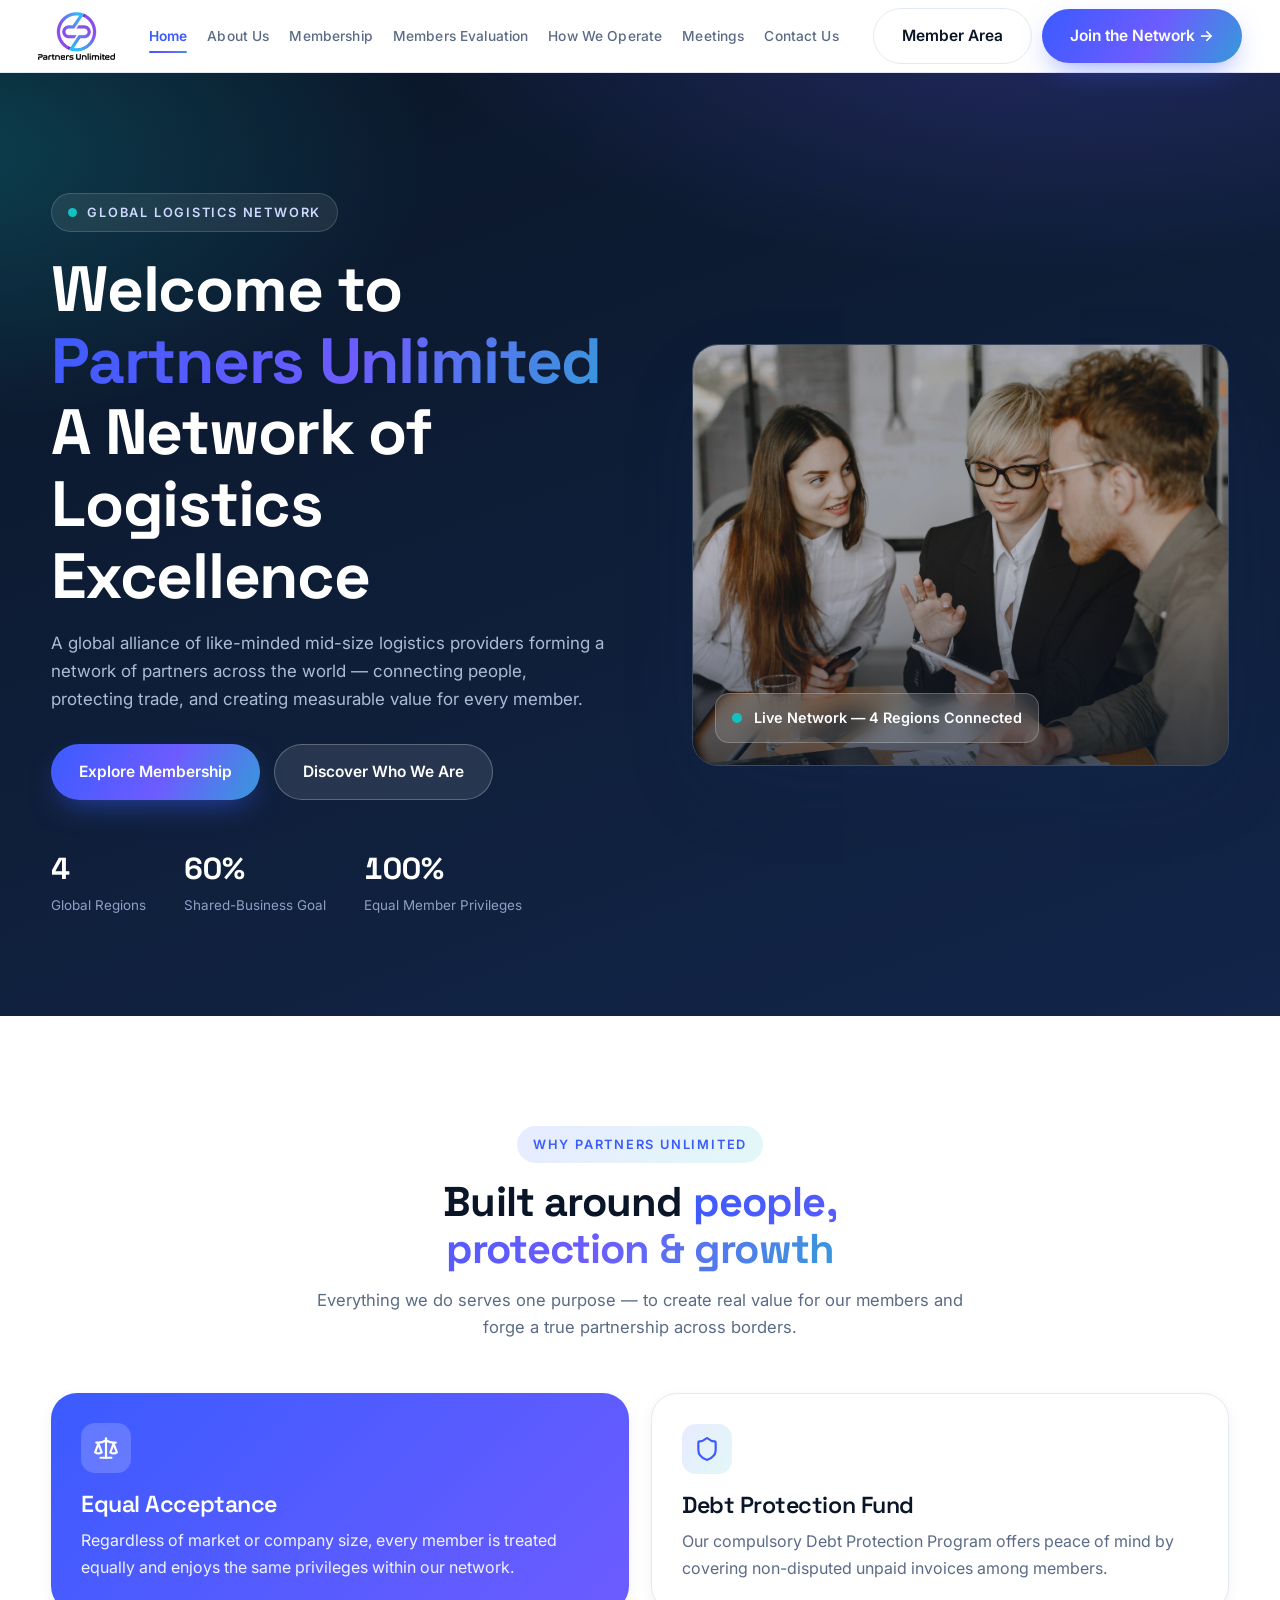
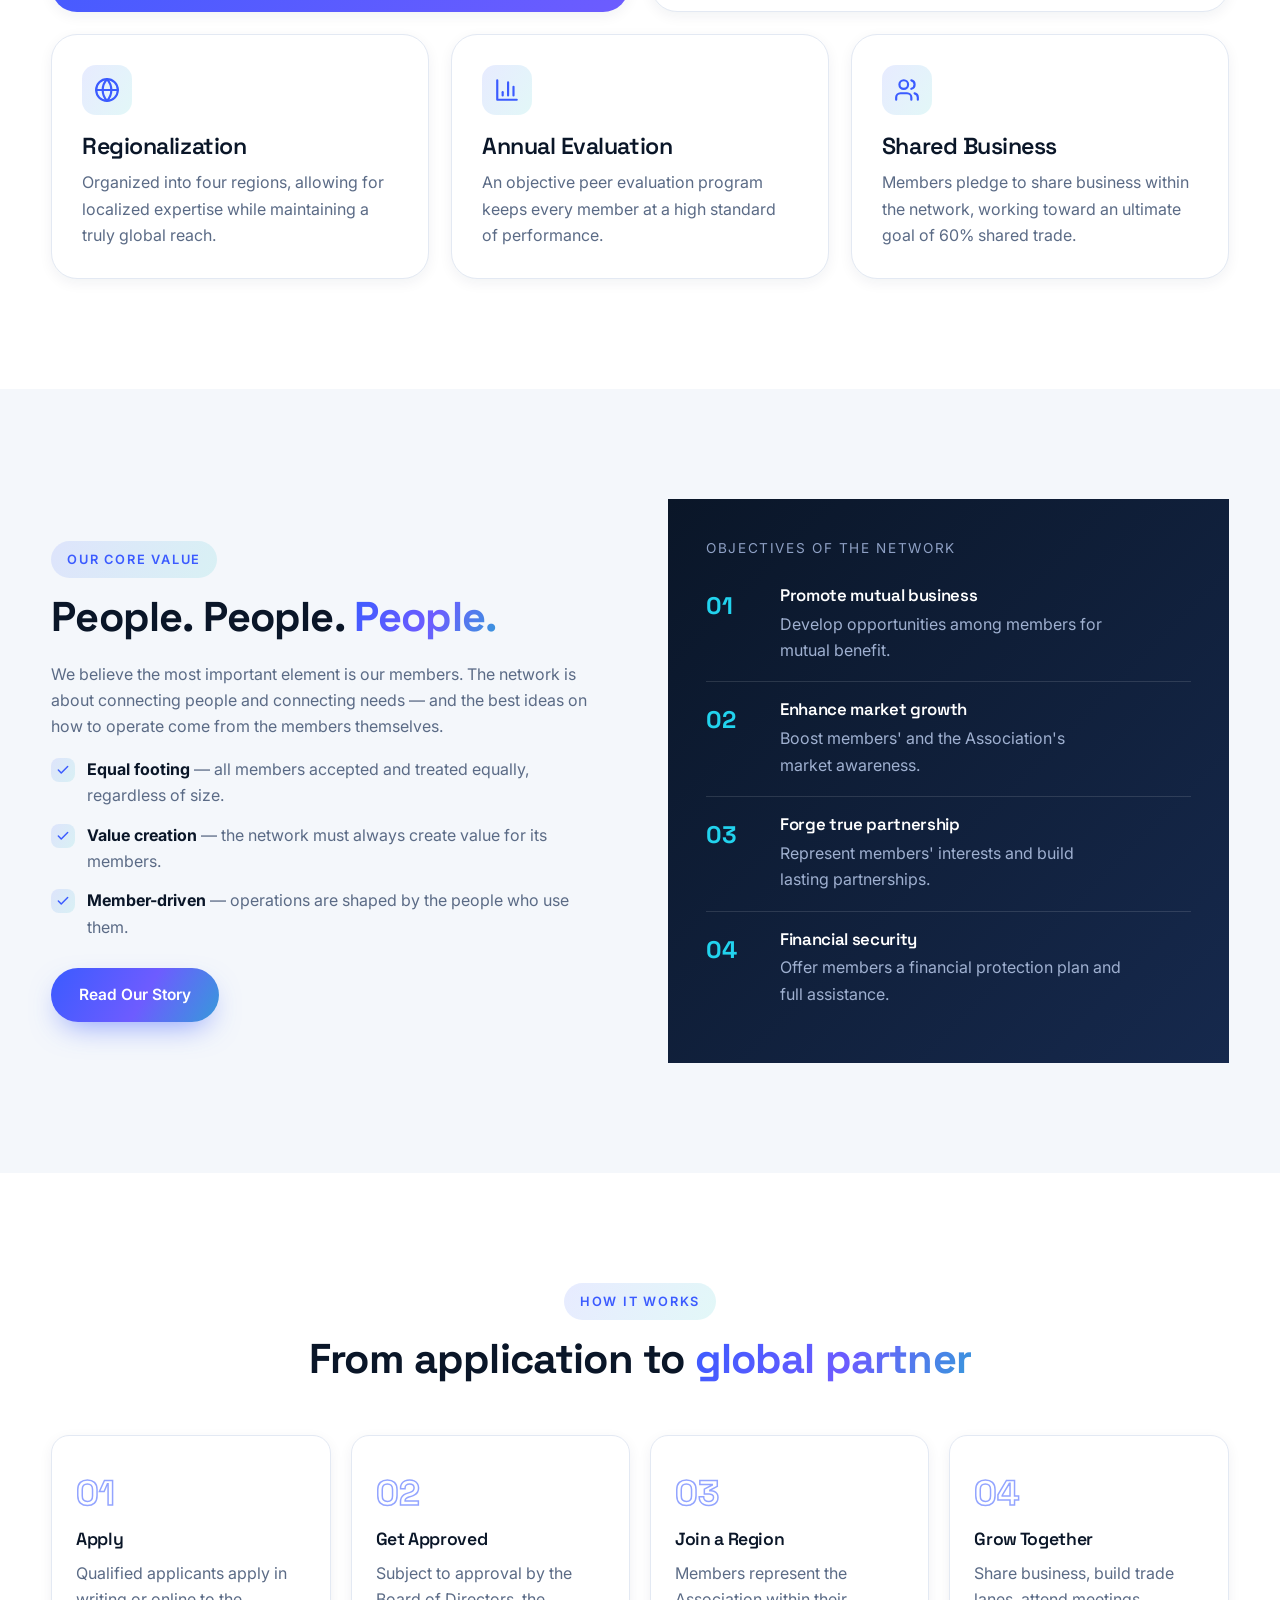
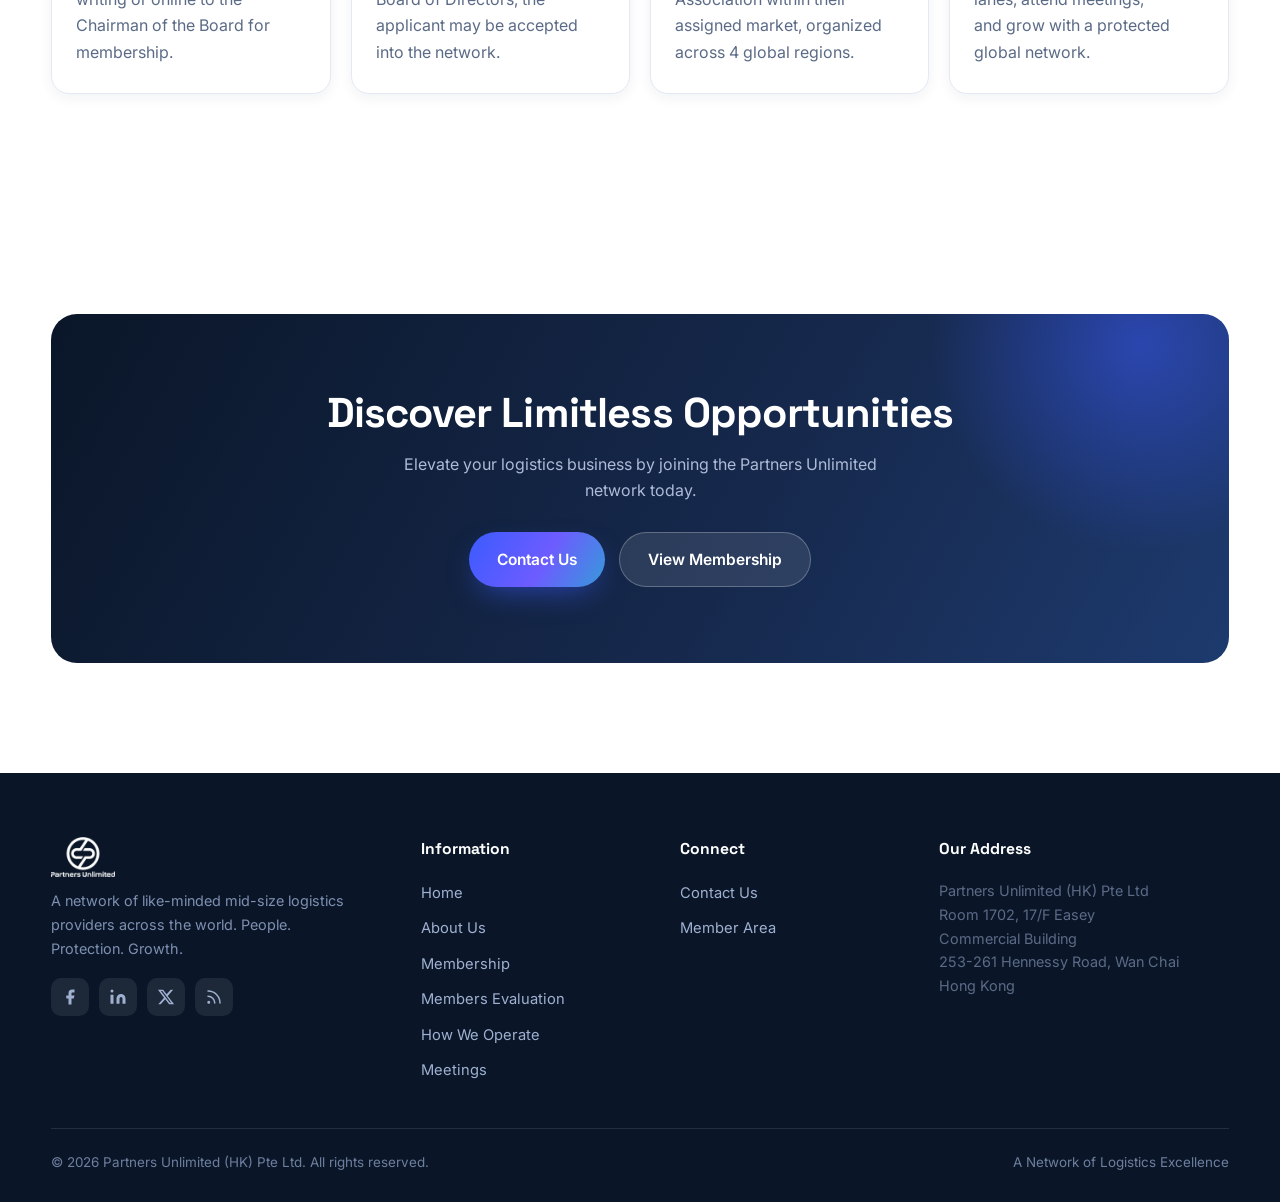
<file: index.html>
<!DOCTYPE html>
<html lang="en">
<head>
<meta charset="UTF-8">
<meta name="viewport" content="width=device-width, initial-scale=1.0">
<title>Partners Unlimited — A Network of Logistics Excellence</title>
<meta name="description" content="Partners Unlimited is a global network of like-minded mid-size logistics providers. Connect, protect and grow your freight forwarding business across the world.">
<meta name="theme-color" content="#0a1628">
<link rel="preconnect" href="https://fonts.googleapis.com">
<link rel="preconnect" href="https://fonts.gstatic.com" crossorigin>
<link href="https://fonts.googleapis.com/css2?family=Inter:wght@400;500;600;700&family=Space+Grotesk:wght@500;600;700&display=swap" rel="stylesheet">
<link rel="stylesheet" href="assets/styles.css">
<link rel="icon" href="data:image/svg+xml,<svg xmlns='http://www.w3.org/2000/svg' viewBox='0 0 100 100'><rect width='100' height='100' rx='22' fill='%233b5bff'/><text x='50' y='68' font-size='52' fill='white' text-anchor='middle' font-family='Arial' font-weight='bold'>PU</text></svg>">
</head>
<body>
<a class="skip-link" href="#main">Skip to main content</a>

<!-- ===== Header ===== -->
<header class="nav">
  <div class="nav-inner">
    <a class="brand" href="index.html" aria-label="Partners Unlimited home"><img src="assets/img/logo.png" alt="Partners Unlimited logo" width="220" height="44"></a>
    <nav class="nav-links" id="navLinks">
      <a href="index.html" class="active">Home</a>
      <a href="about.html">About Us</a>
      <a href="membership.html">Membership</a>
      <a href="evaluation.html">Members Evaluation</a>
      <a href="operate.html">How We Operate</a>
      <a href="meetings.html">Meetings</a>
      <a href="contact.html">Contact Us</a>
    </nav>
    <div class="nav-cta">
      <a class="btn btn-ghost" href="https://members.partnersunlimited.net/" target="_blank" rel="noopener">Member Area</a>
      <a class="btn btn-primary" href="contact.html">Join the Network →</a>
      <button class="burger" aria-label="Menu"><svg class="i" aria-hidden="true"><use href="assets/icons.svg#menu"/></svg></button>
    </div>
  </div>
</header>

<!-- ===== Hero ===== -->
<main id="main">
<section class="hero">
  <div class="wrap hero-grid">
    <div class="reveal">
      <span class="eyebrow"><svg width="9" height="9" aria-hidden="true" style="color:var(--accent)"><circle cx="4.5" cy="4.5" r="4.5" fill="currentColor"/></svg> Global Logistics Network</span>
      <h1 style="margin:22px 0 18px">Welcome to <span class="grad-text">Partners Unlimited</span><br>A Network of Logistics Excellence</h1>
      <p>A global alliance of like-minded mid-size logistics providers forming a network of partners across the world — connecting people, protecting trade, and creating measurable value for every member.</p>
      <div class="hero-actions">
        <a class="btn btn-primary" href="membership.html">Explore Membership</a>
        <a class="btn btn-ghost" style="background:rgba(255,255,255,.1);color:#fff;border-color:rgba(255,255,255,.25)" href="about.html">Discover Who We Are</a>
      </div>
      <div class="hero-stats">
        <div><div class="num">4</div><div class="lbl">Global Regions</div></div>
        <div><div class="num">60%</div><div class="lbl">Shared-Business Goal</div></div>
        <div><div class="num">100%</div><div class="lbl">Equal Member Privileges</div></div>
      </div>
    </div>
    <div class="reveal">
      <figure class="hero-visual">
        <img src="assets/img/team.jpg" alt="Partners Unlimited members collaborating at a network meeting" width="640" height="420" fetchpriority="high">
        <div class="hero-badge"><span class="pulse-dot" aria-hidden="true"></span>Live Network — 4 Regions Connected</div>
      </figure>
    </div>
  </div>
</section>

<!-- ===== Why join (Bento) ===== -->
<section>
  <div class="wrap">
    <div class="sec-head reveal">
      <span class="eyebrow">Why Partners Unlimited</span>
      <h2 style="margin-top:16px">Built around <span class="grad-text">people, protection & growth</span></h2>
      <p>Everything we do serves one purpose — to create real value for our members and forge a true partnership across borders.</p>
    </div>
    <div class="bento">
      <div class="card span-6 card-accent reveal">
        <div class="icon"><svg class="i" aria-hidden="true"><use href="assets/icons.svg#scale"/></svg></div>
        <h3>Equal Acceptance</h3>
        <p style="margin-top:10px;opacity:.92">Regardless of market or company size, every member is treated equally and enjoys the same privileges within our network.</p>
      </div>
      <div class="card span-6 reveal">
        <div class="icon"><svg class="i" aria-hidden="true"><use href="assets/icons.svg#shield"/></svg></div>
        <h3>Debt Protection Fund</h3>
        <p style="margin-top:10px">Our compulsory Debt Protection Program offers peace of mind by covering non-disputed unpaid invoices among members.</p>
      </div>
      <div class="card span-4 reveal">
        <div class="icon"><svg class="i" aria-hidden="true"><use href="assets/icons.svg#globe"/></svg></div>
        <h3>Regionalization</h3>
        <p style="margin-top:10px">Organized into four regions, allowing for localized expertise while maintaining a truly global reach.</p>
      </div>
      <div class="card span-4 reveal">
        <div class="icon"><svg class="i" aria-hidden="true"><use href="assets/icons.svg#chart"/></svg></div>
        <h3>Annual Evaluation</h3>
        <p style="margin-top:10px">An objective peer evaluation program keeps every member at a high standard of performance.</p>
      </div>
      <div class="card span-4 reveal">
        <div class="icon"><svg class="i" aria-hidden="true"><use href="assets/icons.svg#users"/></svg></div>
        <h3>Shared Business</h3>
        <p style="margin-top:10px">Members pledge to share business within the network, working toward an ultimate goal of 60% shared trade.</p>
      </div>
    </div>
  </div>
</section>

<!-- ===== Core value split ===== -->
<section style="background:var(--bg-soft)">
  <div class="wrap split">
    <div class="reveal">
      <span class="eyebrow">Our Core Value</span>
      <h2 style="margin:16px 0 20px">People. People. <span class="grad-text">People.</span></h2>
      <p>We believe the most important element is our members. The network is about connecting people and connecting needs — and the best ideas on how to operate come from the members themselves.</p>
      <ul class="check-list">
        <li><span class="tic"><svg class="i i-sm" aria-hidden="true"><use href="assets/icons.svg#check"/></svg></span><div><b>Equal footing</b> — all members accepted and treated equally, regardless of size.</div></li>
        <li><span class="tic"><svg class="i i-sm" aria-hidden="true"><use href="assets/icons.svg#check"/></svg></span><div><b>Value creation</b> — the network must always create value for its members.</div></li>
        <li><span class="tic"><svg class="i i-sm" aria-hidden="true"><use href="assets/icons.svg#check"/></svg></span><div><b>Member-driven</b> — operations are shaped by the people who use them.</div></li>
      </ul>
      <a class="btn btn-primary" style="margin-top:28px" href="about.html">Read Our Story</a>
    </div>
    <div class="reveal">
      <div class="glass-card" style="background:linear-gradient(135deg,#0a1628,#16294d);padding:38px;border:none">
        <div style="color:#8ea0c4;font-size:.85rem;letter-spacing:.12em;text-transform:uppercase">Objectives of the Network</div>
        <div class="row-list" style="margin-top:8px">
          <div class="row-item" style="border-bottom-color:rgba(255,255,255,.12);padding:18px 0">
            <div class="row-num" style="color:var(--accent-2)">01</div>
            <div><h3 style="color:#fff;font-size:1.05rem;margin:0">Promote mutual business</h3><p style="color:#9fb0d0;margin:6px 0 0">Develop opportunities among members for mutual benefit.</p></div>
          </div>
          <div class="row-item" style="border-bottom-color:rgba(255,255,255,.12);padding:18px 0">
            <div class="row-num" style="color:var(--accent-2)">02</div>
            <div><h3 style="color:#fff;font-size:1.05rem;margin:0">Enhance market growth</h3><p style="color:#9fb0d0;margin:6px 0 0">Boost members' and the Association's market awareness.</p></div>
          </div>
          <div class="row-item" style="border-bottom-color:rgba(255,255,255,.12);padding:18px 0">
            <div class="row-num" style="color:var(--accent-2)">03</div>
            <div><h3 style="color:#fff;font-size:1.05rem;margin:0">Forge true partnership</h3><p style="color:#9fb0d0;margin:6px 0 0">Represent members' interests and build lasting partnerships.</p></div>
          </div>
          <div class="row-item" style="border-bottom-color:rgba(255,255,255,.12);padding:18px 0">
            <div class="row-num" style="color:var(--accent-2)">04</div>
            <div><h3 style="color:#fff;font-size:1.05rem;margin:0">Financial security</h3><p style="color:#9fb0d0;margin:6px 0 0">Offer members a financial protection plan and full assistance.</p></div>
          </div>
        </div>
      </div>
    </div>
  </div>
</section>

<!-- ===== How it works ===== -->
<section>
  <div class="wrap">
    <div class="sec-head reveal">
      <span class="eyebrow">How It Works</span>
      <h2 style="margin-top:16px">From application to <span class="grad-text">global partner</span></h2>
    </div>
    <div class="steps">
      <div class="step reveal"><h3>Apply</h3><p>Qualified applicants apply in writing or online to the Chairman of the Board for membership.</p></div>
      <div class="step reveal"><h3>Get Approved</h3><p>Subject to approval by the Board of Directors, the applicant may be accepted into the network.</p></div>
      <div class="step reveal"><h3>Join a Region</h3><p>Members represent the Association within their assigned market, organized across 4 global regions.</p></div>
      <div class="step reveal"><h3>Grow Together</h3><p>Share business, build trade lanes, attend meetings, and grow with a protected global network.</p></div>
    </div>
  </div>
</section>

<!-- ===== CTA Band ===== -->
<section>
  <div class="wrap">
    <div class="cta-band reveal">
      <h2>Discover Limitless Opportunities</h2>
      <p>Elevate your logistics business by joining the Partners Unlimited network today.</p>
      <div style="display:flex;gap:14px;justify-content:center;flex-wrap:wrap">
        <a class="btn btn-primary" href="contact.html">Contact Us</a>
        <a class="btn btn-ghost" style="background:rgba(255,255,255,.1);color:#fff;border-color:rgba(255,255,255,.25)" href="membership.html">View Membership</a>
      </div>
    </div>
  </div>
</section>

</main>
<!-- ===== Footer ===== -->
<footer>
  <div class="wrap">
    <div class="foot-grid">
      <div class="foot-brand">
        <img class="foot-logo" src="assets/img/logo.png" alt="" width="200" height="40" aria-hidden="true">
        <p>A network of like-minded mid-size logistics providers across the world. People. Protection. Growth.</p>
        <div class="socials" style="margin-top:18px">
          <a href="#" aria-label="Facebook"><svg class="i" aria-hidden="true"><use href="assets/icons.svg#facebook"/></svg></a><a href="#" aria-label="Instagram"><svg class="i" aria-hidden="true"><use href="assets/icons.svg#linkedin"/></svg></a><a href="#" aria-label="Twitter"><svg class="i" aria-hidden="true"><use href="assets/icons.svg#twitter"/></svg></a><a href="#" aria-label="RSS feed"><svg class="i" aria-hidden="true"><use href="assets/icons.svg#rss"/></svg></a>
        </div>
      </div>
      <div>
        <h5>Information</h5>
        <ul><li><a href="index.html">Home</a></li><li><a href="about.html">About Us</a></li><li><a href="membership.html">Membership</a></li><li><a href="evaluation.html">Members Evaluation</a></li><li><a href="operate.html">How We Operate</a></li><li><a href="meetings.html">Meetings</a></li></ul>
      </div>
      <div>
        <h5>Connect</h5>
        <ul><li><a href="contact.html">Contact Us</a></li><li><a href="https://members.partnersunlimited.net/" target="_blank" rel="noopener">Member Area</a></li></ul>
      </div>
      <div>
        <h5>Our Address</h5>
        <p style="font-size:.9rem">Partners Unlimited (HK) Pte Ltd<br>Room 1702, 17/F Easey Commercial Building<br>253-261 Hennessy Road, Wan Chai<br>Hong Kong</p>
      </div>
    </div>
    <div class="foot-bottom">
      <span>© 2026 Partners Unlimited (HK) Pte Ltd. All rights reserved.</span>
      <span>A Network of Logistics Excellence</span>
    </div>
  </div>
</footer>

<script src="assets/app.js"></script>
</body>
</html>
</file>
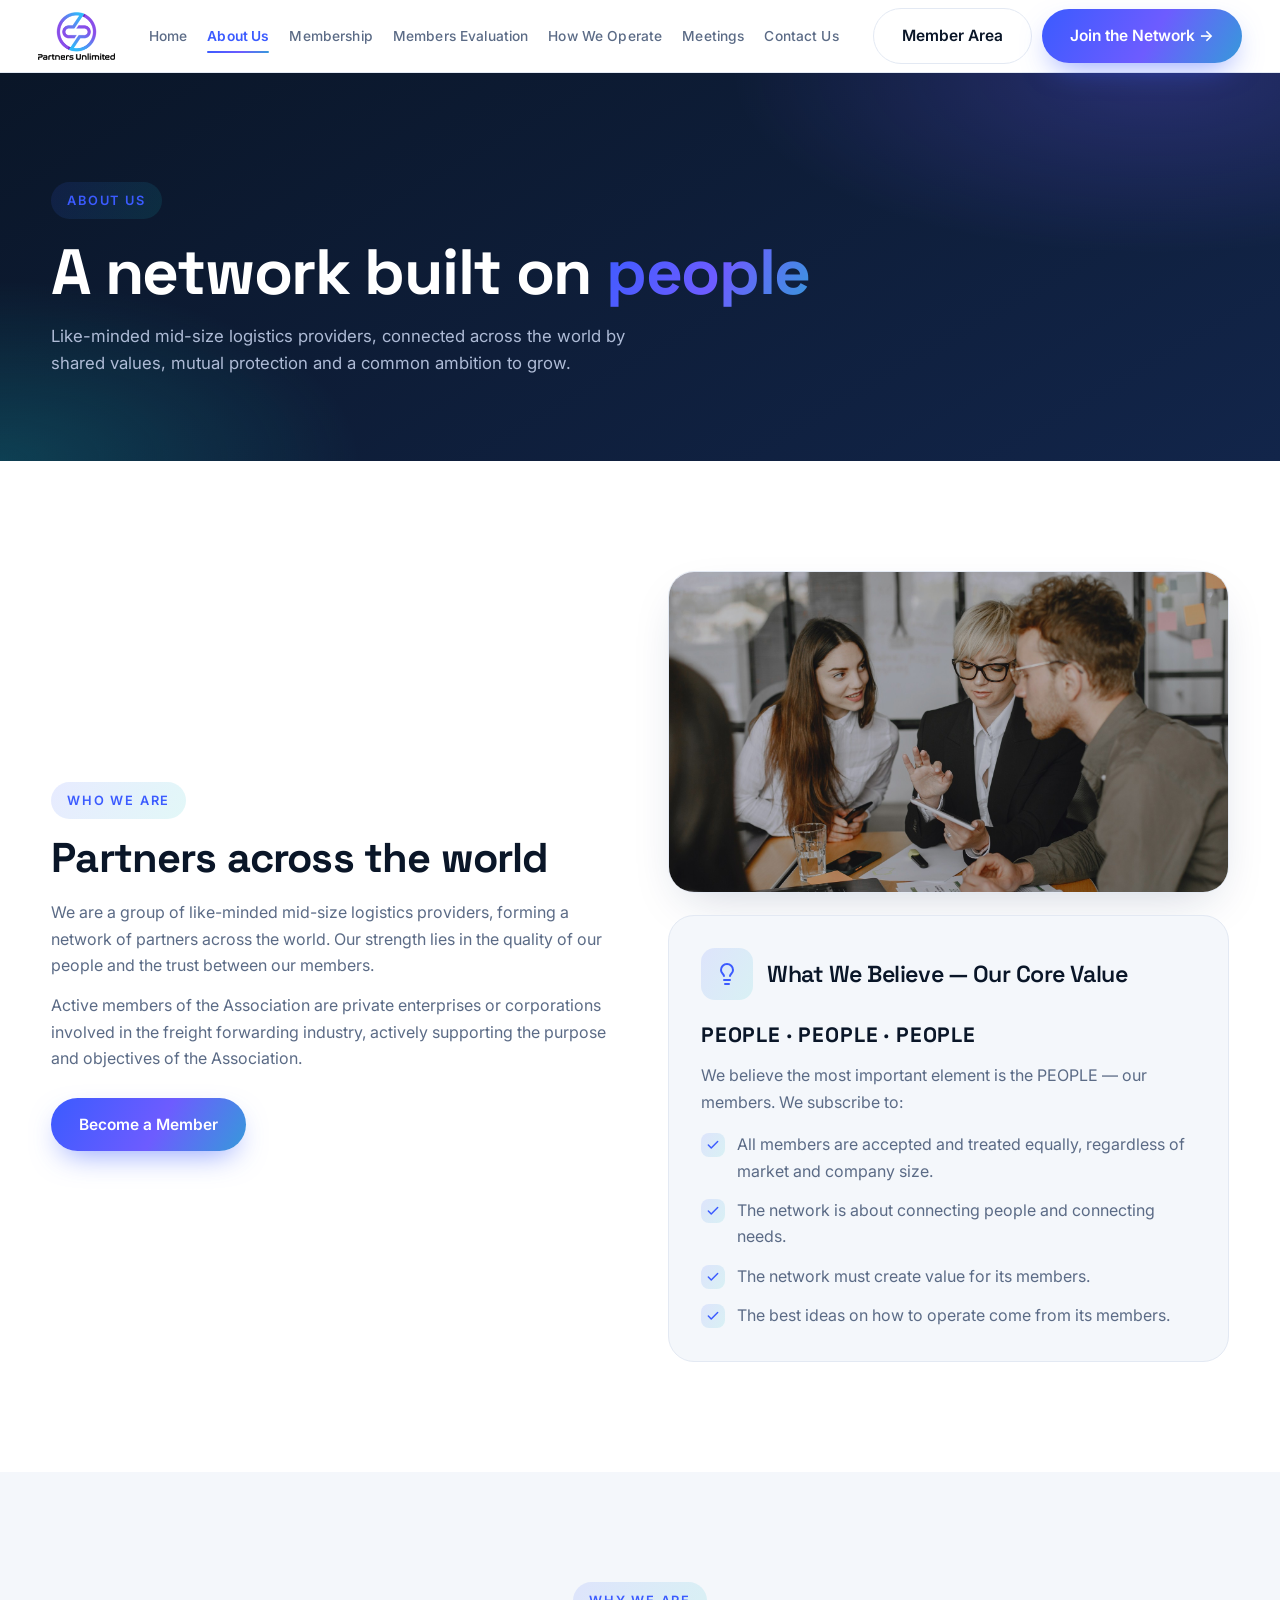
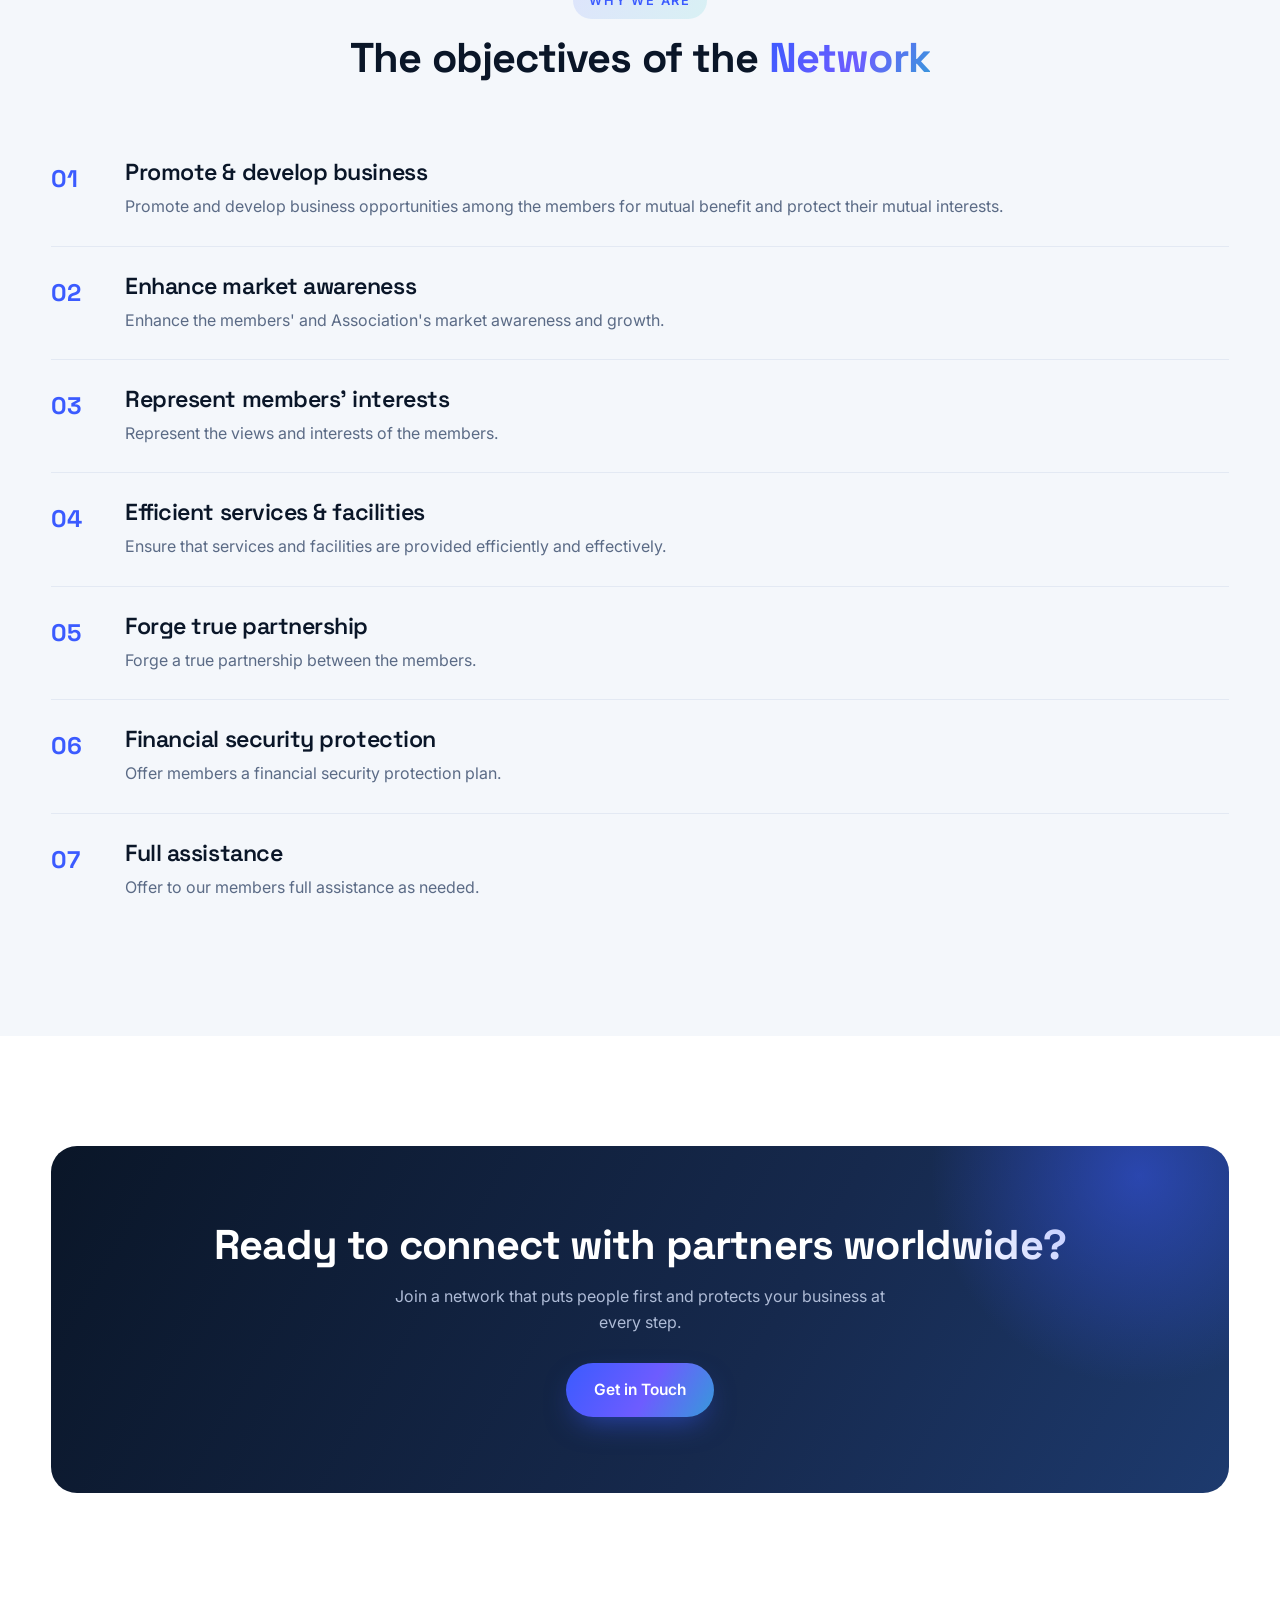
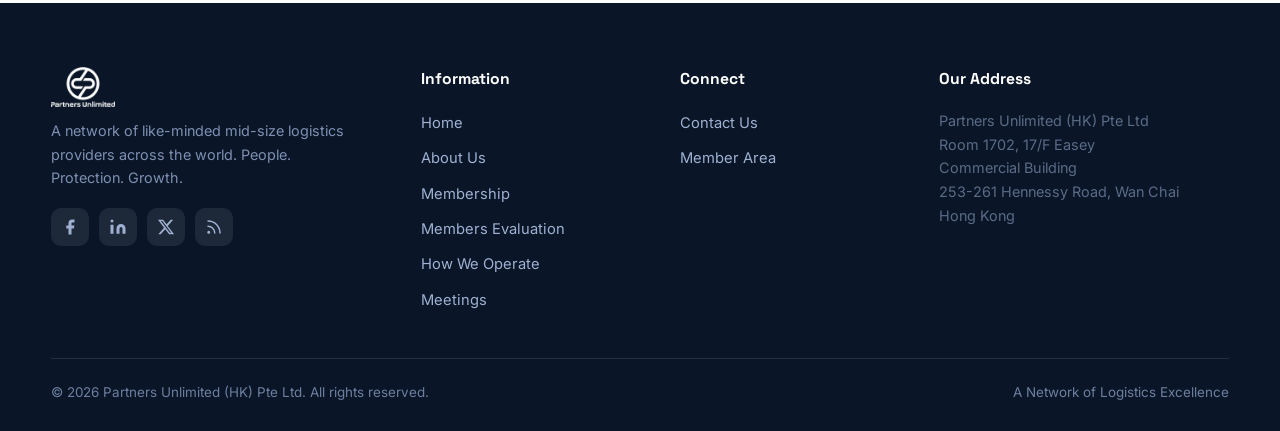
<file: about.html>
<!DOCTYPE html>
<html lang="en">
<head>
<meta charset="UTF-8">
<meta name="viewport" content="width=device-width, initial-scale=1.0">
<title>About Us — Partners Unlimited</title>
<meta name="theme-color" content="#0a1628">
<meta name="description" content="We are a group of like-minded mid-size logistics providers forming a network of partners across the world.">
<link rel="preconnect" href="https://fonts.googleapis.com"><link rel="preconnect" href="https://fonts.gstatic.com" crossorigin>
<link href="https://fonts.googleapis.com/css2?family=Inter:wght@400;500;600;700&family=Space+Grotesk:wght@500;600;700&display=swap" rel="stylesheet">
<link rel="stylesheet" href="assets/styles.css">
<link rel="icon" href="data:image/svg+xml,<svg xmlns='http://www.w3.org/2000/svg' viewBox='0 0 100 100'><rect width='100' height='100' rx='22' fill='%233b5bff'/><text x='50' y='68' font-size='52' fill='white' text-anchor='middle' font-family='Arial' font-weight='bold'>PU</text></svg>">
</head>
<body>
<a class="skip-link" href="#main">Skip to main content</a>

<header class="nav">
  <div class="nav-inner">
    <a class="brand" href="index.html" aria-label="Partners Unlimited home"><img src="assets/img/logo.png" alt="Partners Unlimited logo" width="220" height="44"></a>
    <nav class="nav-links" id="navLinks">
      <a href="index.html">Home</a><a href="about.html" class="active">About Us</a><a href="membership.html">Membership</a><a href="evaluation.html">Members Evaluation</a><a href="operate.html">How We Operate</a><a href="meetings.html">Meetings</a><a href="contact.html">Contact Us</a>
    </nav>
    <div class="nav-cta">
      <a class="btn btn-ghost" href="https://members.partnersunlimited.net/" target="_blank" rel="noopener">Member Area</a>
      <a class="btn btn-primary" href="contact.html">Join the Network →</a>
      <button class="burger" aria-label="Menu"><svg class="i" aria-hidden="true"><use href="assets/icons.svg#menu"/></svg></button>
    </div>
  </div>
</header>

<main id="main">

<section class="page-banner">
  <div class="wrap reveal">
    <span class="eyebrow">About Us</span>
    <h1 style="margin:18px 0 6px">A network built on <span class="grad-text">people</span></h1>
    <p>Like-minded mid-size logistics providers, connected across the world by shared values, mutual protection and a common ambition to grow.</p>
  </div>
</section>

<section>
  <div class="wrap split">
    <div class="reveal">
      <span class="eyebrow">Who We Are</span>
      <h2 style="margin:16px 0 18px">Partners across the world</h2>
      <p>We are a group of like-minded mid-size logistics providers, forming a network of partners across the world. Our strength lies in the quality of our people and the trust between our members.</p>
      <p style="margin-top:14px">Active members of the Association are private enterprises or corporations involved in the freight forwarding industry, actively supporting the purpose and objectives of the Association.</p>
      <a class="btn btn-primary" style="margin-top:26px" href="membership.html">Become a Member</a>
    </div>
    <div class="reveal">
      <div class="panel-img" style="margin-bottom:22px">
        <img src="assets/img/team.jpg" alt="Partners Unlimited members collaborating around a table" width="640" height="420" loading="lazy">
      </div>
      <div class="panel">
        <div style="display:flex;align-items:center;gap:14px;margin-bottom:18px">
          <div class="icon" style="width:52px;height:52px;border-radius:14px;display:grid;place-items:center;background:var(--grad-soft);color:var(--primary)"><svg class="i" aria-hidden="true"><use href="assets/icons.svg#bulb"/></svg></div>
          <h3 style="margin:0">What We Believe — Our Core Value</h3>
        </div>
        <p style="font-size:1.3rem;font-weight:700;color:var(--ink);font-family:'Space Grotesk';letter-spacing:.04em">PEOPLE · PEOPLE · PEOPLE</p>
        <p style="margin-top:10px">We believe the most important element is the PEOPLE — our members. We subscribe to:</p>
        <ul class="check-list">
          <li><span class="tic"><svg class="i i-sm" aria-hidden="true"><use href="assets/icons.svg#check"/></svg></span>All members are accepted and treated equally, regardless of market and company size.</li>
          <li><span class="tic"><svg class="i i-sm" aria-hidden="true"><use href="assets/icons.svg#check"/></svg></span>The network is about connecting people and connecting needs.</li>
          <li><span class="tic"><svg class="i i-sm" aria-hidden="true"><use href="assets/icons.svg#check"/></svg></span>The network must create value for its members.</li>
          <li><span class="tic"><svg class="i i-sm" aria-hidden="true"><use href="assets/icons.svg#check"/></svg></span>The best ideas on how to operate come from its members.</li>
        </ul>
      </div>
    </div>
  </div>
</section>

<section style="background:var(--bg-soft)">
  <div class="wrap">
    <div class="sec-head reveal">
      <span class="eyebrow">Why We Are</span>
      <h2 style="margin-top:16px">The objectives of the <span class="grad-text">Network</span></h2>
    </div>
    <div class="row-list">
      <div class="row-item reveal"><div class="row-num">01</div><div><h3>Promote & develop business</h3><p>Promote and develop business opportunities among the members for mutual benefit and protect their mutual interests.</p></div></div>
      <div class="row-item reveal"><div class="row-num">02</div><div><h3>Enhance market awareness</h3><p>Enhance the members' and Association's market awareness and growth.</p></div></div>
      <div class="row-item reveal"><div class="row-num">03</div><div><h3>Represent members' interests</h3><p>Represent the views and interests of the members.</p></div></div>
      <div class="row-item reveal"><div class="row-num">04</div><div><h3>Efficient services & facilities</h3><p>Ensure that services and facilities are provided efficiently and effectively.</p></div></div>
      <div class="row-item reveal"><div class="row-num">05</div><div><h3>Forge true partnership</h3><p>Forge a true partnership between the members.</p></div></div>
      <div class="row-item reveal"><div class="row-num">06</div><div><h3>Financial security protection</h3><p>Offer members a financial security protection plan.</p></div></div>
      <div class="row-item reveal"><div class="row-num">07</div><div><h3>Full assistance</h3><p>Offer to our members full assistance as needed.</p></div></div>
    </div>
  </div>
</section>

<section>
  <div class="wrap">
    <div class="cta-band reveal">
      <h2>Ready to connect with partners worldwide?</h2>
      <p>Join a network that puts people first and protects your business at every step.</p>
      <a class="btn btn-primary" href="contact.html">Get in Touch</a>
    </div>
  </div>
</section>

</main>

<footer>
  <div class="wrap">
    <div class="foot-grid">
      <div class="foot-brand">
        <img class="foot-logo" src="assets/img/logo.png" alt="" width="200" height="40" aria-hidden="true">
        <p>A network of like-minded mid-size logistics providers across the world. People. Protection. Growth.</p>
        <div class="socials" style="margin-top:18px"><a href="#" aria-label="Facebook"><svg class="i" aria-hidden="true"><use href="assets/icons.svg#facebook"/></svg></a><a href="#" aria-label="Social"><svg class="i" aria-hidden="true"><use href="assets/icons.svg#linkedin"/></svg></a><a href="#" aria-label="X"><svg class="i" aria-hidden="true"><use href="assets/icons.svg#twitter"/></svg></a><a href="#" aria-label="Feed"><svg class="i" aria-hidden="true"><use href="assets/icons.svg#rss"/></svg></a></div>
      </div>
      <div><h5>Information</h5><ul><li><a href="index.html">Home</a></li><li><a href="about.html">About Us</a></li><li><a href="membership.html">Membership</a></li><li><a href="evaluation.html">Members Evaluation</a></li><li><a href="operate.html">How We Operate</a></li><li><a href="meetings.html">Meetings</a></li></ul></div>
      <div><h5>Connect</h5><ul><li><a href="contact.html">Contact Us</a></li><li><a href="https://members.partnersunlimited.net/" target="_blank" rel="noopener">Member Area</a></li></ul></div>
      <div><h5>Our Address</h5><p style="font-size:.9rem">Partners Unlimited (HK) Pte Ltd<br>Room 1702, 17/F Easey Commercial Building<br>253-261 Hennessy Road, Wan Chai<br>Hong Kong</p></div>
    </div>
    <div class="foot-bottom"><span>© 2026 Partners Unlimited (HK) Pte Ltd. All rights reserved.</span><span>A Network of Logistics Excellence</span></div>
  </div>
</footer>
<script src="assets/app.js"></script>
</body>
</html>
</file>
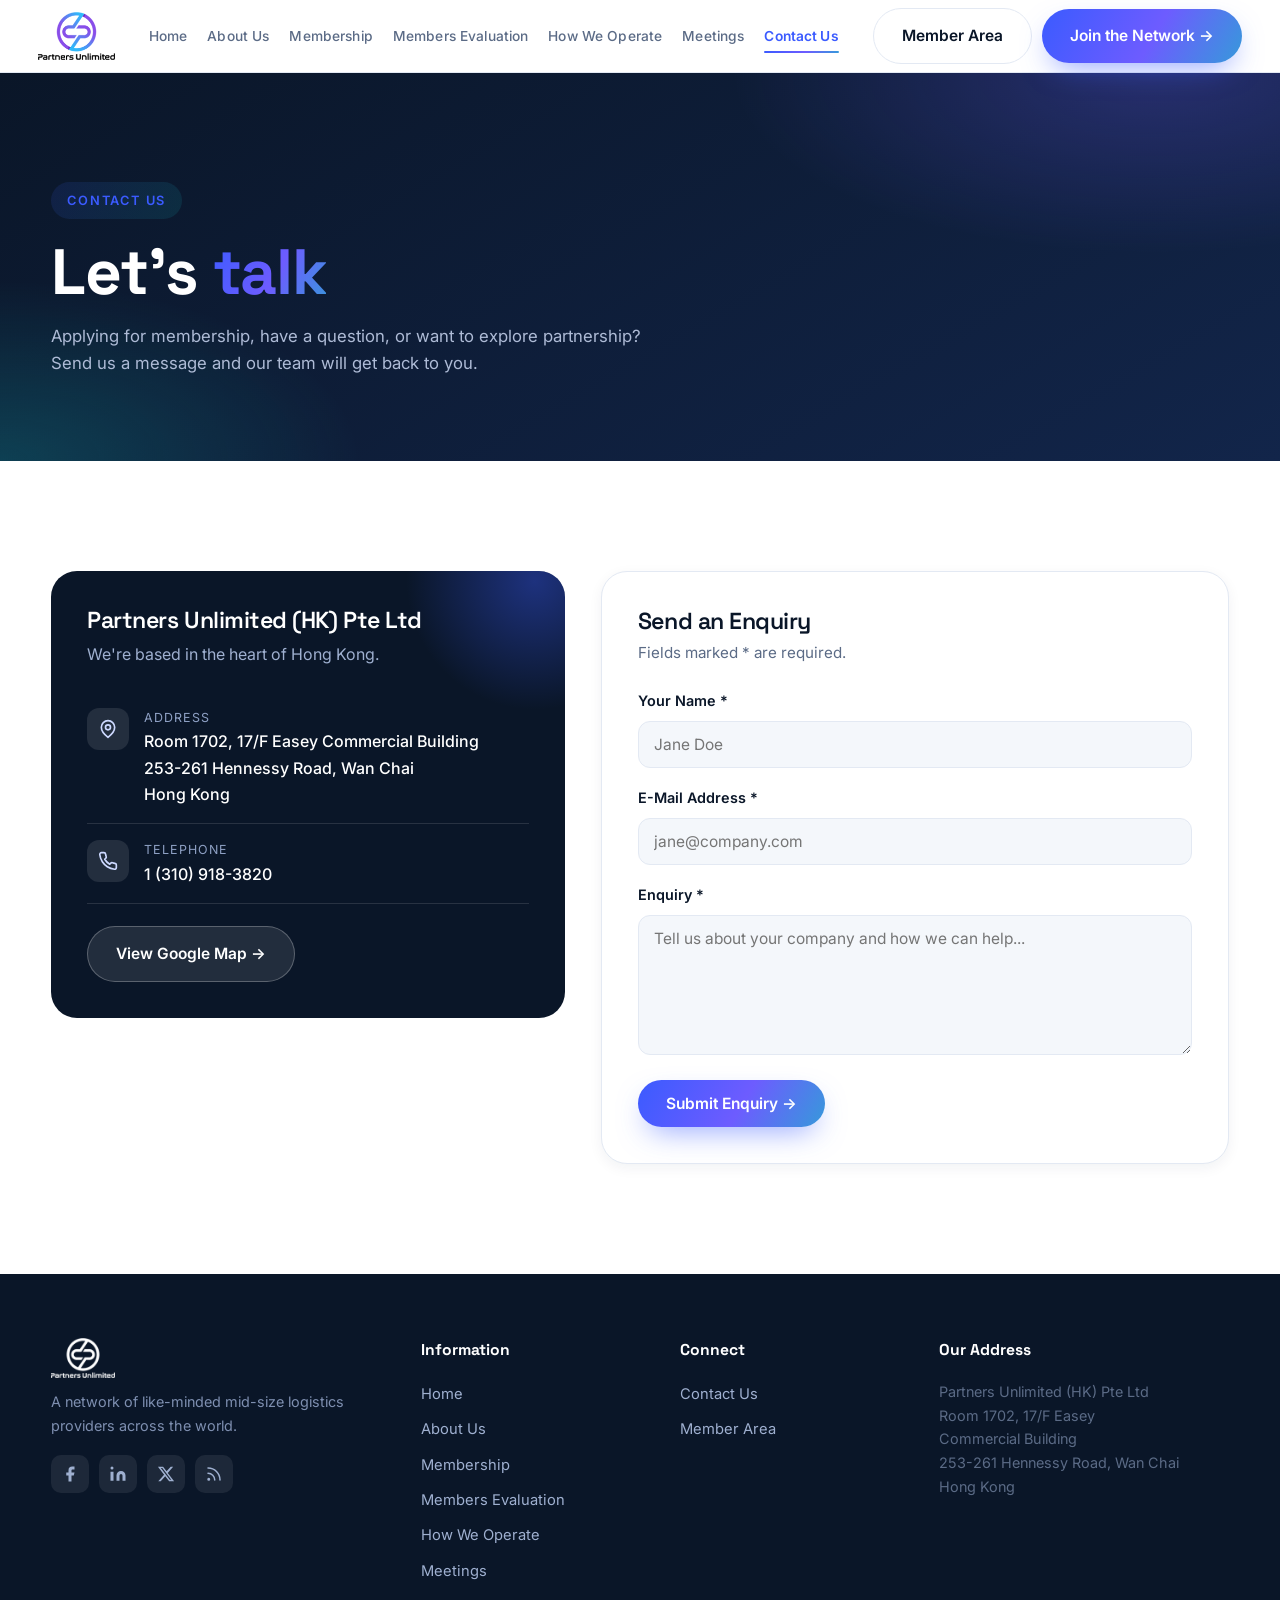
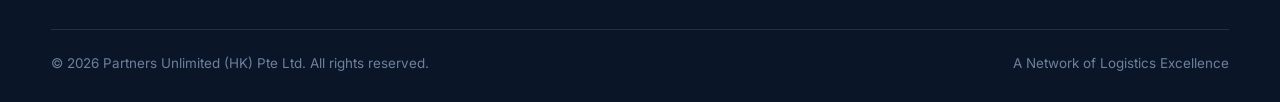
<file: contact.html>
<!DOCTYPE html>
<html lang="en">
<head>
<meta charset="UTF-8">
<meta name="viewport" content="width=device-width, initial-scale=1.0">
<title>Contact Us — Partners Unlimited</title>
<meta name="theme-color" content="#0a1628">
<meta name="description" content="Get in touch with Partners Unlimited (HK) Pte Ltd. Apply for membership or send an enquiry.">
<link rel="preconnect" href="https://fonts.googleapis.com"><link rel="preconnect" href="https://fonts.gstatic.com" crossorigin>
<link href="https://fonts.googleapis.com/css2?family=Inter:wght@400;500;600;700&family=Space+Grotesk:wght@500;600;700&display=swap" rel="stylesheet">
<link rel="stylesheet" href="assets/styles.css">
<link rel="icon" href="data:image/svg+xml,<svg xmlns='http://www.w3.org/2000/svg' viewBox='0 0 100 100'><rect width='100' height='100' rx='22' fill='%233b5bff'/><text x='50' y='68' font-size='52' fill='white' text-anchor='middle' font-family='Arial' font-weight='bold'>PU</text></svg>">
</head>
<body>
<a class="skip-link" href="#main">Skip to main content</a>

<header class="nav">
  <div class="nav-inner">
    <a class="brand" href="index.html" aria-label="Partners Unlimited home"><img src="assets/img/logo.png" alt="Partners Unlimited logo" width="220" height="44"></a>
    <nav class="nav-links" id="navLinks">
      <a href="index.html">Home</a><a href="about.html">About Us</a><a href="membership.html">Membership</a><a href="evaluation.html">Members Evaluation</a><a href="operate.html">How We Operate</a><a href="meetings.html">Meetings</a><a href="contact.html" class="active">Contact Us</a>
    </nav>
    <div class="nav-cta">
      <a class="btn btn-ghost" href="https://members.partnersunlimited.net/" target="_blank" rel="noopener">Member Area</a>
      <a class="btn btn-primary" href="contact.html">Join the Network →</a>
      <button class="burger" aria-label="Menu"><svg class="i" aria-hidden="true"><use href="assets/icons.svg#menu"/></svg></button>
    </div>
  </div>
</header>

<main id="main">

<section class="page-banner">
  <div class="wrap reveal">
    <span class="eyebrow">Contact Us</span>
    <h1 style="margin:18px 0 6px">Let's <span class="grad-text">talk</span></h1>
    <p>Applying for membership, have a question, or want to explore partnership? Send us a message and our team will get back to you.</p>
  </div>
</section>

<section>
  <div class="wrap contact-grid">
    <div class="reveal">
      <div class="info-card">
        <h3>Partners Unlimited (HK) Pte Ltd</h3>
        <p style="color:#9fb0d0;margin-top:8px">We're based in the heart of Hong Kong.</p>
        <div class="item" style="margin-top:24px">
          <div class="ic"><svg class="i" aria-hidden="true"><use href="assets/icons.svg#pin"/></svg></div>
          <div><div class="lbl">Address</div><div class="val">Room 1702, 17/F Easey Commercial Building<br>253-261 Hennessy Road, Wan Chai<br>Hong Kong</div></div>
        </div>
        <div class="item">
          <div class="ic"><svg class="i" aria-hidden="true"><use href="assets/icons.svg#phone"/></svg></div>
          <div><div class="lbl">Telephone</div><div class="val">1 (310) 918-3820</div></div>
        </div>
        <a class="btn btn-ghost" style="background:rgba(255,255,255,.1);color:#fff;border-color:rgba(255,255,255,.25);margin-top:22px" href="https://maps.google.com/maps?q=253-261+Hennessy+Road+Wan+Chai+Hong+Kong&hl=en-gb&t=m&z=15" target="_blank" rel="noopener">View Google Map →</a>
      </div>
    </div>
    <div class="reveal">
      <form class="form-card" onsubmit="handleSubmit(event)">
        <h3>Send an Enquiry</h3>
        <p style="margin:6px 0 24px;font-size:.95rem">Fields marked * are required.</p>
        <div class="field"><label for="name">Your Name *</label><input id="name" type="text" name="name" autocomplete="name" required placeholder="Jane Doe"></div>
        <div class="field"><label for="email">E-Mail Address *</label><input id="email" type="email" name="email" autocomplete="email" inputmode="email" spellcheck="false" required placeholder="jane@company.com"></div>
        <div class="field"><label for="enquiry">Enquiry *</label><textarea id="enquiry" name="enquiry" autocomplete="off" required placeholder="Tell us about your company and how we can help..."></textarea></div>
        <button class="btn btn-primary" type="submit">Submit Enquiry →</button>
        <p id="formMsg" style="margin-top:16px;font-size:.9rem;color:var(--accent);display:none">Thanks! Your enquiry has been noted. (Static demo — wire this form to your backend or a service like Formspree.)</p>
      </form>
    </div>
  </div>
</section>

</main>

<footer>
  <div class="wrap">
    <div class="foot-grid">
      <div class="foot-brand">
        <img class="foot-logo" src="assets/img/logo.png" alt="" width="200" height="40" aria-hidden="true"><p>A network of like-minded mid-size logistics providers across the world.</p><div class="socials" style="margin-top:18px"><a href="#" aria-label="Facebook"><svg class="i" aria-hidden="true"><use href="assets/icons.svg#facebook"/></svg></a><a href="#" aria-label="Social"><svg class="i" aria-hidden="true"><use href="assets/icons.svg#linkedin"/></svg></a><a href="#" aria-label="X"><svg class="i" aria-hidden="true"><use href="assets/icons.svg#twitter"/></svg></a><a href="#" aria-label="Feed"><svg class="i" aria-hidden="true"><use href="assets/icons.svg#rss"/></svg></a></div></div>
      <div><h5>Information</h5><ul><li><a href="index.html">Home</a></li><li><a href="about.html">About Us</a></li><li><a href="membership.html">Membership</a></li><li><a href="evaluation.html">Members Evaluation</a></li><li><a href="operate.html">How We Operate</a></li><li><a href="meetings.html">Meetings</a></li></ul></div>
      <div><h5>Connect</h5><ul><li><a href="contact.html">Contact Us</a></li><li><a href="https://members.partnersunlimited.net/" target="_blank" rel="noopener">Member Area</a></li></ul></div>
      <div><h5>Our Address</h5><p style="font-size:.9rem">Partners Unlimited (HK) Pte Ltd<br>Room 1702, 17/F Easey Commercial Building<br>253-261 Hennessy Road, Wan Chai<br>Hong Kong</p></div>
    </div>
    <div class="foot-bottom"><span>© 2026 Partners Unlimited (HK) Pte Ltd. All rights reserved.</span><span>A Network of Logistics Excellence</span></div>
  </div>
</footer>
<script src="assets/app.js"></script>
<script>
function handleSubmit(e){e.preventDefault();document.getElementById('formMsg').style.display='block';e.target.reset();}
</script>
</body>
</html>
</file>
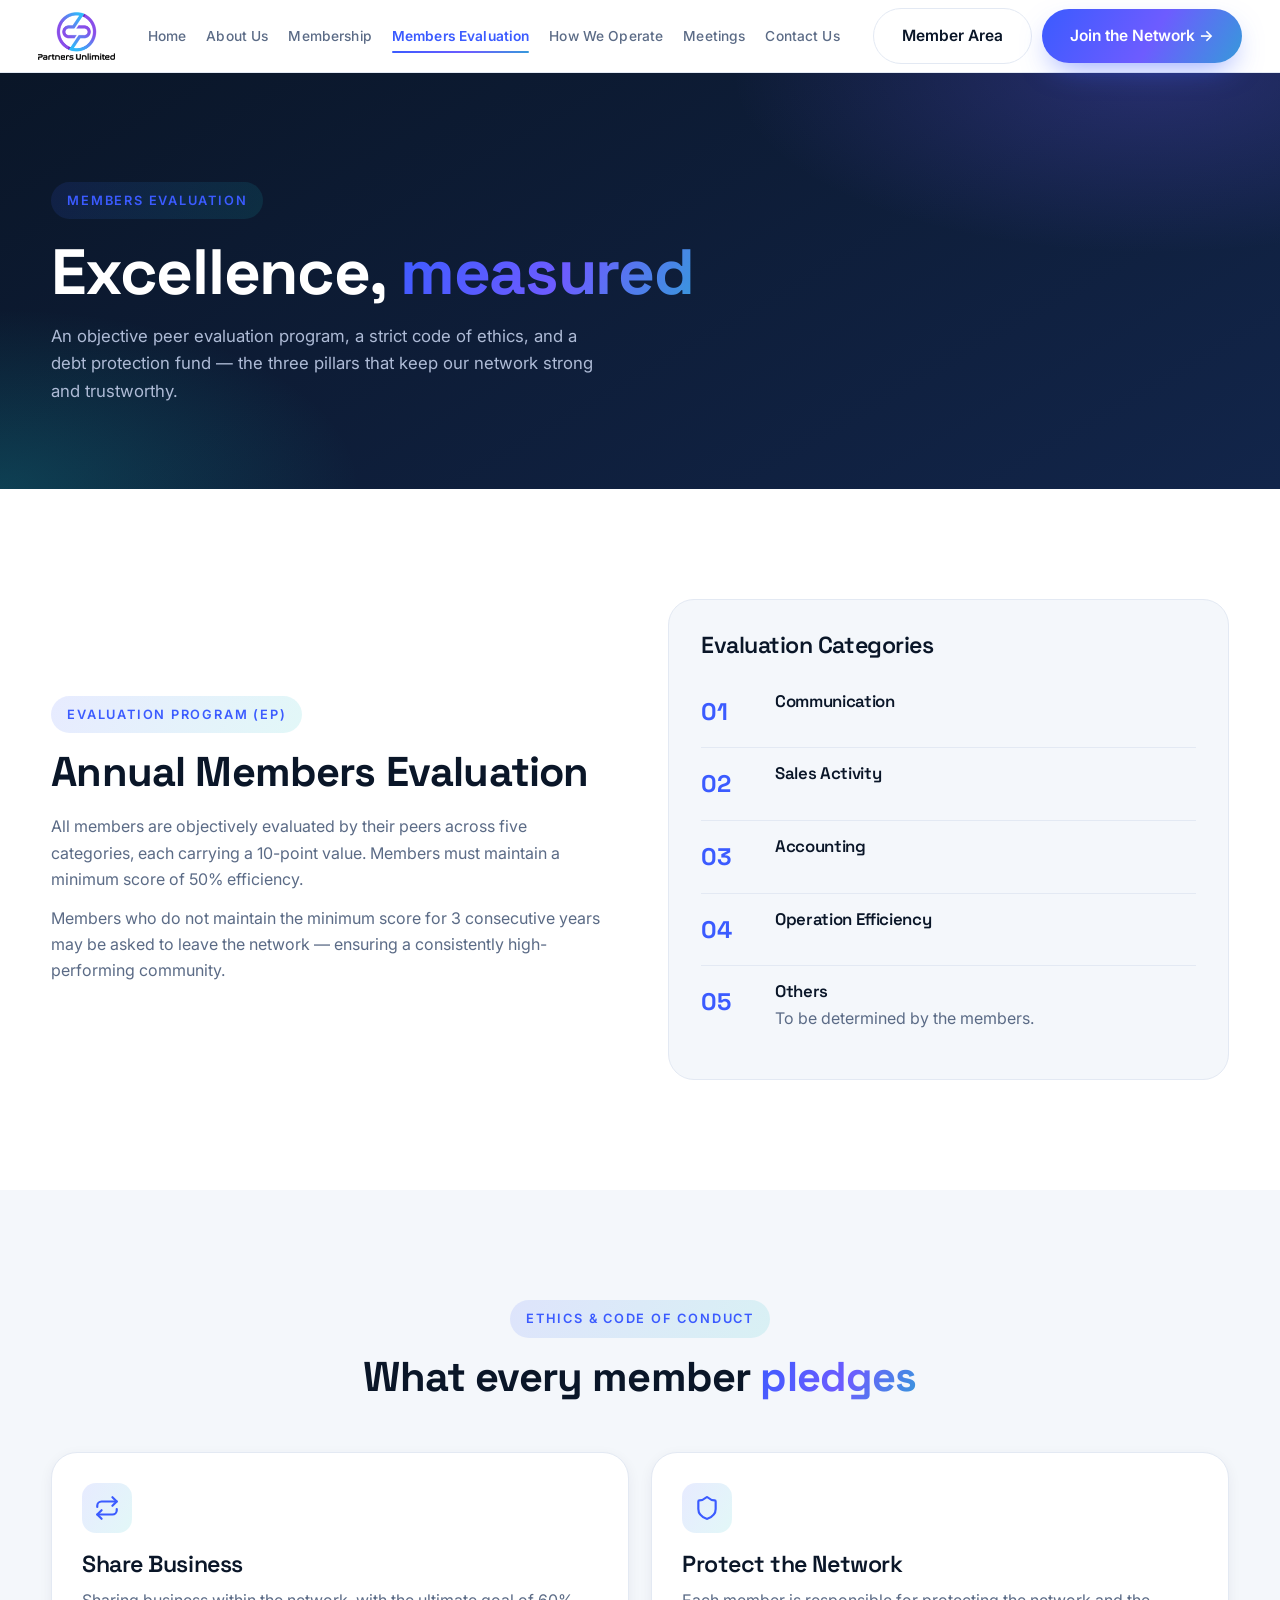
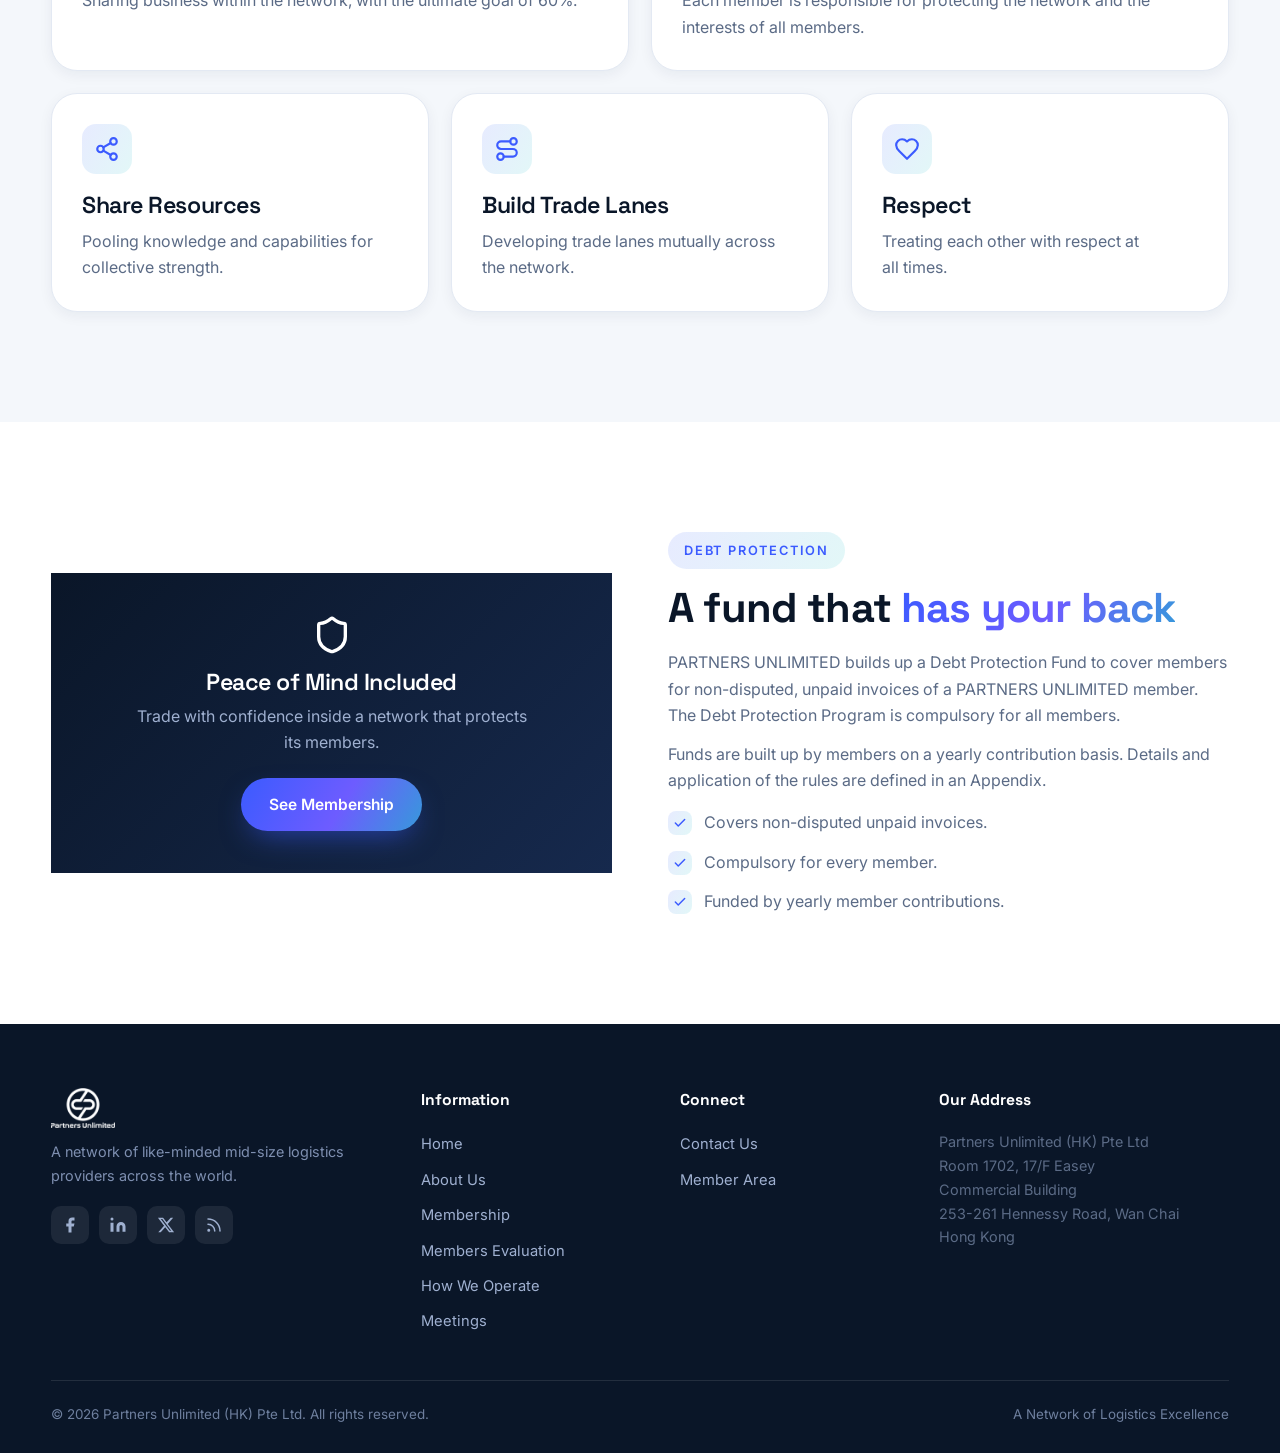
<file: evaluation.html>
<!DOCTYPE html>
<html lang="en">
<head>
<meta charset="UTF-8">
<meta name="viewport" content="width=device-width, initial-scale=1.0">
<title>Members Evaluation — Partners Unlimited</title>
<meta name="theme-color" content="#0a1628">
<meta name="description" content="The Annual Members Evaluation Program, Ethics & Code of Conduct, and Debt Protection Fund that keep the Partners Unlimited network strong.">
<link rel="preconnect" href="https://fonts.googleapis.com"><link rel="preconnect" href="https://fonts.gstatic.com" crossorigin>
<link href="https://fonts.googleapis.com/css2?family=Inter:wght@400;500;600;700&family=Space+Grotesk:wght@500;600;700&display=swap" rel="stylesheet">
<link rel="stylesheet" href="assets/styles.css">
<link rel="icon" href="data:image/svg+xml,<svg xmlns='http://www.w3.org/2000/svg' viewBox='0 0 100 100'><rect width='100' height='100' rx='22' fill='%233b5bff'/><text x='50' y='68' font-size='52' fill='white' text-anchor='middle' font-family='Arial' font-weight='bold'>PU</text></svg>">
</head>
<body>
<a class="skip-link" href="#main">Skip to main content</a>

<header class="nav">
  <div class="nav-inner">
    <a class="brand" href="index.html" aria-label="Partners Unlimited home"><img src="assets/img/logo.png" alt="Partners Unlimited logo" width="220" height="44"></a>
    <nav class="nav-links" id="navLinks">
      <a href="index.html">Home</a><a href="about.html">About Us</a><a href="membership.html">Membership</a><a href="evaluation.html" class="active">Members Evaluation</a><a href="operate.html">How We Operate</a><a href="meetings.html">Meetings</a><a href="contact.html">Contact Us</a>
    </nav>
    <div class="nav-cta">
      <a class="btn btn-ghost" href="https://members.partnersunlimited.net/" target="_blank" rel="noopener">Member Area</a>
      <a class="btn btn-primary" href="contact.html">Join the Network →</a>
      <button class="burger" aria-label="Menu"><svg class="i" aria-hidden="true"><use href="assets/icons.svg#menu"/></svg></button>
    </div>
  </div>
</header>

<main id="main">

<section class="page-banner">
  <div class="wrap reveal">
    <span class="eyebrow">Members Evaluation</span>
    <h1 style="margin:18px 0 6px">Excellence, <span class="grad-text">measured</span></h1>
    <p>An objective peer evaluation program, a strict code of ethics, and a debt protection fund — the three pillars that keep our network strong and trustworthy.</p>
  </div>
</section>

<!-- Evaluation Program -->
<section>
  <div class="wrap split">
    <div class="reveal">
      <span class="eyebrow">Evaluation Program (EP)</span>
      <h2 style="margin:16px 0 18px">Annual Members Evaluation</h2>
      <p>All members are objectively evaluated by their peers across five categories, each carrying a 10-point value. Members must maintain a minimum score of 50% efficiency.</p>
      <p style="margin-top:12px">Members who do not maintain the minimum score for 3 consecutive years may be asked to leave the network — ensuring a consistently high-performing community.</p>
    </div>
    <div class="reveal">
      <div class="panel">
        <h3 style="margin-bottom:18px">Evaluation Categories</h3>
        <div class="row-list">
          <div class="row-item" style="padding:16px 0"><div class="row-num">01</div><div><h3 style="font-size:1.05rem;margin:0">Communication</h3></div></div>
          <div class="row-item" style="padding:16px 0"><div class="row-num">02</div><div><h3 style="font-size:1.05rem;margin:0">Sales Activity</h3></div></div>
          <div class="row-item" style="padding:16px 0"><div class="row-num">03</div><div><h3 style="font-size:1.05rem;margin:0">Accounting</h3></div></div>
          <div class="row-item" style="padding:16px 0"><div class="row-num">04</div><div><h3 style="font-size:1.05rem;margin:0">Operation Efficiency</h3></div></div>
          <div class="row-item" style="padding:16px 0;border-bottom:none"><div class="row-num">05</div><div><h3 style="font-size:1.05rem;margin:0">Others</h3><p style="margin-top:4px">To be determined by the members.</p></div></div>
        </div>
      </div>
    </div>
  </div>
</section>

<!-- Ethics -->
<section style="background:var(--bg-soft)">
  <div class="wrap">
    <div class="sec-head reveal">
      <span class="eyebrow">Ethics & Code of Conduct</span>
      <h2 style="margin-top:16px">What every member <span class="grad-text">pledges</span></h2>
    </div>
    <div class="bento">
      <div class="card span-6 reveal"><div class="icon"><svg class="i" aria-hidden="true"><use href="assets/icons.svg#share"/></svg></div><h3>Share Business</h3><p style="margin-top:10px">Sharing business within the network, with the ultimate goal of 60%.</p></div>
      <div class="card span-6 reveal"><div class="icon"><svg class="i" aria-hidden="true"><use href="assets/icons.svg#shield"/></svg></div><h3>Protect the Network</h3><p style="margin-top:10px">Each member is responsible for protecting the network and the interests of all members.</p></div>
      <div class="card span-4 reveal"><div class="icon"><svg class="i" aria-hidden="true"><use href="assets/icons.svg#network"/></svg></div><h3>Share Resources</h3><p style="margin-top:10px">Pooling knowledge and capabilities for collective strength.</p></div>
      <div class="card span-4 reveal"><div class="icon"><svg class="i" aria-hidden="true"><use href="assets/icons.svg#route"/></svg></div><h3>Build Trade Lanes</h3><p style="margin-top:10px">Developing trade lanes mutually across the network.</p></div>
      <div class="card span-4 reveal"><div class="icon"><svg class="i" aria-hidden="true"><use href="assets/icons.svg#heart"/></svg></div><h3>Respect</h3><p style="margin-top:10px">Treating each other with respect at all times.</p></div>
    </div>
  </div>
</section>

<!-- Debt Protection -->
<section>
  <div class="wrap split rev">
    <div class="reveal">
      <span class="eyebrow">Debt Protection</span>
      <h2 style="margin:16px 0 18px">A fund that <span class="grad-text">has your back</span></h2>
      <p>PARTNERS UNLIMITED builds up a Debt Protection Fund to cover members for non-disputed, unpaid invoices of a PARTNERS UNLIMITED member. The Debt Protection Program is compulsory for all members.</p>
      <p style="margin-top:12px">Funds are built up by members on a yearly contribution basis. Details and application of the rules are defined in an Appendix.</p>
      <ul class="check-list">
        <li><span class="tic"><svg class="i i-sm" aria-hidden="true"><use href="assets/icons.svg#check"/></svg></span>Covers non-disputed unpaid invoices.</li>
        <li><span class="tic"><svg class="i i-sm" aria-hidden="true"><use href="assets/icons.svg#check"/></svg></span>Compulsory for every member.</li>
        <li><span class="tic"><svg class="i i-sm" aria-hidden="true"><use href="assets/icons.svg#check"/></svg></span>Funded by yearly member contributions.</li>
      </ul>
    </div>
    <div class="reveal">
      <div class="glass-card" style="background:linear-gradient(135deg,#0a1628,#16294d);padding:42px;border:none;text-align:center">
        <div style="display:grid;place-items:center;color:#fff"><svg class="i i-lg" aria-hidden="true"><use href="assets/icons.svg#shield"/></svg></div>
        <h3 style="color:#fff;margin:14px 0 8px">Peace of Mind Included</h3>
        <p style="color:#9fb0d0">Trade with confidence inside a network that protects its members.</p>
        <a class="btn btn-primary" style="margin-top:22px" href="membership.html">See Membership</a>
      </div>
    </div>
  </div>
</section>

</main>

<footer>
  <div class="wrap">
    <div class="foot-grid">
      <div class="foot-brand">
        <img class="foot-logo" src="assets/img/logo.png" alt="" width="200" height="40" aria-hidden="true"><p>A network of like-minded mid-size logistics providers across the world.</p><div class="socials" style="margin-top:18px"><a href="#" aria-label="Facebook"><svg class="i" aria-hidden="true"><use href="assets/icons.svg#facebook"/></svg></a><a href="#" aria-label="Social"><svg class="i" aria-hidden="true"><use href="assets/icons.svg#linkedin"/></svg></a><a href="#" aria-label="X"><svg class="i" aria-hidden="true"><use href="assets/icons.svg#twitter"/></svg></a><a href="#" aria-label="Feed"><svg class="i" aria-hidden="true"><use href="assets/icons.svg#rss"/></svg></a></div></div>
      <div><h5>Information</h5><ul><li><a href="index.html">Home</a></li><li><a href="about.html">About Us</a></li><li><a href="membership.html">Membership</a></li><li><a href="evaluation.html">Members Evaluation</a></li><li><a href="operate.html">How We Operate</a></li><li><a href="meetings.html">Meetings</a></li></ul></div>
      <div><h5>Connect</h5><ul><li><a href="contact.html">Contact Us</a></li><li><a href="https://members.partnersunlimited.net/" target="_blank" rel="noopener">Member Area</a></li></ul></div>
      <div><h5>Our Address</h5><p style="font-size:.9rem">Partners Unlimited (HK) Pte Ltd<br>Room 1702, 17/F Easey Commercial Building<br>253-261 Hennessy Road, Wan Chai<br>Hong Kong</p></div>
    </div>
    <div class="foot-bottom"><span>© 2026 Partners Unlimited (HK) Pte Ltd. All rights reserved.</span><span>A Network of Logistics Excellence</span></div>
  </div>
</footer>
<script src="assets/app.js"></script>
</body>
</html>
</file>
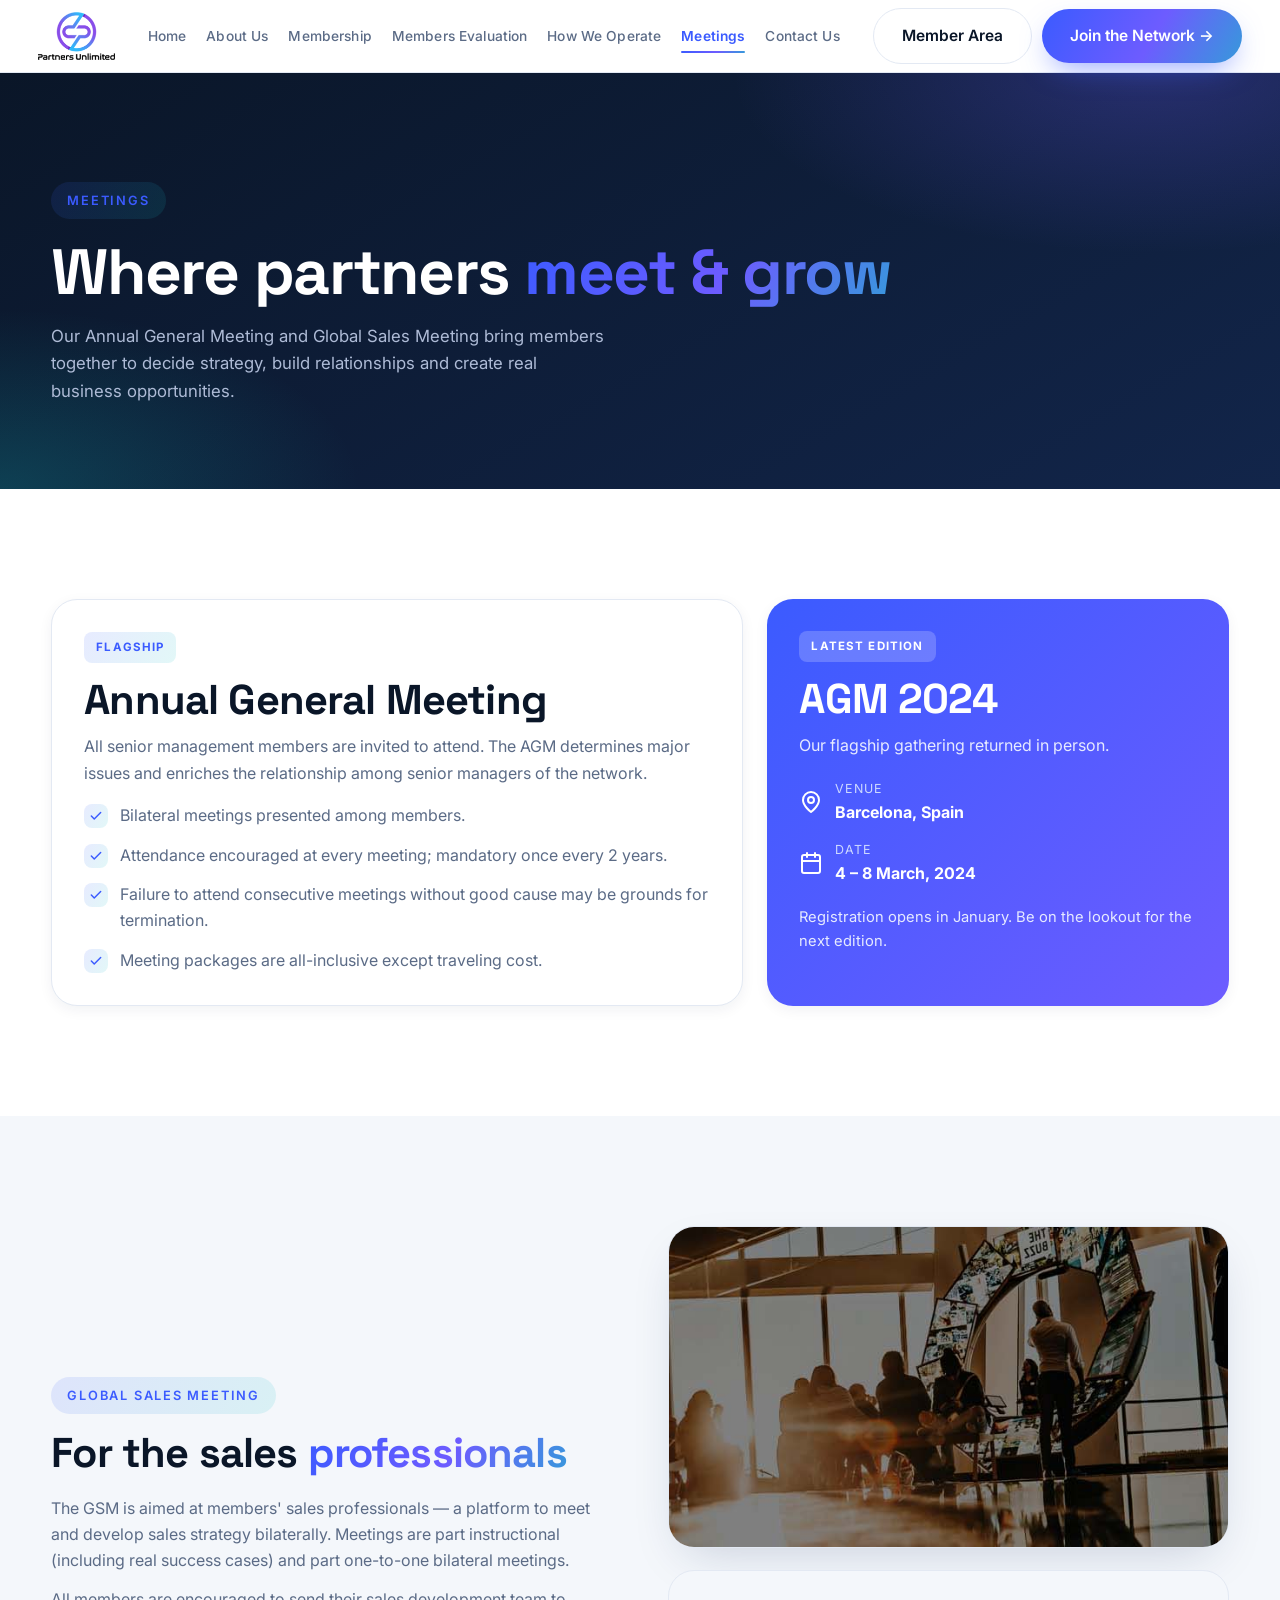
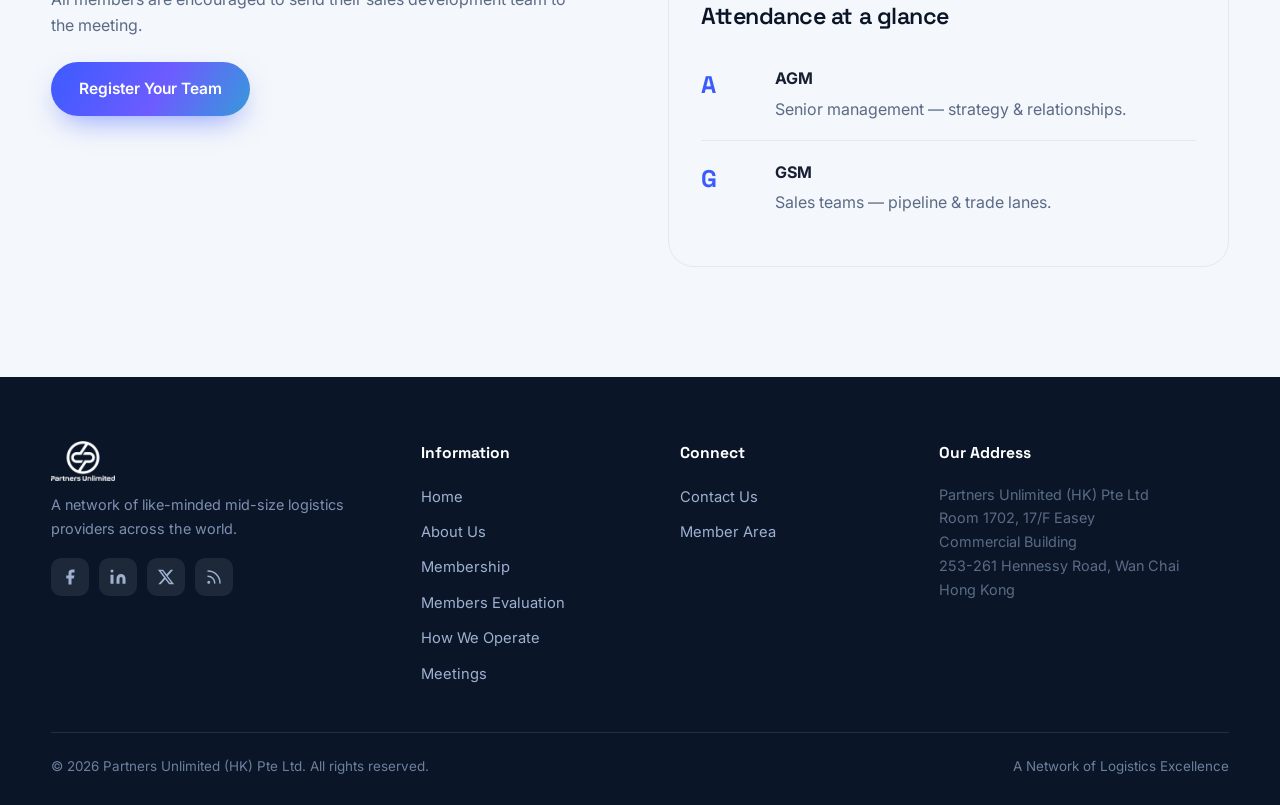
<file: meetings.html>
<!DOCTYPE html>
<html lang="en">
<head>
<meta charset="UTF-8">
<meta name="viewport" content="width=device-width, initial-scale=1.0">
<title>Meetings — Partners Unlimited</title>
<meta name="theme-color" content="#0a1628">
<meta name="description" content="Annual General Meeting (AGM) and Global Sales Meeting (GSM) — where Partners Unlimited members connect, strategize and grow together.">
<link rel="preconnect" href="https://fonts.googleapis.com"><link rel="preconnect" href="https://fonts.gstatic.com" crossorigin>
<link href="https://fonts.googleapis.com/css2?family=Inter:wght@400;500;600;700&family=Space+Grotesk:wght@500;600;700&display=swap" rel="stylesheet">
<link rel="stylesheet" href="assets/styles.css">
<link rel="icon" href="data:image/svg+xml,<svg xmlns='http://www.w3.org/2000/svg' viewBox='0 0 100 100'><rect width='100' height='100' rx='22' fill='%233b5bff'/><text x='50' y='68' font-size='52' fill='white' text-anchor='middle' font-family='Arial' font-weight='bold'>PU</text></svg>">
</head>
<body>
<a class="skip-link" href="#main">Skip to main content</a>

<header class="nav">
  <div class="nav-inner">
    <a class="brand" href="index.html" aria-label="Partners Unlimited home"><img src="assets/img/logo.png" alt="Partners Unlimited logo" width="220" height="44"></a>
    <nav class="nav-links" id="navLinks">
      <a href="index.html">Home</a><a href="about.html">About Us</a><a href="membership.html">Membership</a><a href="evaluation.html">Members Evaluation</a><a href="operate.html">How We Operate</a><a href="meetings.html" class="active">Meetings</a><a href="contact.html">Contact Us</a>
    </nav>
    <div class="nav-cta">
      <a class="btn btn-ghost" href="https://members.partnersunlimited.net/" target="_blank" rel="noopener">Member Area</a>
      <a class="btn btn-primary" href="contact.html">Join the Network →</a>
      <button class="burger" aria-label="Menu"><svg class="i" aria-hidden="true"><use href="assets/icons.svg#menu"/></svg></button>
    </div>
  </div>
</header>

<main id="main">

<section class="page-banner">
  <div class="wrap reveal">
    <span class="eyebrow">Meetings</span>
    <h1 style="margin:18px 0 6px">Where partners <span class="grad-text">meet & grow</span></h1>
    <p>Our Annual General Meeting and Global Sales Meeting bring members together to decide strategy, build relationships and create real business opportunities.</p>
  </div>
</section>

<!-- AGM & GSM -->
<section>
  <div class="wrap">
    <div class="meet-grid">
      <div class="meet-card reveal">
        <span class="tag">Flagship</span>
        <h2>Annual General Meeting</h2>
        <p style="margin-top:10px">All senior management members are invited to attend. The AGM determines major issues and enriches the relationship among senior managers of the network.</p>
        <ul class="check-list">
          <li><span class="tic"><svg class="i i-sm" aria-hidden="true"><use href="assets/icons.svg#check"/></svg></span>Bilateral meetings presented among members.</li>
          <li><span class="tic"><svg class="i i-sm" aria-hidden="true"><use href="assets/icons.svg#check"/></svg></span>Attendance encouraged at every meeting; mandatory once every 2 years.</li>
          <li><span class="tic"><svg class="i i-sm" aria-hidden="true"><use href="assets/icons.svg#check"/></svg></span>Failure to attend consecutive meetings without good cause may be grounds for termination.</li>
          <li><span class="tic"><svg class="i i-sm" aria-hidden="true"><use href="assets/icons.svg#check"/></svg></span>Meeting packages are all-inclusive except traveling cost.</li>
        </ul>
      </div>
      <div class="meet-card reveal" style="background:linear-gradient(135deg,#3b5bff,#6d5cff);color:#fff;border:none">
        <span class="tag" style="background:rgba(255,255,255,.2);color:#fff">Latest Edition</span>
        <h2 style="color:#fff">AGM 2024</h2>
        <p style="color:#e6eaff;margin-top:10px">Our flagship gathering returned in person.</p>
        <div style="margin-top:20px;display:flex;flex-direction:column;gap:14px">
          <div style="display:flex;gap:12px;align-items:center"><div style="display:grid;place-items:center"><svg class="i" aria-hidden="true"><use href="assets/icons.svg#pin"/></svg></div><div><div style="color:#cdd9ff;font-size:.78rem;letter-spacing:.08em;text-transform:uppercase">Venue</div><strong>Barcelona, Spain</strong></div></div>
          <div style="display:flex;gap:12px;align-items:center"><div style="display:grid;place-items:center"><svg class="i" aria-hidden="true"><use href="assets/icons.svg#calendar"/></svg></div><div><div style="color:#cdd9ff;font-size:.78rem;letter-spacing:.08em;text-transform:uppercase">Date</div><strong>4 – 8 March, 2024</strong></div></div>
        </div>
        <p style="color:#e6eaff;margin-top:18px;font-size:.92rem">Registration opens in January. Be on the lookout for the next edition.</p>
      </div>
    </div>
  </div>
</section>

<!-- GSM -->
<section style="background:var(--bg-soft)">
  <div class="wrap split">
    <div class="reveal">
      <span class="eyebrow">Global Sales Meeting</span>
      <h2 style="margin:16px 0 18px">For the sales <span class="grad-text">professionals</span></h2>
      <p>The GSM is aimed at members' sales professionals — a platform to meet and develop sales strategy bilaterally. Meetings are part instructional (including real success cases) and part one-to-one bilateral meetings.</p>
      <p style="margin-top:12px">All members are encouraged to send their sales development team to the meeting.</p>
      <a class="btn btn-primary" style="margin-top:24px" href="contact.html">Register Your Team</a>
    </div>
    <div class="reveal">
      <div class="panel-img" style="margin-bottom:22px">
        <img src="assets/img/event.jpg" alt="Partners Unlimited members networking at a global meeting" width="640" height="420" loading="lazy">
      </div>
      <div class="panel">
        <h3 style="margin-bottom:18px">Attendance at a glance</h3>
        <div class="row-list">
          <div class="row-item" style="padding:18px 0"><div class="row-num">A</div><div><b>AGM</b><p style="margin-top:4px">Senior management — strategy & relationships.</p></div></div>
          <div class="row-item" style="padding:18px 0;border-bottom:none"><div class="row-num">G</div><div><b>GSM</b><p style="margin-top:4px">Sales teams — pipeline & trade lanes.</p></div></div>
        </div>
      </div>
    </div>
  </div>
</section>

</main>

<footer>
  <div class="wrap">
    <div class="foot-grid">
      <div class="foot-brand">
        <img class="foot-logo" src="assets/img/logo.png" alt="" width="200" height="40" aria-hidden="true"><p>A network of like-minded mid-size logistics providers across the world.</p><div class="socials" style="margin-top:18px"><a href="#" aria-label="Facebook"><svg class="i" aria-hidden="true"><use href="assets/icons.svg#facebook"/></svg></a><a href="#" aria-label="Social"><svg class="i" aria-hidden="true"><use href="assets/icons.svg#linkedin"/></svg></a><a href="#" aria-label="X"><svg class="i" aria-hidden="true"><use href="assets/icons.svg#twitter"/></svg></a><a href="#" aria-label="Feed"><svg class="i" aria-hidden="true"><use href="assets/icons.svg#rss"/></svg></a></div></div>
      <div><h5>Information</h5><ul><li><a href="index.html">Home</a></li><li><a href="about.html">About Us</a></li><li><a href="membership.html">Membership</a></li><li><a href="evaluation.html">Members Evaluation</a></li><li><a href="operate.html">How We Operate</a></li><li><a href="meetings.html">Meetings</a></li></ul></div>
      <div><h5>Connect</h5><ul><li><a href="contact.html">Contact Us</a></li><li><a href="https://members.partnersunlimited.net/" target="_blank" rel="noopener">Member Area</a></li></ul></div>
      <div><h5>Our Address</h5><p style="font-size:.9rem">Partners Unlimited (HK) Pte Ltd<br>Room 1702, 17/F Easey Commercial Building<br>253-261 Hennessy Road, Wan Chai<br>Hong Kong</p></div>
    </div>
    <div class="foot-bottom"><span>© 2026 Partners Unlimited (HK) Pte Ltd. All rights reserved.</span><span>A Network of Logistics Excellence</span></div>
  </div>
</footer>
<script src="assets/app.js"></script>
</body>
</html>
</file>
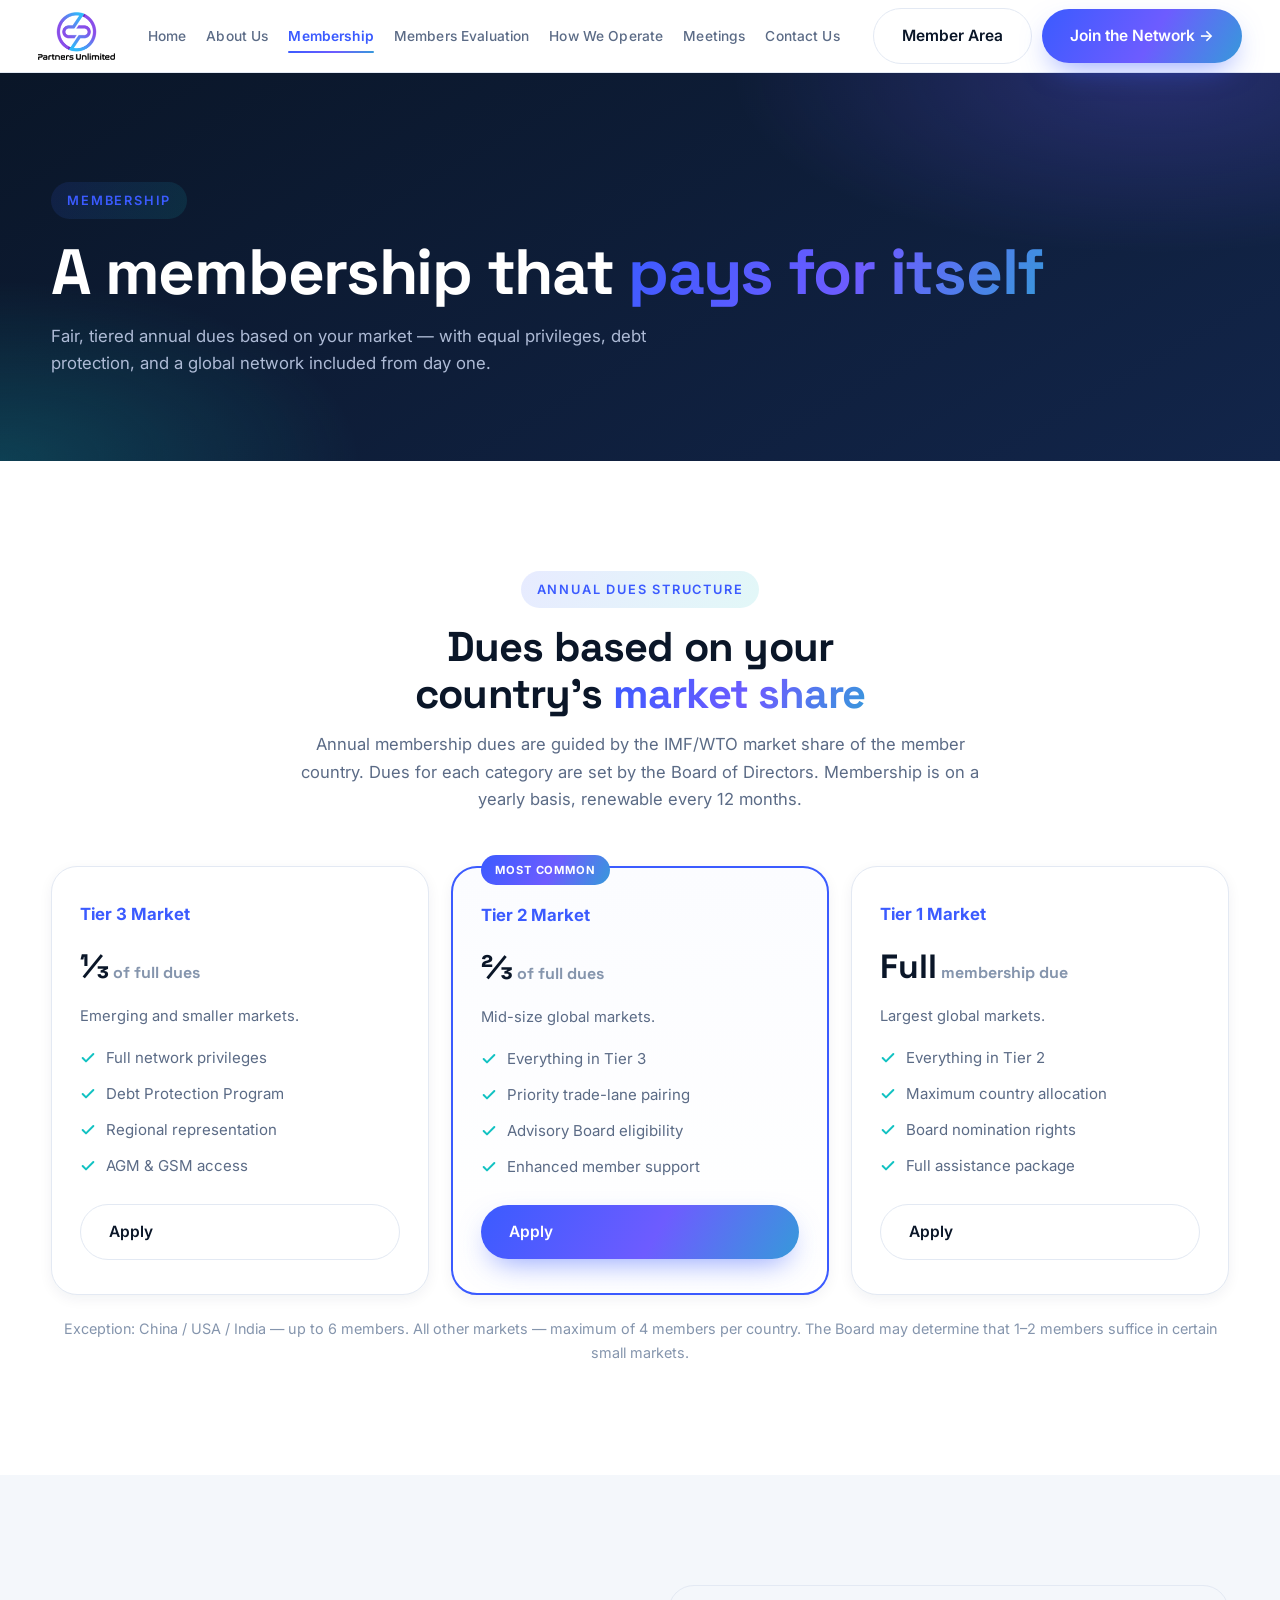
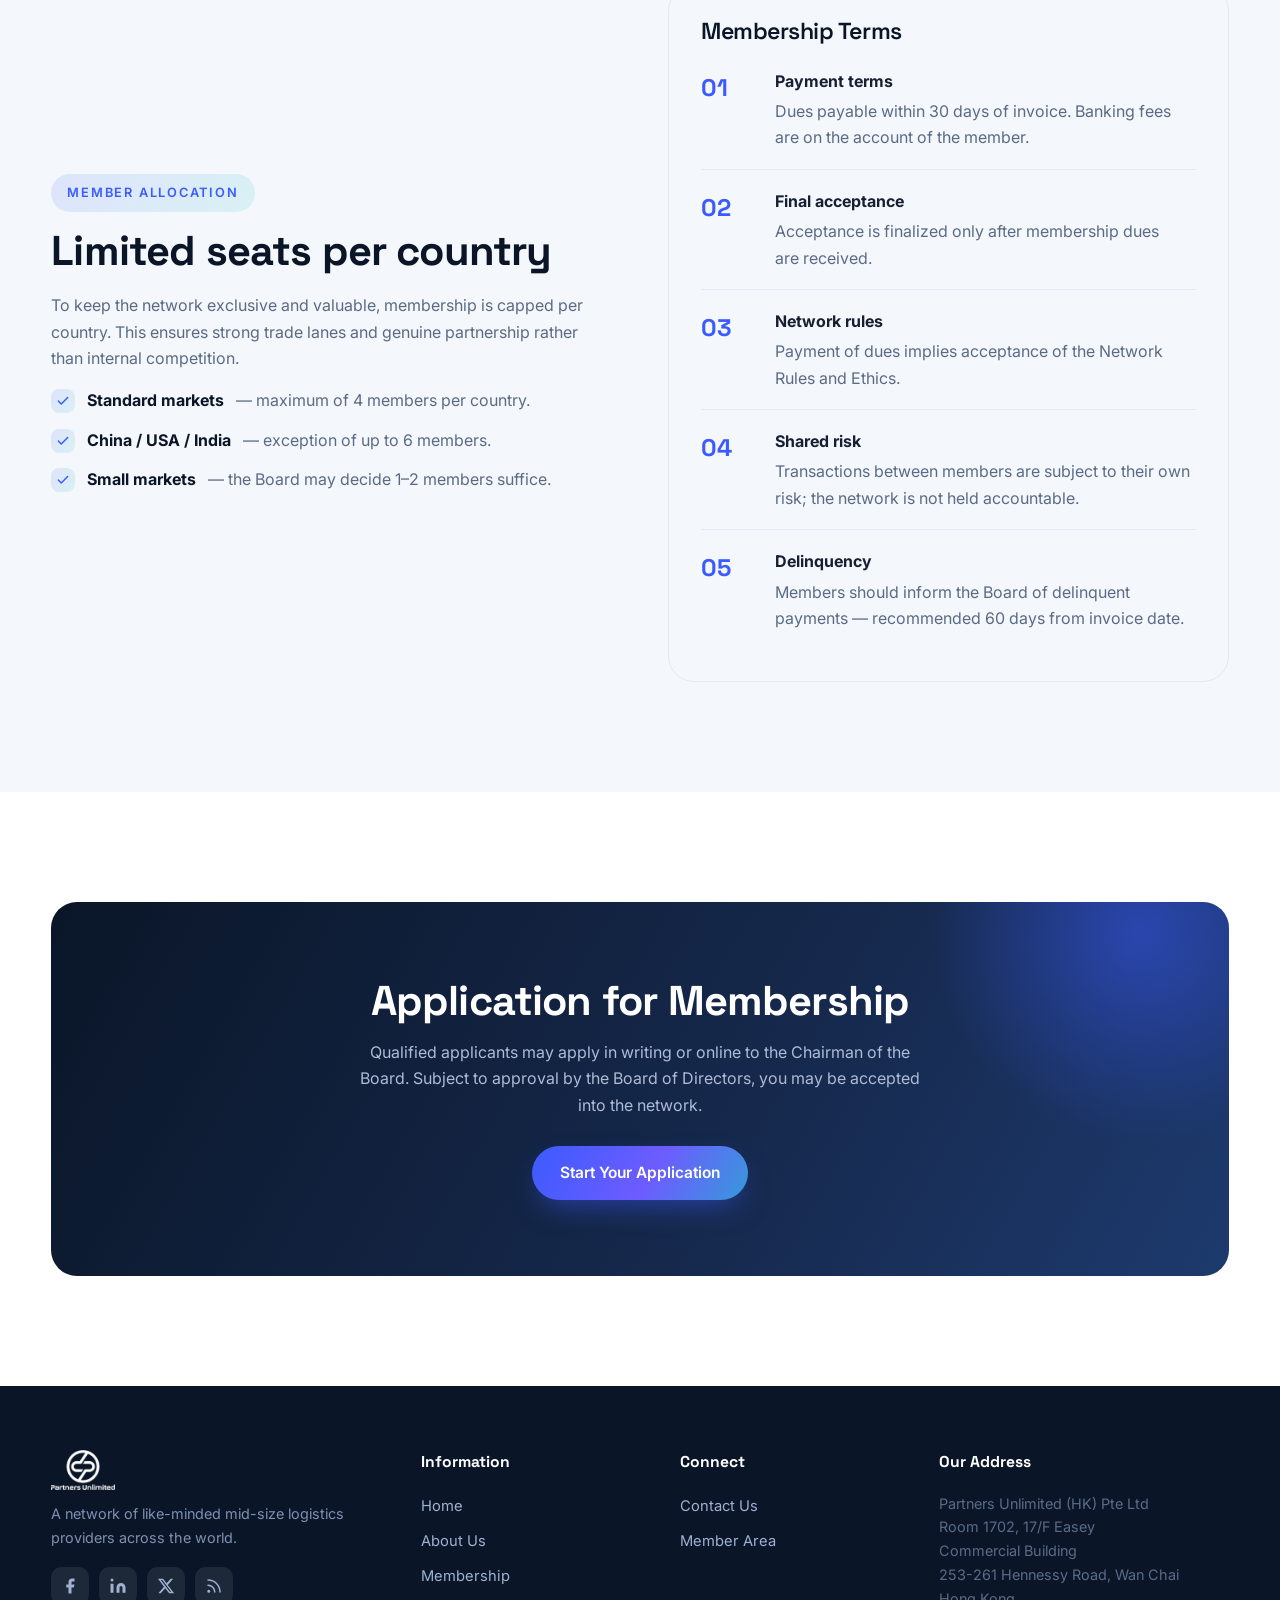
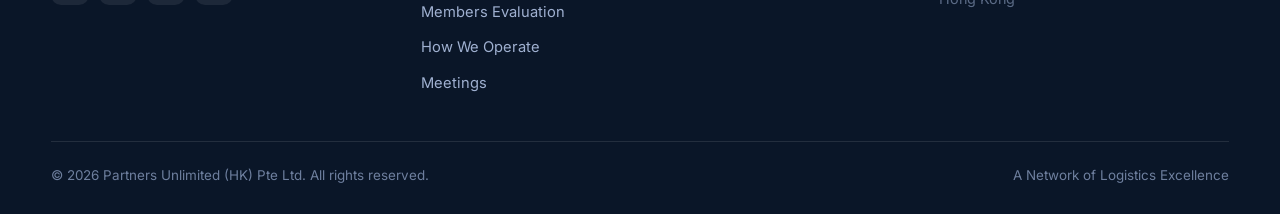
<file: membership.html>
<!DOCTYPE html>
<html lang="en">
<head>
<meta charset="UTF-8">
<meta name="viewport" content="width=device-width, initial-scale=1.0">
<title>Membership — Partners Unlimited</title>
<meta name="theme-color" content="#0a1628">
<meta name="description" content="Membership tiers, dues structure and application process for the Partners Unlimited global logistics network.">
<link rel="preconnect" href="https://fonts.googleapis.com"><link rel="preconnect" href="https://fonts.gstatic.com" crossorigin>
<link href="https://fonts.googleapis.com/css2?family=Inter:wght@400;500;600;700&family=Space+Grotesk:wght@500;600;700&display=swap" rel="stylesheet">
<link rel="stylesheet" href="assets/styles.css">
<link rel="icon" href="data:image/svg+xml,<svg xmlns='http://www.w3.org/2000/svg' viewBox='0 0 100 100'><rect width='100' height='100' rx='22' fill='%233b5bff'/><text x='50' y='68' font-size='52' fill='white' text-anchor='middle' font-family='Arial' font-weight='bold'>PU</text></svg>">
</head>
<body>
<a class="skip-link" href="#main">Skip to main content</a>

<header class="nav">
  <div class="nav-inner">
    <a class="brand" href="index.html" aria-label="Partners Unlimited home"><img src="assets/img/logo.png" alt="Partners Unlimited logo" width="220" height="44"></a>
    <nav class="nav-links" id="navLinks">
      <a href="index.html">Home</a><a href="about.html">About Us</a><a href="membership.html" class="active">Membership</a><a href="evaluation.html">Members Evaluation</a><a href="operate.html">How We Operate</a><a href="meetings.html">Meetings</a><a href="contact.html">Contact Us</a>
    </nav>
    <div class="nav-cta">
      <a class="btn btn-ghost" href="https://members.partnersunlimited.net/" target="_blank" rel="noopener">Member Area</a>
      <a class="btn btn-primary" href="contact.html">Join the Network →</a>
      <button class="burger" aria-label="Menu"><svg class="i" aria-hidden="true"><use href="assets/icons.svg#menu"/></svg></button>
    </div>
  </div>
</header>

<main id="main">

<section class="page-banner">
  <div class="wrap reveal">
    <span class="eyebrow">Membership</span>
    <h1 style="margin:18px 0 6px">A membership that <span class="grad-text">pays for itself</span></h1>
    <p>Fair, tiered annual dues based on your market — with equal privileges, debt protection, and a global network included from day one.</p>
  </div>
</section>

<!-- Tiers -->
<section>
  <div class="wrap">
    <div class="sec-head reveal">
      <span class="eyebrow">Annual Dues Structure</span>
      <h2 style="margin-top:16px">Dues based on your country's <span class="grad-text">market share</span></h2>
      <p>Annual membership dues are guided by the IMF/WTO market share of the member country. Dues for each category are set by the Board of Directors. Membership is on a yearly basis, renewable every 12 months.</p>
    </div>
    <div class="tiers">
      <div class="tier reveal">
        <div class="name">Tier 3 Market</div>
        <div class="price">⅓<span style="font-size:1rem;color:var(--muted)"> of full dues</span></div>
        <p style="color:var(--text-soft);font-size:.92rem">Emerging and smaller markets.</p>
        <ul><li>Full network privileges</li><li>Debt Protection Program</li><li>Regional representation</li><li>AGM & GSM access</li></ul>
        <a class="btn btn-ghost" href="contact.html">Apply</a>
      </div>
      <div class="tier featured reveal">
        <span class="badge">Most Common</span>
        <div class="name">Tier 2 Market</div>
        <div class="price">⅔<span style="font-size:1rem;color:var(--muted)"> of full dues</span></div>
        <p style="color:var(--text-soft);font-size:.92rem">Mid-size global markets.</p>
        <ul><li>Everything in Tier 3</li><li>Priority trade-lane pairing</li><li>Advisory Board eligibility</li><li>Enhanced member support</li></ul>
        <a class="btn btn-primary" href="contact.html">Apply</a>
      </div>
      <div class="tier reveal">
        <div class="name">Tier 1 Market</div>
        <div class="price">Full<span style="font-size:1rem;color:var(--muted)"> membership due</span></div>
        <p style="color:var(--text-soft);font-size:.92rem">Largest global markets.</p>
        <ul><li>Everything in Tier 2</li><li>Maximum country allocation</li><li>Board nomination rights</li><li>Full assistance package</li></ul>
        <a class="btn btn-ghost" href="contact.html">Apply</a>
      </div>
    </div>
    <p class="muted center" style="margin-top:22px;font-size:.9rem">Exception: China / USA / India — up to 6 members. All other markets — maximum of 4 members per country. The Board may determine that 1–2 members suffice in certain small markets.</p>
  </div>
</section>

<!-- Member limits & terms -->
<section style="background:var(--bg-soft)">
  <div class="wrap split">
    <div class="reveal">
      <span class="eyebrow">Member Allocation</span>
      <h2 style="margin:16px 0 18px">Limited seats per country</h2>
      <p>To keep the network exclusive and valuable, membership is capped per country. This ensures strong trade lanes and genuine partnership rather than internal competition.</p>
      <ul class="check-list">
        <li><span class="tic"><svg class="i i-sm" aria-hidden="true"><use href="assets/icons.svg#check"/></svg></span><b>Standard markets</b> — maximum of 4 members per country.</li>
        <li><span class="tic"><svg class="i i-sm" aria-hidden="true"><use href="assets/icons.svg#check"/></svg></span><b>China / USA / India</b> — exception of up to 6 members.</li>
        <li><span class="tic"><svg class="i i-sm" aria-hidden="true"><use href="assets/icons.svg#check"/></svg></span><b>Small markets</b> — the Board may decide 1–2 members suffice.</li>
      </ul>
    </div>
    <div class="reveal">
      <div class="panel">
        <h3 style="margin-bottom:6px">Membership Terms</h3>
        <div class="row-list">
          <div class="row-item" style="padding:18px 0"><div class="row-num">01</div><div><b>Payment terms</b><p style="margin-top:4px">Dues payable within 30 days of invoice. Banking fees are on the account of the member.</p></div></div>
          <div class="row-item" style="padding:18px 0"><div class="row-num">02</div><div><b>Final acceptance</b><p style="margin-top:4px">Acceptance is finalized only after membership dues are received.</p></div></div>
          <div class="row-item" style="padding:18px 0"><div class="row-num">03</div><div><b>Network rules</b><p style="margin-top:4px">Payment of dues implies acceptance of the Network Rules and Ethics.</p></div></div>
          <div class="row-item" style="padding:18px 0"><div class="row-num">04</div><div><b>Shared risk</b><p style="margin-top:4px">Transactions between members are subject to their own risk; the network is not held accountable.</p></div></div>
          <div class="row-item" style="padding:18px 0;border-bottom:none"><div class="row-num">05</div><div><b>Delinquency</b><p style="margin-top:4px">Members should inform the Board of delinquent payments — recommended 60 days from invoice date.</p></div></div>
        </div>
      </div>
    </div>
  </div>
</section>

<section>
  <div class="wrap">
    <div class="cta-band reveal">
      <h2>Application for Membership</h2>
      <p>Qualified applicants may apply in writing or online to the Chairman of the Board. Subject to approval by the Board of Directors, you may be accepted into the network.</p>
      <a class="btn btn-primary" href="contact.html">Start Your Application</a>
    </div>
  </div>
</section>

</main>

<footer>
  <div class="wrap">
    <div class="foot-grid">
      <div class="foot-brand">
        <img class="foot-logo" src="assets/img/logo.png" alt="" width="200" height="40" aria-hidden="true"><p>A network of like-minded mid-size logistics providers across the world.</p><div class="socials" style="margin-top:18px"><a href="#" aria-label="Facebook"><svg class="i" aria-hidden="true"><use href="assets/icons.svg#facebook"/></svg></a><a href="#" aria-label="Social"><svg class="i" aria-hidden="true"><use href="assets/icons.svg#linkedin"/></svg></a><a href="#" aria-label="X"><svg class="i" aria-hidden="true"><use href="assets/icons.svg#twitter"/></svg></a><a href="#" aria-label="Feed"><svg class="i" aria-hidden="true"><use href="assets/icons.svg#rss"/></svg></a></div></div>
      <div><h5>Information</h5><ul><li><a href="index.html">Home</a></li><li><a href="about.html">About Us</a></li><li><a href="membership.html">Membership</a></li><li><a href="evaluation.html">Members Evaluation</a></li><li><a href="operate.html">How We Operate</a></li><li><a href="meetings.html">Meetings</a></li></ul></div>
      <div><h5>Connect</h5><ul><li><a href="contact.html">Contact Us</a></li><li><a href="https://members.partnersunlimited.net/" target="_blank" rel="noopener">Member Area</a></li></ul></div>
      <div><h5>Our Address</h5><p style="font-size:.9rem">Partners Unlimited (HK) Pte Ltd<br>Room 1702, 17/F Easey Commercial Building<br>253-261 Hennessy Road, Wan Chai<br>Hong Kong</p></div>
    </div>
    <div class="foot-bottom"><span>© 2026 Partners Unlimited (HK) Pte Ltd. All rights reserved.</span><span>A Network of Logistics Excellence</span></div>
  </div>
</footer>
<script src="assets/app.js"></script>
</body>
</html>
</file>
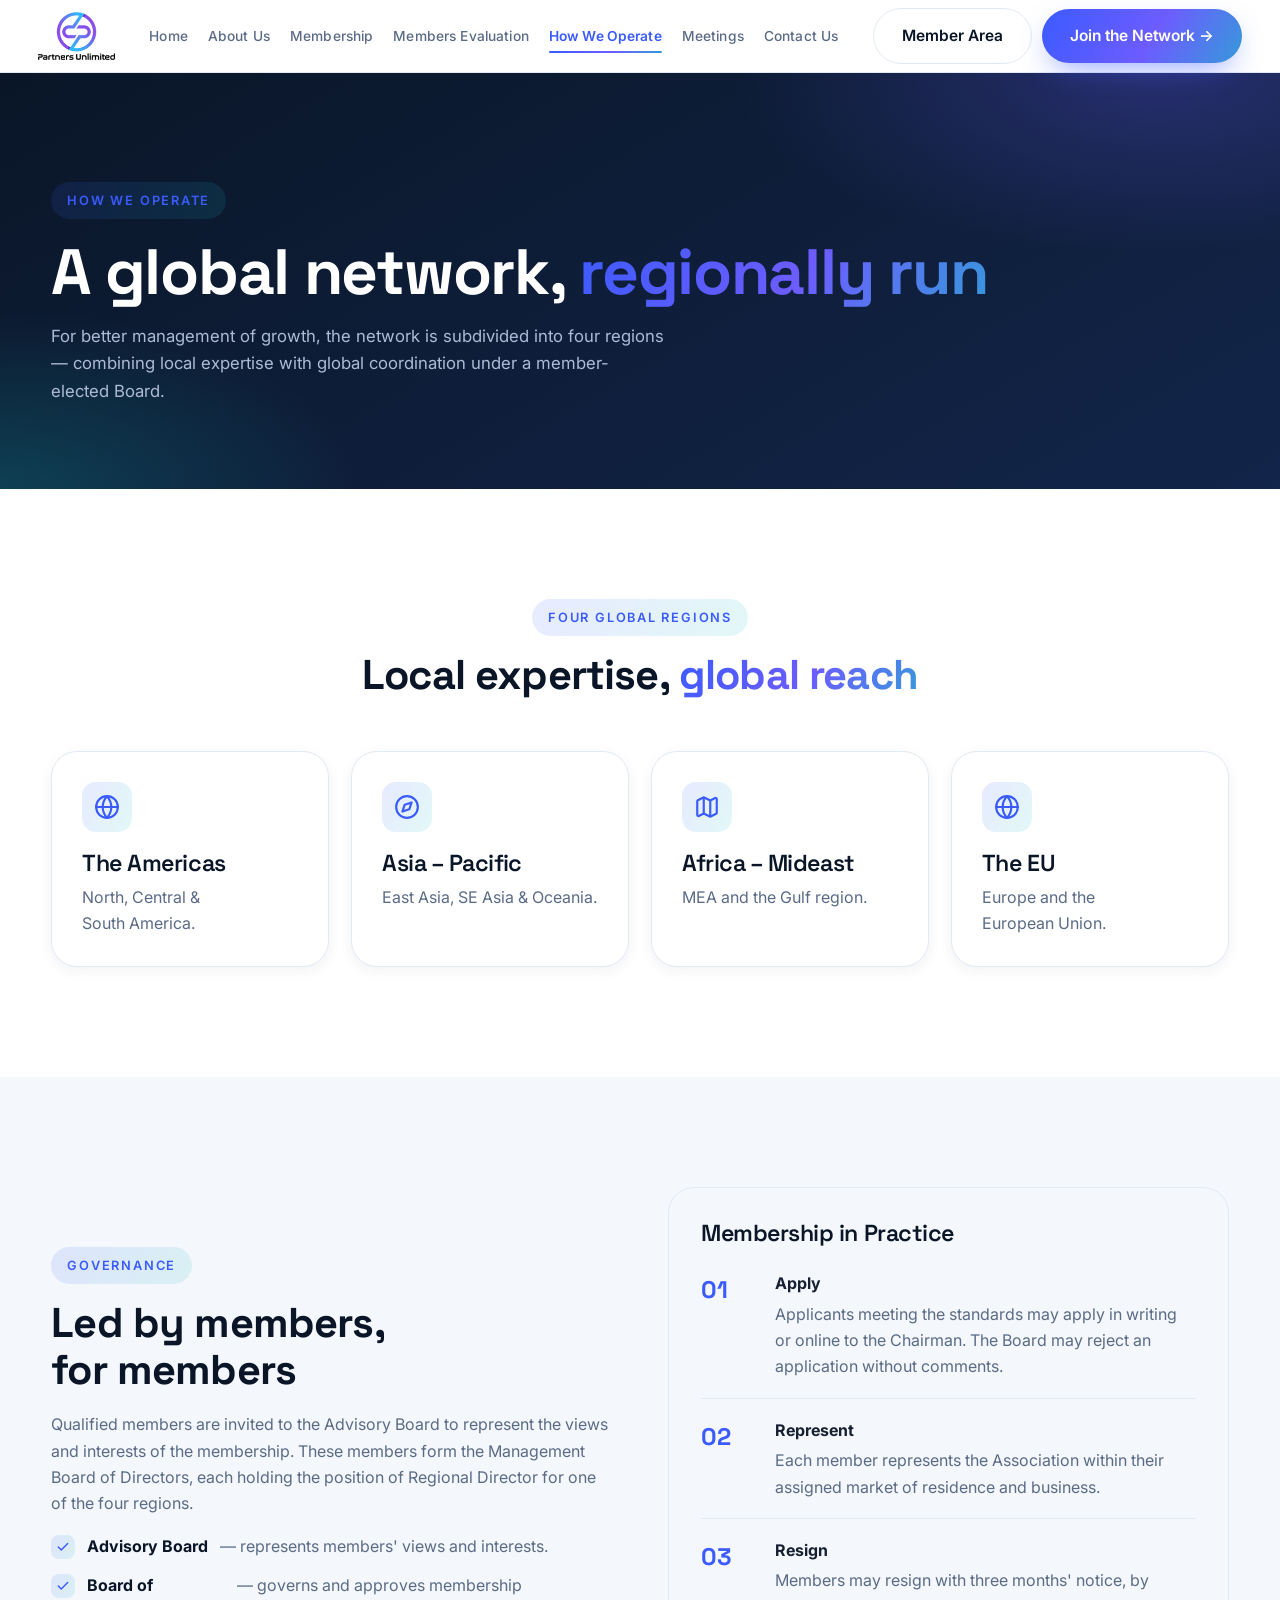
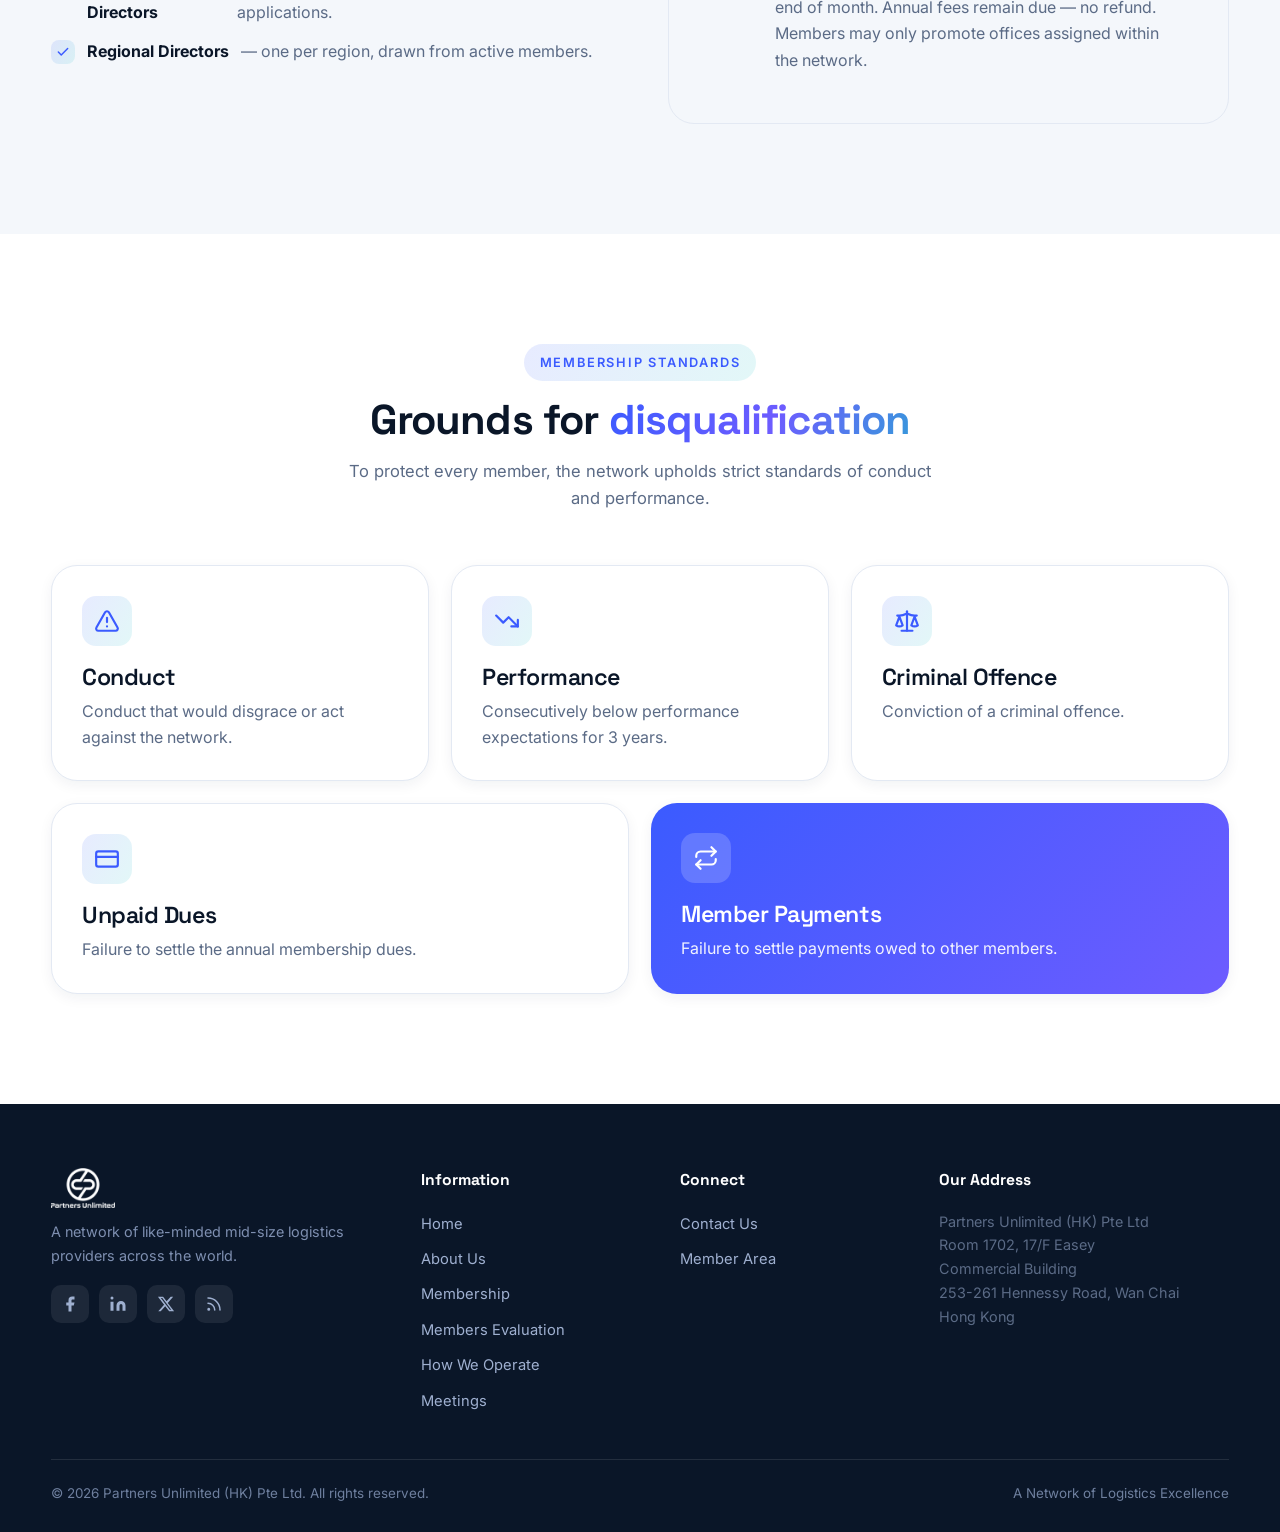
<file: operate.html>
<!DOCTYPE html>
<html lang="en">
<head>
<meta charset="UTF-8">
<meta name="viewport" content="width=device-width, initial-scale=1.0">
<title>How We Operate — Partners Unlimited</title>
<meta name="theme-color" content="#0a1628">
<meta name="description" content="How the Partners Unlimited network is organized across four global regions, governed by a Board of Directors, and how membership is managed.">
<link rel="preconnect" href="https://fonts.googleapis.com"><link rel="preconnect" href="https://fonts.gstatic.com" crossorigin>
<link href="https://fonts.googleapis.com/css2?family=Inter:wght@400;500;600;700&family=Space+Grotesk:wght@500;600;700&display=swap" rel="stylesheet">
<link rel="stylesheet" href="assets/styles.css">
<link rel="icon" href="data:image/svg+xml,<svg xmlns='http://www.w3.org/2000/svg' viewBox='0 0 100 100'><rect width='100' height='100' rx='22' fill='%233b5bff'/><text x='50' y='68' font-size='52' fill='white' text-anchor='middle' font-family='Arial' font-weight='bold'>PU</text></svg>">
</head>
<body>
<a class="skip-link" href="#main">Skip to main content</a>

<header class="nav">
  <div class="nav-inner">
    <a class="brand" href="index.html" aria-label="Partners Unlimited home"><img src="assets/img/logo.png" alt="Partners Unlimited logo" width="220" height="44"></a>
    <nav class="nav-links" id="navLinks">
      <a href="index.html">Home</a><a href="about.html">About Us</a><a href="membership.html">Membership</a><a href="evaluation.html">Members Evaluation</a><a href="operate.html" class="active">How We Operate</a><a href="meetings.html">Meetings</a><a href="contact.html">Contact Us</a>
    </nav>
    <div class="nav-cta">
      <a class="btn btn-ghost" href="https://members.partnersunlimited.net/" target="_blank" rel="noopener">Member Area</a>
      <a class="btn btn-primary" href="contact.html">Join the Network →</a>
      <button class="burger" aria-label="Menu"><svg class="i" aria-hidden="true"><use href="assets/icons.svg#menu"/></svg></button>
    </div>
  </div>
</header>

<main id="main">

<section class="page-banner">
  <div class="wrap reveal">
    <span class="eyebrow">How We Operate</span>
    <h1 style="margin:18px 0 6px">A global network, <span class="grad-text">regionally run</span></h1>
    <p>For better management of growth, the network is subdivided into four regions — combining local expertise with global coordination under a member-elected Board.</p>
  </div>
</section>

<!-- Four regions -->
<section>
  <div class="wrap">
    <div class="sec-head reveal">
      <span class="eyebrow">Four Global Regions</span>
      <h2 style="margin-top:16px">Local expertise, <span class="grad-text">global reach</span></h2>
    </div>
    <div class="bento">
      <div class="card span-3 reveal"><div class="icon"><svg class="i" aria-hidden="true"><use href="assets/icons.svg#globe2"/></svg></div><h3>The Americas</h3><p style="margin-top:8px">North, Central & South America.</p></div>
      <div class="card span-3 reveal"><div class="icon"><svg class="i" aria-hidden="true"><use href="assets/icons.svg#compass"/></svg></div><h3>Asia – Pacific</h3><p style="margin-top:8px">East Asia, SE Asia & Oceania.</p></div>
      <div class="card span-3 reveal"><div class="icon"><svg class="i" aria-hidden="true"><use href="assets/icons.svg#map"/></svg></div><h3>Africa – Mideast</h3><p style="margin-top:8px">MEA and the Gulf region.</p></div>
      <div class="card span-3 reveal"><div class="icon"><svg class="i" aria-hidden="true"><use href="assets/icons.svg#globe"/></svg></div><h3>The EU</h3><p style="margin-top:8px">Europe and the European Union.</p></div>
    </div>
  </div>
</section>

<!-- Governance -->
<section style="background:var(--bg-soft)">
  <div class="wrap split">
    <div class="reveal">
      <span class="eyebrow">Governance</span>
      <h2 style="margin:16px 0 18px">Led by members, for members</h2>
      <p>Qualified members are invited to the Advisory Board to represent the views and interests of the membership. These members form the Management Board of Directors, each holding the position of Regional Director for one of the four regions.</p>
      <ul class="check-list">
        <li><span class="tic"><svg class="i i-sm" aria-hidden="true"><use href="assets/icons.svg#check"/></svg></span><b>Advisory Board</b> — represents members' views and interests.</li>
        <li><span class="tic"><svg class="i i-sm" aria-hidden="true"><use href="assets/icons.svg#check"/></svg></span><b>Board of Directors</b> — governs and approves membership applications.</li>
        <li><span class="tic"><svg class="i i-sm" aria-hidden="true"><use href="assets/icons.svg#check"/></svg></span><b>Regional Directors</b> — one per region, drawn from active members.</li>
      </ul>
    </div>
    <div class="reveal">
      <div class="panel">
        <h3 style="margin-bottom:6px">Membership in Practice</h3>
        <div class="row-list">
          <div class="row-item" style="padding:18px 0"><div class="row-num">01</div><div><b>Apply</b><p style="margin-top:4px">Applicants meeting the standards may apply in writing or online to the Chairman. The Board may reject an application without comments.</p></div></div>
          <div class="row-item" style="padding:18px 0"><div class="row-num">02</div><div><b>Represent</b><p style="margin-top:4px">Each member represents the Association within their assigned market of residence and business.</p></div></div>
          <div class="row-item" style="padding:18px 0;border-bottom:none"><div class="row-num">03</div><div><b>Resign</b><p style="margin-top:4px">Members may resign with three months' notice, by end of month. Annual fees remain due — no refund. Members may only promote offices assigned within the network.</p></div></div>
        </div>
      </div>
    </div>
  </div>
</section>

<!-- Disqualification -->
<section>
  <div class="wrap">
    <div class="sec-head reveal">
      <span class="eyebrow">Membership Standards</span>
      <h2 style="margin-top:16px">Grounds for <span class="grad-text">disqualification</span></h2>
      <p>To protect every member, the network upholds strict standards of conduct and performance.</p>
    </div>
    <div class="bento">
      <div class="card span-4 reveal"><div class="icon"><svg class="i" aria-hidden="true"><use href="assets/icons.svg#alert"/></svg></div><h3>Conduct</h3><p style="margin-top:8px">Conduct that would disgrace or act against the network.</p></div>
      <div class="card span-4 reveal"><div class="icon"><svg class="i" aria-hidden="true"><use href="assets/icons.svg#trend"/></svg></div><h3>Performance</h3><p style="margin-top:8px">Consecutively below performance expectations for 3 years.</p></div>
      <div class="card span-4 reveal"><div class="icon"><svg class="i" aria-hidden="true"><use href="assets/icons.svg#scale"/></svg></div><h3>Criminal Offence</h3><p style="margin-top:8px">Conviction of a criminal offence.</p></div>
      <div class="card span-6 reveal"><div class="icon"><svg class="i" aria-hidden="true"><use href="assets/icons.svg#card"/></svg></div><h3>Unpaid Dues</h3><p style="margin-top:8px">Failure to settle the annual membership dues.</p></div>
      <div class="card span-6 reveal card-accent"><div class="icon"><svg class="i" aria-hidden="true"><use href="assets/icons.svg#share"/></svg></div><h3>Member Payments</h3><p style="margin-top:8px;opacity:.92">Failure to settle payments owed to other members.</p></div>
    </div>
  </div>
</section>

</main>

<footer>
  <div class="wrap">
    <div class="foot-grid">
      <div class="foot-brand">
        <img class="foot-logo" src="assets/img/logo.png" alt="" width="200" height="40" aria-hidden="true"><p>A network of like-minded mid-size logistics providers across the world.</p><div class="socials" style="margin-top:18px"><a href="#" aria-label="Facebook"><svg class="i" aria-hidden="true"><use href="assets/icons.svg#facebook"/></svg></a><a href="#" aria-label="Social"><svg class="i" aria-hidden="true"><use href="assets/icons.svg#linkedin"/></svg></a><a href="#" aria-label="X"><svg class="i" aria-hidden="true"><use href="assets/icons.svg#twitter"/></svg></a><a href="#" aria-label="Feed"><svg class="i" aria-hidden="true"><use href="assets/icons.svg#rss"/></svg></a></div></div>
      <div><h5>Information</h5><ul><li><a href="index.html">Home</a></li><li><a href="about.html">About Us</a></li><li><a href="membership.html">Membership</a></li><li><a href="evaluation.html">Members Evaluation</a></li><li><a href="operate.html">How We Operate</a></li><li><a href="meetings.html">Meetings</a></li></ul></div>
      <div><h5>Connect</h5><ul><li><a href="contact.html">Contact Us</a></li><li><a href="https://members.partnersunlimited.net/" target="_blank" rel="noopener">Member Area</a></li></ul></div>
      <div><h5>Our Address</h5><p style="font-size:.9rem">Partners Unlimited (HK) Pte Ltd<br>Room 1702, 17/F Easey Commercial Building<br>253-261 Hennessy Road, Wan Chai<br>Hong Kong</p></div>
    </div>
    <div class="foot-bottom"><span>© 2026 Partners Unlimited (HK) Pte Ltd. All rights reserved.</span><span>A Network of Logistics Excellence</span></div>
  </div>
</footer>
<script src="assets/app.js"></script>
</body>
</html>
</file>
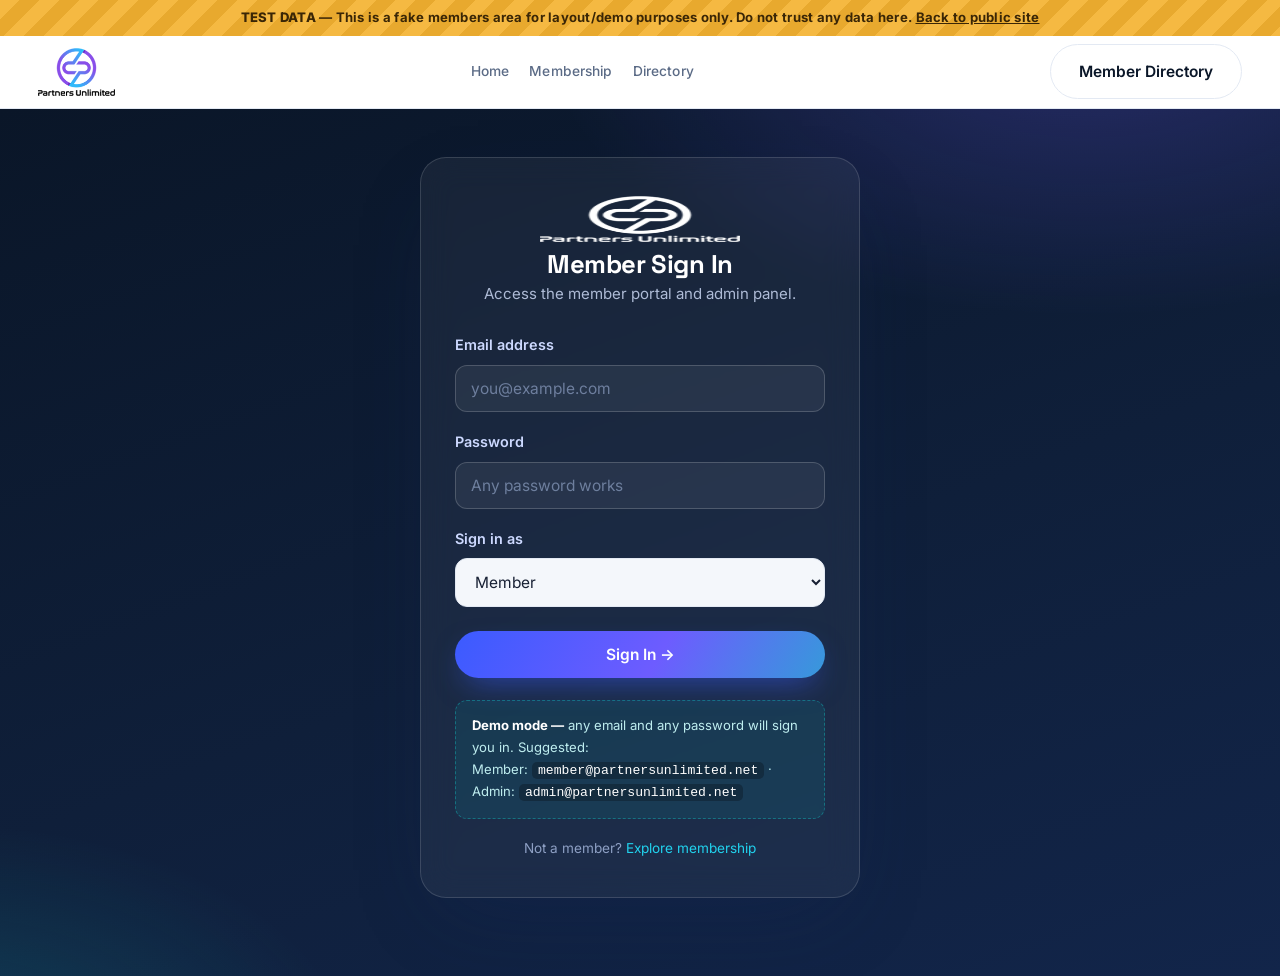
<file: members/admin-panel.html>
<!DOCTYPE html>
<html lang="en">
<head>
<meta charset="UTF-8">
<meta name="viewport" content="width=device-width, initial-scale=1.0">
<title>Admin Panel — Partners Unlimited</title>
<meta name="theme-color" content="#0a1628">
<meta name="robots" content="noindex">
<link rel="preconnect" href="https://fonts.googleapis.com"><link rel="preconnect" href="https://fonts.gstatic.com" crossorigin>
<link href="https://fonts.googleapis.com/css2?family=Inter:wght@400;500;600;700&family=Space Grotesk:wght@500;600;700&display=swap" rel="stylesheet">
<link rel="stylesheet" href="../assets/styles.css">
<link rel="stylesheet" href="members.css">
<link rel="icon" href="data:image/svg+xml,<svg xmlns='http://www.w3.org/2000/svg' viewBox='0 0 100 100'><rect width='100' height='100' rx='22' fill='%233b5bff'/><text x='50' y='68' font-size='52' fill='white' text-anchor='middle' font-family='Arial' font-weight='bold'>PU</text></svg>">
</head>
<body>
<a class="skip-link" href="#main">Skip to main content</a>

<header class="nav">
  <div class="nav-inner">
    <a class="brand" href="../index.html" aria-label="Partners Unlimited home"><img src="../assets/img/logo.png" alt="Partners Unlimited logo" width="220" height="44"></a>
    <nav class="nav-links" id="navLinks">
      <a href="../index.html">Home</a><a href="../membership.html">Membership</a><a href="member-directory.html">Directory</a><a href="member-portal.html">Portal</a><a href="admin-panel.html" class="active">Admin</a>
    </nav>
    <div class="nav-cta">
      <button class="burger" aria-label="Menu"><svg class="i" aria-hidden="true"><use href="../assets/icons.svg#menu"/></svg></button>
    </div>
  </div>
</header>

<div class="member-topbar" id="topbar"></div>

<main id="main">
  <section style="padding:46px 0 10px">
    <div class="wrap">
      <div class="portal-welcome">
        <span class="eyebrow">Admin Panel</span>
        <h1 style="margin:14px 0 0">Network <span class="grad-text">overview</span></h1>
        <p>Manage and review every member of Partners Unlimited. All entries below are fake test data.</p>
      </div>
    </div>
  </section>

  <section style="padding-top:20px">
    <div class="wrap">
      <div class="admin-stats">
        <div class="metric" id="statTotal"></div>
        <div class="metric" id="statScore"></div>
        <div class="metric" id="statShared"></div>
        <div class="metric" id="statDebt"></div>
      </div>

      <div class="profile-grid" style="margin-bottom:30px">
        <div class="pblock">
          <h3><span class="ic"><svg viewBox="0 0 24 24" fill="none" stroke="currentColor" stroke-width="2"><circle cx="12" cy="12" r="9"/><path d="M3 12h18M12 3a15 15 0 0 1 0 18M12 3a15 15 0 0 0 0 18"/></svg></span> Members by region</h3>
          <div class="region-dist" id="regionDist"></div>
        </div>
        <div class="pblock">
          <h3><span class="ic"><svg viewBox="0 0 24 24" fill="none" stroke="currentColor" stroke-width="2"><path d="M3 21h18M5 21V9m6 12V5m6 16v-7"/></svg></span> Members by tier</h3>
          <div class="region-dist" id="tierDist"></div>
        </div>
      </div>

      <div class="admin-table-wrap">
        <div class="admin-toolbar">
          <div class="dir-search">
            <svg viewBox="0 0 24 24" fill="none" stroke="currentColor" stroke-width="2" aria-hidden="true"><circle cx="11" cy="11" r="7"/><path d="m21 21-4-4"/></svg>
            <input type="search" id="adminSearch" placeholder="Search company, contact, country…" aria-label="Search members">
          </div>
          <select id="adminRegion" aria-label="Filter by region"></select>
        </div>
        <div class="admin-table-scroll">
          <table class="admin-tbl">
            <thead>
              <tr>
                <th>Company</th>
                <th>Contact</th>
                <th>Location</th>
                <th>Region</th>
                <th>Tier</th>
                <th>Eval</th>
                <th>Shared</th>
                <th>Debt prot.</th>
                <th></th>
              </tr>
            </thead>
            <tbody id="adminBody"></tbody>
          </table>
        </div>
        <div class="admin-footer">
          <span id="adminCount"></span>
          <span>Test data — for layout/demo purposes only</span>
        </div>
      </div>
    </div>
  </section>
</main>

<div class="detail-pop" id="detailPop" role="dialog" aria-modal="true"></div>

<footer>
  <div class="wrap">
    <div class="foot-bottom" style="border-top:none;margin-top:0;padding-top:0">
      <span>© 2026 Partners Unlimited (HK) Pte Ltd. All rights reserved.</span>
      <span>Admin Panel — Test Data</span>
    </div>
  </div>
</footer>

<script src="data.js"></script>
<script src="members.js"></script>
</body>
</html>
</file>
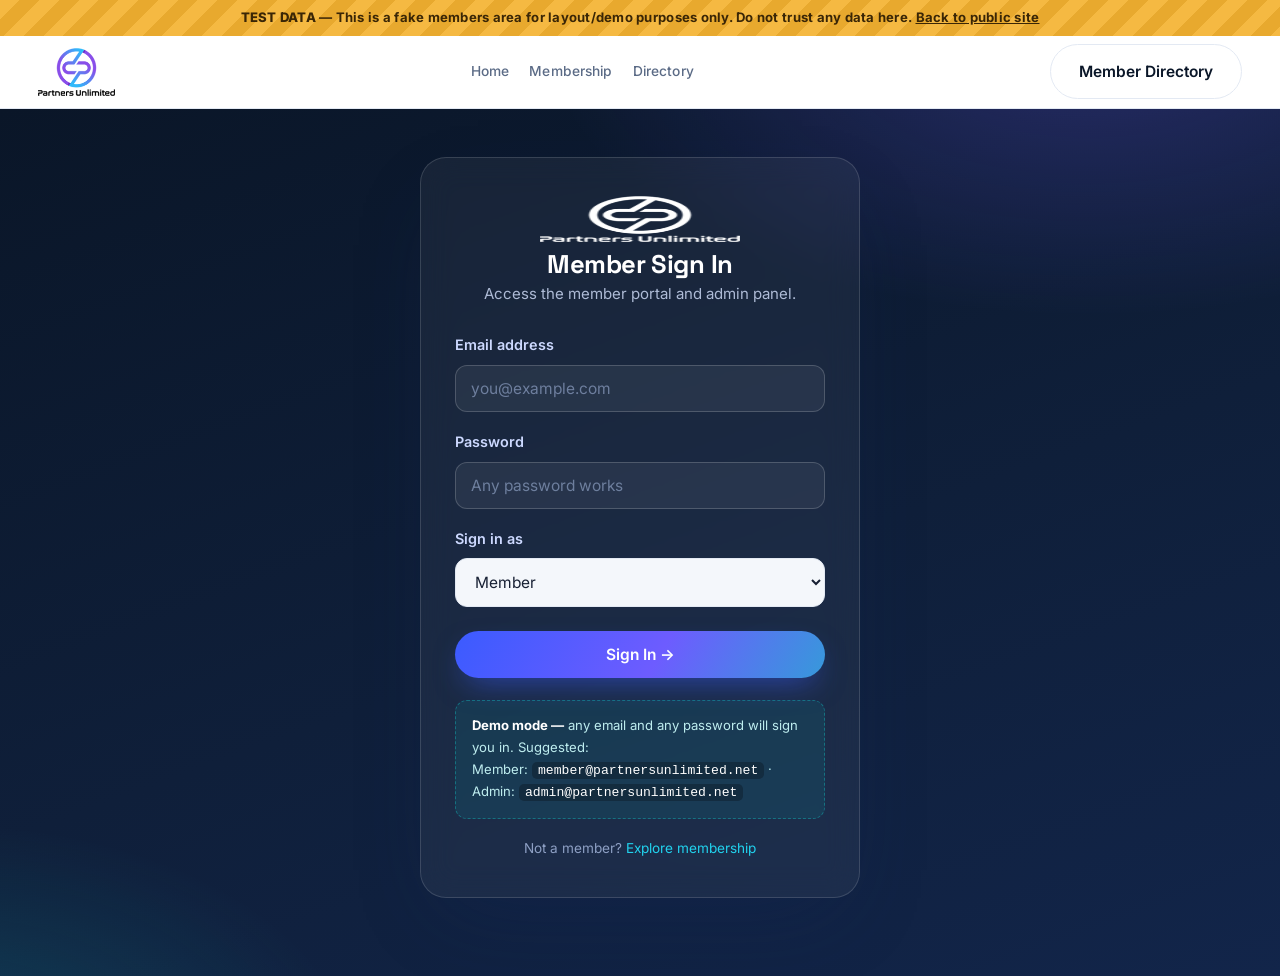
<file: members/login.html>
<!DOCTYPE html>
<html lang="en">
<head>
<meta charset="UTF-8">
<meta name="viewport" content="width=device-width, initial-scale=1.0">
<title>Member Sign In — Partners Unlimited</title>
<meta name="theme-color" content="#0a1628">
<meta name="robots" content="noindex">
<link rel="preconnect" href="https://fonts.googleapis.com"><link rel="preconnect" href="https://fonts.gstatic.com" crossorigin>
<link href="https://fonts.googleapis.com/css2?family=Inter:wght@400;500;600;700&family=Space+Grotesk:wght@500;600;700&display=swap" rel="stylesheet">
<link rel="stylesheet" href="../assets/styles.css">
<link rel="stylesheet" href="members.css">
<link rel="icon" href="data:image/svg+xml,<svg xmlns='http://www.w3.org/2000/svg' viewBox='0 0 100 100'><rect width='100' height='100' rx='22' fill='%233b5bff'/><text x='50' y='68' font-size='52' fill='white' text-anchor='middle' font-family='Arial' font-weight='bold'>PU</text></svg>">
</head>
<body>
<a class="skip-link" href="#main">Skip to main content</a>

<header class="nav">
  <div class="nav-inner">
    <a class="brand" href="../index.html" aria-label="Partners Unlimited home"><img src="../assets/img/logo.png" alt="Partners Unlimited logo" width="220" height="44"></a>
    <nav class="nav-links" id="navLinks">
      <a href="../index.html">Home</a><a href="../membership.html">Membership</a><a href="member-directory.html">Directory</a>
    </nav>
    <div class="nav-cta">
      <a class="btn btn-ghost" href="member-directory.html">Member Directory</a>
      <button class="burger" aria-label="Menu"><svg class="i" aria-hidden="true"><use href="../assets/icons.svg#menu"/></svg></button>
    </div>
  </div>
</header>

<main id="main">
  <div class="auth-wrap">
    <div class="auth-card">
      <div class="auth-logo"><img src="../assets/img/logo.png" alt="" width="200" height="40" aria-hidden="true"></div>
      <h1>Member Sign In</h1>
      <p class="auth-sub">Access the member portal and admin panel.</p>

      <div class="auth-err" id="authErr" role="alert"></div>

      <form id="loginForm" novalidate>
        <div class="field">
          <label for="email">Email address</label>
          <input type="email" id="email" name="email" autocomplete="username" placeholder="you@example.com" required>
        </div>
        <div class="field">
          <label for="password">Password</label>
          <input type="password" id="password" name="password" autocomplete="current-password" placeholder="Any password works" required>
        </div>
        <div class="field">
          <label for="role">Sign in as</label>
          <select id="role" name="role" style="width:100%;padding:13px 15px;border:1px solid var(--line);border-radius:12px;font-family:inherit;font-size:.97rem;background:var(--bg-soft);color:var(--text)">
            <option value="member">Member</option>
            <option value="admin">Administrator</option>
          </select>
        </div>
        <button class="btn btn-primary" type="submit">Sign In →</button>
      </form>

      <div class="auth-hint">
        <b>Demo mode —</b> any email and any password will sign you in. Suggested:
        <br>Member: <code>member@partnersunlimited.net</code> · Admin: <code>admin@partnersunlimited.net</code>
      </div>

      <div class="auth-footer">
        Not a member? <a href="../membership.html">Explore membership</a>
      </div>
    </div>
  </div>
</main>

<script src="data.js"></script>
<script src="members.js"></script>
</body>
</html>
</file>
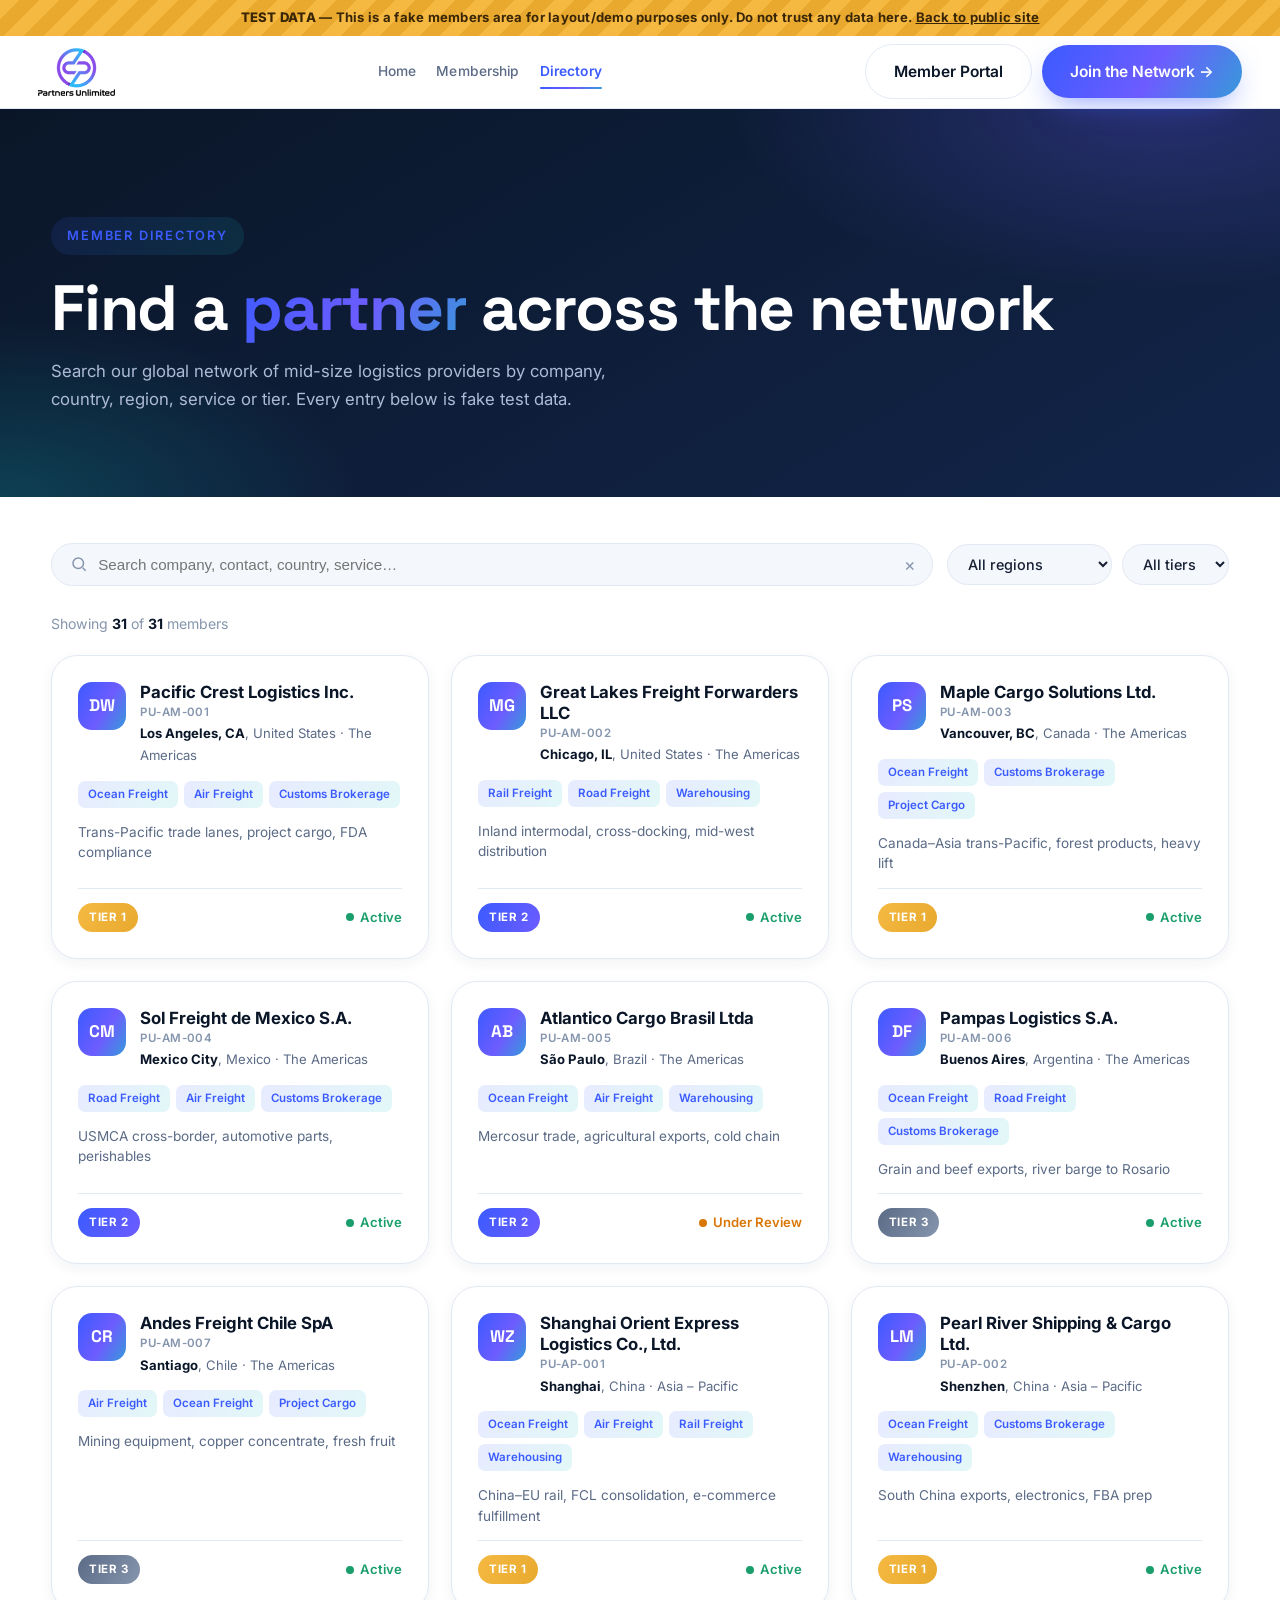
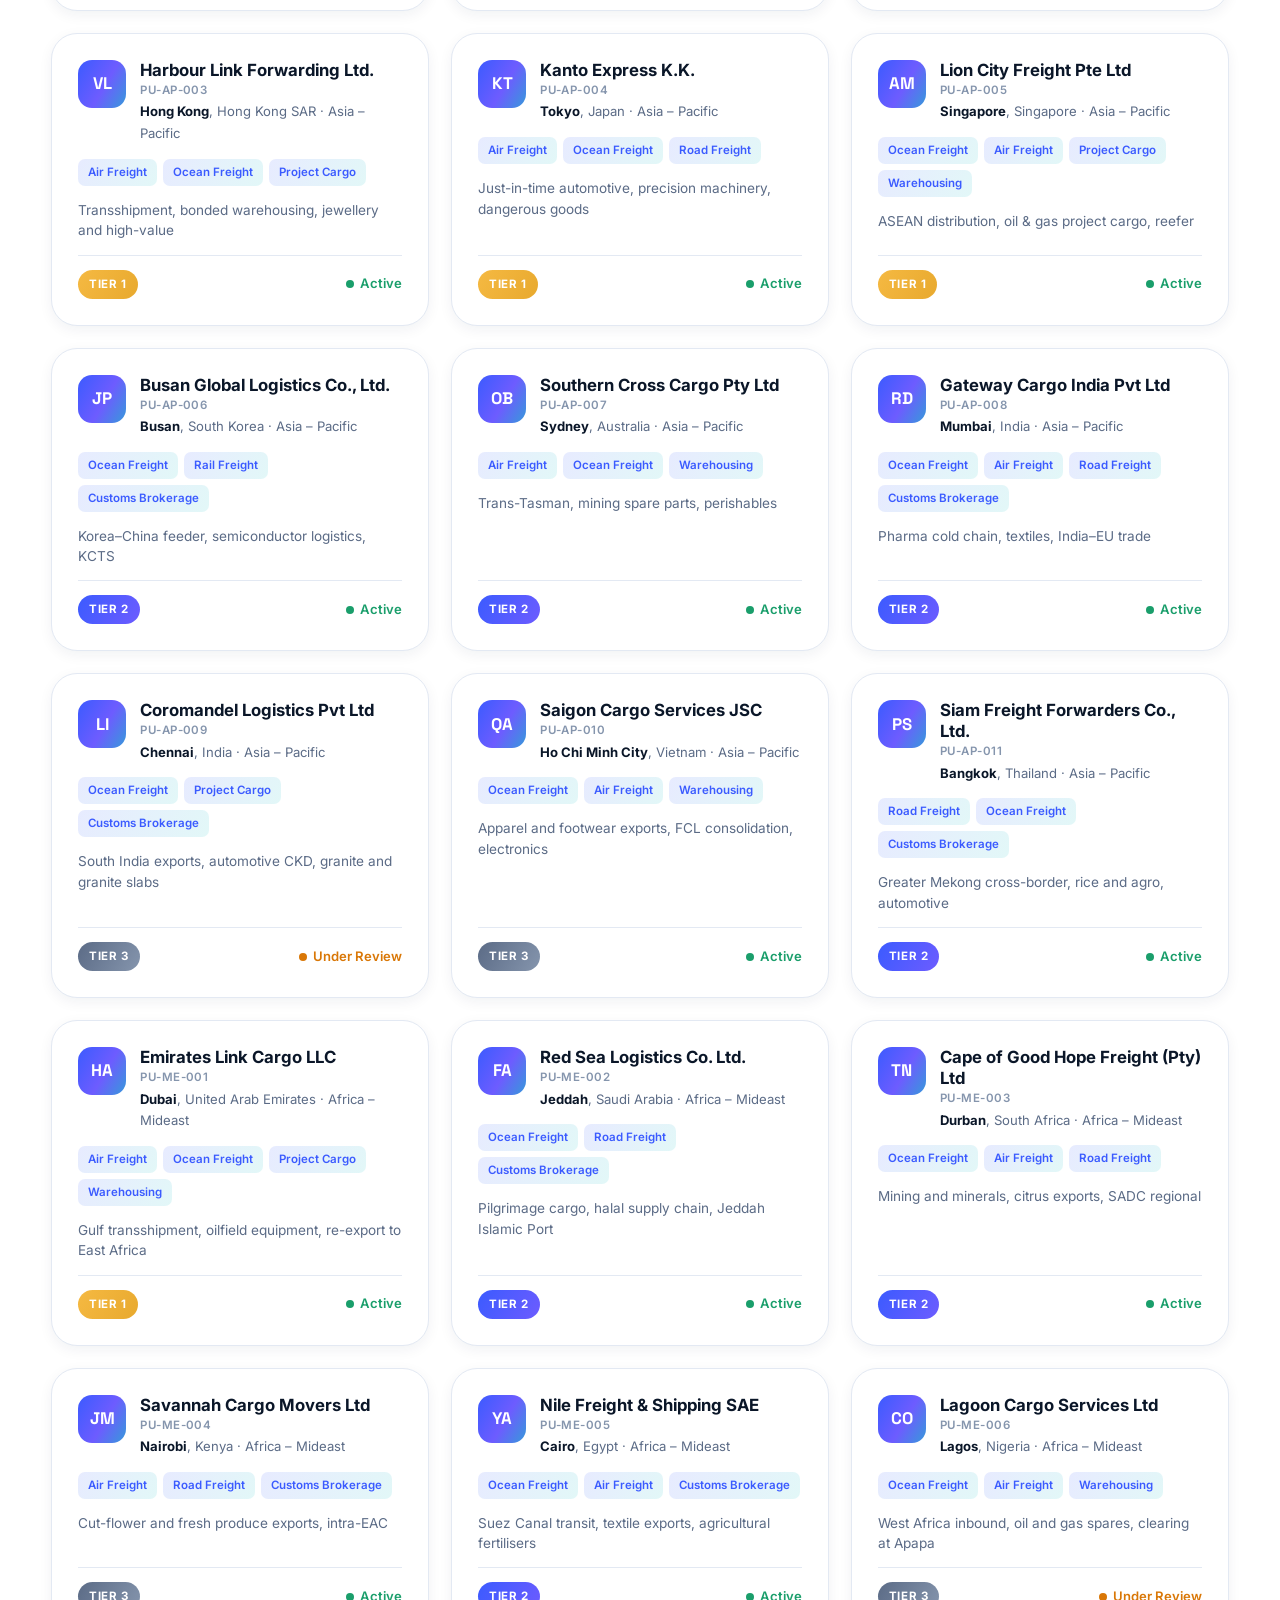
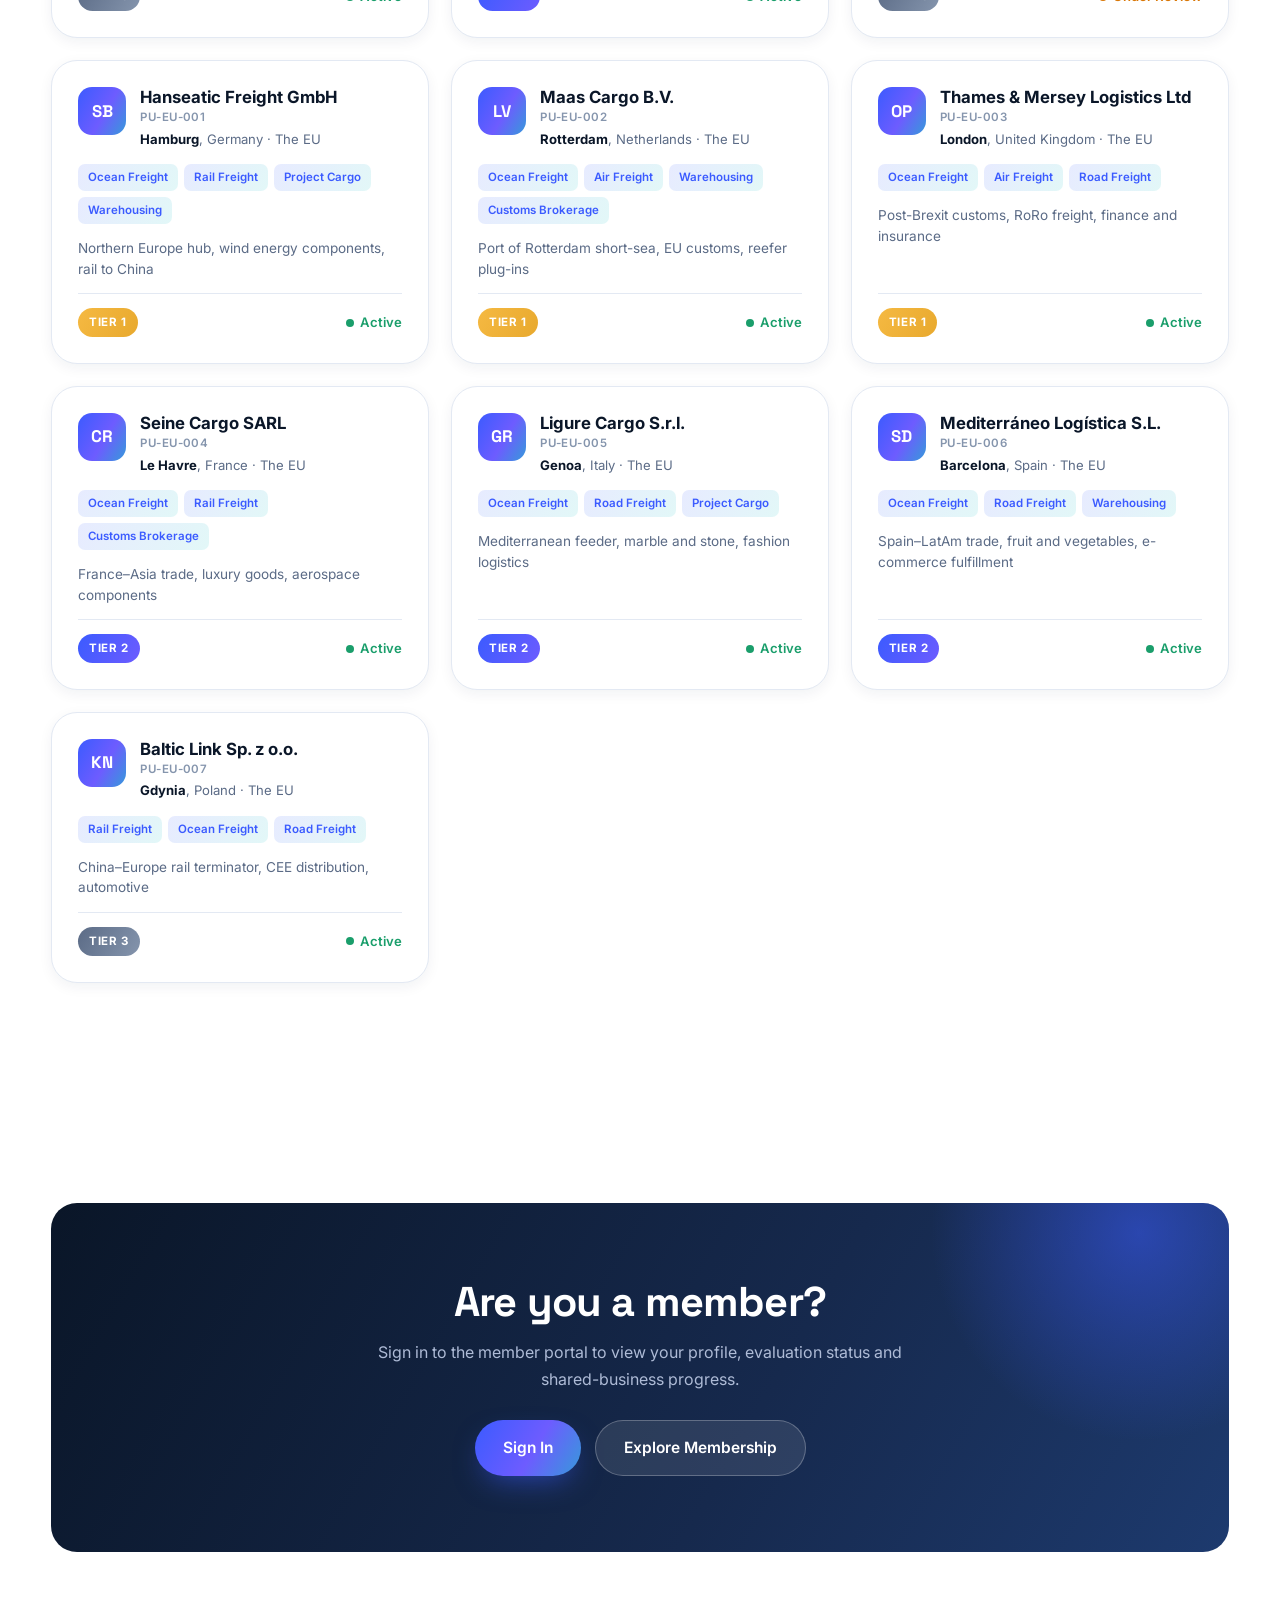
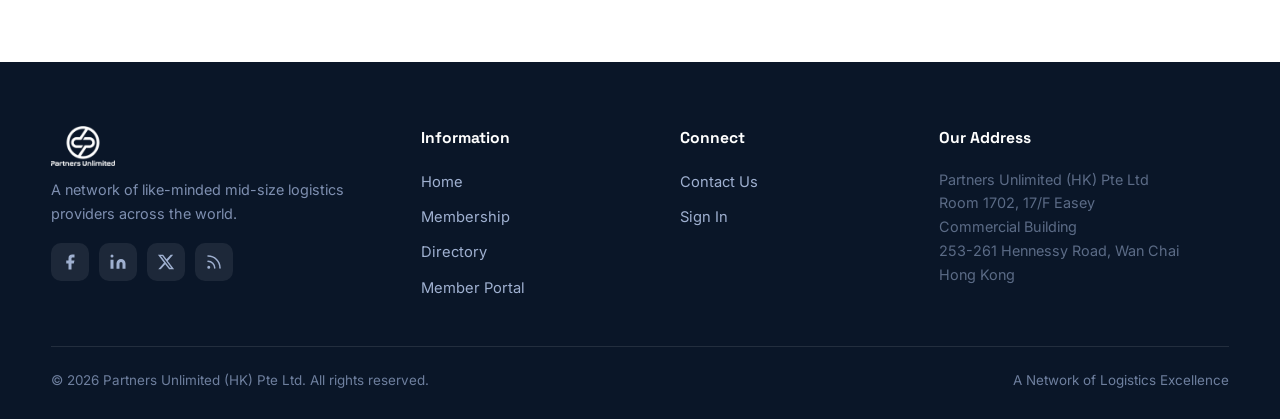
<file: members/member-directory.html>
<!DOCTYPE html>
<html lang="en">
<head>
<meta charset="UTF-8">
<meta name="viewport" content="width=device-width, initial-scale=1.0">
<title>Member Directory — Partners Unlimited</title>
<meta name="theme-color" content="#0a1628">
<meta name="robots" content="noindex">
<link rel="preconnect" href="https://fonts.googleapis.com"><link rel="preconnect" href="https://fonts.gstatic.com" crossorigin>
<link href="https://fonts.googleapis.com/css2?family=Inter:wght@400;500;600;700&family=Space+Grotesk:wght@500;600;700&display=swap" rel="stylesheet">
<link rel="stylesheet" href="../assets/styles.css">
<link rel="stylesheet" href="members.css">
<link rel="icon" href="data:image/svg+xml,<svg xmlns='http://www.w3.org/2000/svg' viewBox='0 0 100 100'><rect width='100' height='100' rx='22' fill='%233b5bff'/><text x='50' y='68' font-size='52' fill='white' text-anchor='middle' font-family='Arial' font-weight='bold'>PU</text></svg>">
</head>
<body>
<a class="skip-link" href="#main">Skip to main content</a>

<header class="nav">
  <div class="nav-inner">
    <a class="brand" href="../index.html" aria-label="Partners Unlimited home"><img src="../assets/img/logo.png" alt="Partners Unlimited logo" width="220" height="44"></a>
    <nav class="nav-links" id="navLinks">
      <a href="../index.html">Home</a><a href="../membership.html">Membership</a><a href="member-directory.html" class="active">Directory</a>
    </nav>
    <div class="nav-cta">
      <a class="btn btn-ghost" href="login.html">Member Portal</a>
      <a class="btn btn-primary" href="../contact.html">Join the Network →</a>
      <button class="burger" aria-label="Menu"><svg class="i" aria-hidden="true"><use href="../assets/icons.svg#menu"/></svg></button>
    </div>
  </div>
</header>

<main id="main">
  <section class="page-banner">
    <div class="wrap reveal">
      <span class="eyebrow">Member Directory</span>
      <h1 style="margin:18px 0 6px">Find a <span class="grad-text">partner</span> across the network</h1>
      <p>Search our global network of mid-size logistics providers by company, country, region, service or tier. Every entry below is fake test data.</p>
    </div>
  </section>

  <section style="padding-top:46px">
    <div class="wrap">
      <div class="dir-toolbar">
        <div class="dir-search">
          <svg viewBox="0 0 24 24" fill="none" stroke="currentColor" stroke-width="2" aria-hidden="true"><circle cx="11" cy="11" r="7"/><path d="m21 21-4-4"/></svg>
          <input type="search" id="dirSearch" placeholder="Search company, contact, country, service…" aria-label="Search members">
          <button class="clear" id="dirClear" aria-label="Clear search">×</button>
        </div>
        <div class="dir-filters">
          <select id="fRegion" aria-label="Filter by region"></select>
          <select id="fTier" aria-label="Filter by tier"></select>
        </div>
      </div>
      <div class="dir-meta" id="dirMeta"></div>
      <div class="dir-grid" id="dirGrid"></div>
    </div>
  </section>

  <section>
    <div class="wrap">
      <div class="cta-band reveal">
        <h2>Are you a member?</h2>
        <p>Sign in to the member portal to view your profile, evaluation status and shared-business progress.</p>
        <div style="display:flex;gap:14px;justify-content:center;flex-wrap:wrap">
          <a class="btn btn-primary" href="login.html">Sign In</a>
          <a class="btn btn-ghost" style="background:rgba(255,255,255,.1);color:#fff;border-color:rgba(255,255,255,.25)" href="../membership.html">Explore Membership</a>
        </div>
      </div>
    </div>
  </section>
</main>

<footer>
  <div class="wrap">
    <div class="foot-grid">
      <div class="foot-brand">
        <img class="foot-logo" src="../assets/img/logo.png" alt="" width="200" height="40" aria-hidden="true"><p>A network of like-minded mid-size logistics providers across the world.</p><div class="socials" style="margin-top:18px"><a href="#" aria-label="Facebook"><svg class="i" aria-hidden="true"><use href="../assets/icons.svg#facebook"/></svg></a><a href="#" aria-label="Social"><svg class="i" aria-hidden="true"><use href="../assets/icons.svg#linkedin"/></svg></a><a href="#" aria-label="X"><svg class="i" aria-hidden="true"><use href="../assets/icons.svg#twitter"/></svg></a><a href="#" aria-label="Feed"><svg class="i" aria-hidden="true"><use href="../assets/icons.svg#rss"/></svg></a></div></div>
      <div><h5>Information</h5><ul><li><a href="../index.html">Home</a></li><li><a href="../membership.html">Membership</a></li><li><a href="member-directory.html">Directory</a></li><li><a href="login.html">Member Portal</a></li></ul></div>
      <div><h5>Connect</h5><ul><li><a href="../contact.html">Contact Us</a></li><li><a href="login.html">Sign In</a></li></ul></div>
      <div><h5>Our Address</h5><p style="font-size:.9rem">Partners Unlimited (HK) Pte Ltd<br>Room 1702, 17/F Easey Commercial Building<br>253-261 Hennessy Road, Wan Chai<br>Hong Kong</p></div>
    </div>
    <div class="foot-bottom"><span>© 2026 Partners Unlimited (HK) Pte Ltd. All rights reserved.</span><span>A Network of Logistics Excellence</span></div>
  </div>
</footer>

<script src="../assets/app.js"></script>
<script src="data.js"></script>
<script src="members.js"></script>
</body>
</html>
</file>
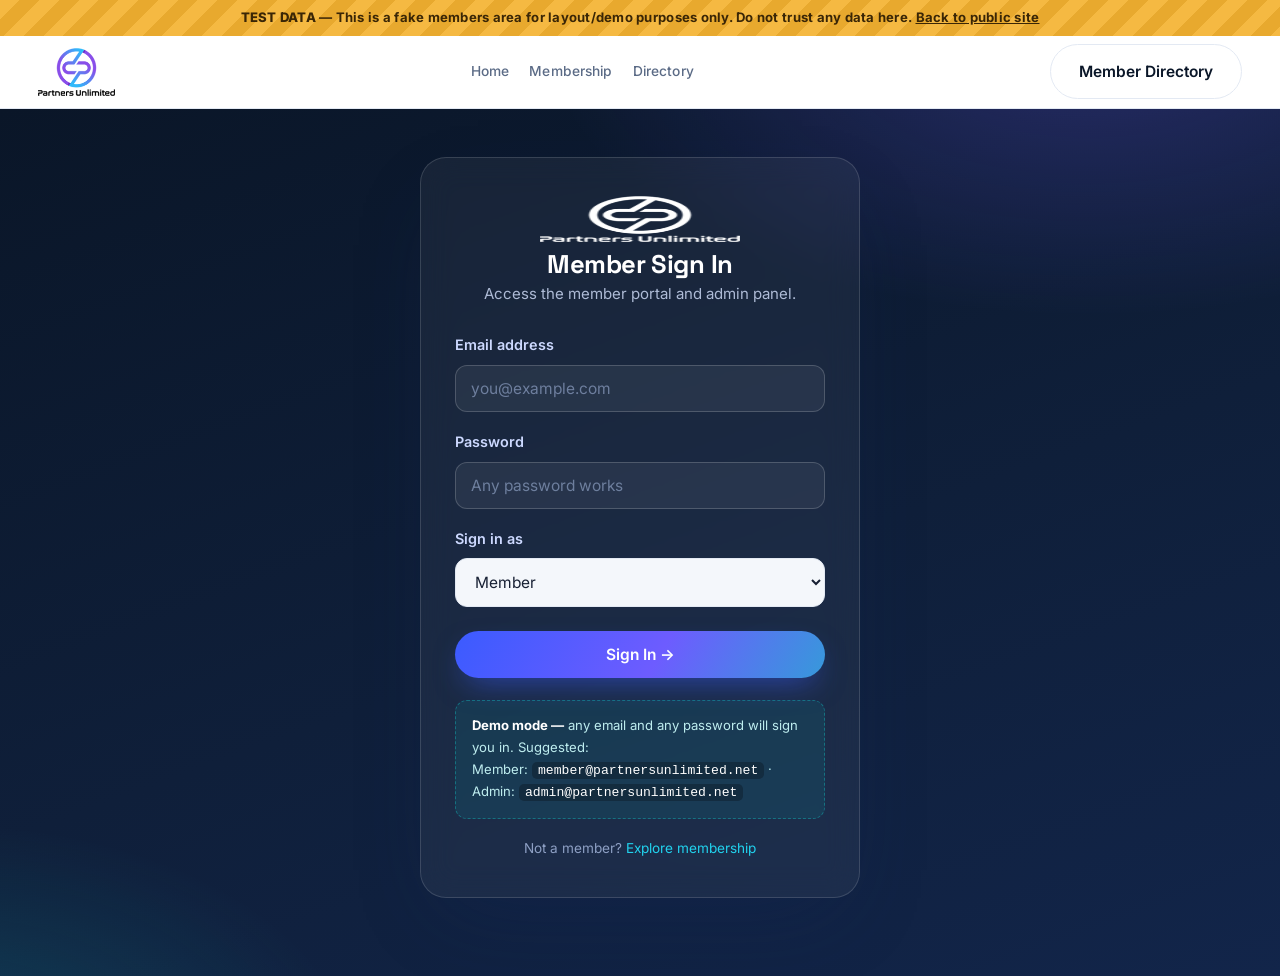
<file: members/member-portal.html>
<!DOCTYPE html>
<html lang="en">
<head>
<meta charset="UTF-8">
<meta name="viewport" content="width=device-width, initial-scale=1.0">
<title>Member Portal — Partners Unlimited</title>
<meta name="theme-color" content="#0a1628">
<meta name="robots" content="noindex">
<link rel="preconnect" href="https://fonts.googleapis.com"><link rel="preconnect" href="https://fonts.gstatic.com" crossorigin>
<link href="https://fonts.googleapis.com/css2?family=Inter:wght@400;500;600;700&family=Space+Grotesk:wght@500;600;700&display=swap" rel="stylesheet">
<link rel="stylesheet" href="../assets/styles.css">
<link rel="stylesheet" href="members.css">
<link rel="icon" href="data:image/svg+xml,<svg xmlns='http://www.w3.org/2000/svg' viewBox='0 0 100 100'><rect width='100' height='100' rx='22' fill='%233b5bff'/><text x='50' y='68' font-size='52' fill='white' text-anchor='middle' font-family='Arial' font-weight='bold'>PU</text></svg>">
</head>
<body>
<a class="skip-link" href="#main">Skip to main content</a>

<header class="nav">
  <div class="nav-inner">
    <a class="brand" href="../index.html" aria-label="Partners Unlimited home"><img src="../assets/img/logo.png" alt="Partners Unlimited logo" width="220" height="44"></a>
    <nav class="nav-links" id="navLinks">
      <a href="../index.html">Home</a><a href="../membership.html">Membership</a><a href="member-directory.html">Directory</a><a href="member-portal.html" class="active">Portal</a><a href="admin-panel.html">Admin</a>
    </nav>
    <div class="nav-cta">
      <button class="burger" aria-label="Menu"><svg class="i" aria-hidden="true"><use href="../assets/icons.svg#menu"/></svg></button>
    </div>
  </div>
</header>

<div class="member-topbar" id="topbar"></div>

<main id="main">
  <section style="padding:46px 0 10px">
    <div class="wrap">
      <div class="portal-welcome">
        <span class="eyebrow">Member Portal</span>
        <h1 style="margin:14px 0 0">Welcome back, <span class="grad-text" id="welcomeName">Member</span></h1>
        <p id="welcomeCompany">—</p>
      </div>
    </div>
  </section>

  <section style="padding-top:20px">
    <div class="wrap">
      <div class="metric-grid">
        <div class="metric" id="metricScore"></div>
        <div class="metric" id="metricShared"></div>
        <div class="metric" id="metricTier"></div>
        <div class="metric" id="metricDebt"></div>
        <div class="metric" id="metricVsAvg"></div>
        <div class="metric" id="metricJoined"></div>
      </div>

      <div class="profile-grid">
        <div class="pblock">
          <h3><span class="ic"><svg viewBox="0 0 24 24" fill="none" stroke="currentColor" stroke-width="2"><path d="M12 12a4 4 0 1 0 0-8 4 4 0 0 0 0 8Z"/><path d="M4 20a8 8 0 0 1 16 0"/></svg></span> Contact &amp; Company</h3>
          <div class="kv-list" id="kvCore"></div>
          <h3 style="margin-top:30px"><span class="ic"><svg viewBox="0 0 24 24" fill="none" stroke="currentColor" stroke-width="2"><path d="M3 7h18M3 12h18M3 17h12"/></svg></span> Business Profile</h3>
          <div class="kv-list" id="kvBiz"></div>
        </div>
        <div class="pblock">
          <h3><span class="ic"><svg viewBox="0 0 24 24" fill="none" stroke="currentColor" stroke-width="2"><path d="M9 12l2 2 4-4"/><circle cx="12" cy="12" r="9"/></svg></span> Membership Status</h3>
          <div class="kv-list" id="kvStatus"></div>
          <p class="muted" style="font-size:.84rem;margin-top:18px">Evaluation scores and shared-business percentages are updated annually after the AGM. This is fake test data.</p>
        </div>
      </div>
    </div>
  </section>
</main>

<footer>
  <div class="wrap">
    <div class="foot-bottom" style="border-top:none;margin-top:0;padding-top:0">
      <span>© 2026 Partners Unlimited (HK) Pte Ltd. All rights reserved.</span>
      <span>Member Portal — Test Data</span>
    </div>
  </div>
</footer>

<script src="data.js"></script>
<script src="members.js"></script>
</body>
</html>
</file>
<file: assets/styles.css>
/* ============================================================
   Partners Unlimited — Modern 2026 SaaS Design System
   Compliant with Web Interface Guidelines
   ============================================================ */
:root{
  --ink:#0a1628;
  --ink-2:#0f1f3a;
  --ink-soft:#1e2f52;
  --primary:#3b5bff;
  --primary-2:#6d5cff;
  --accent:#12c2c2;
  --accent-2:#22d3ee;
  --gold:#f5b942;
  --bg:#ffffff;
  --bg-soft:#f4f7fb;
  --bg-mist:#eef2f9;
  --line:#e3e9f3;
  --text:#172033;
  --text-soft:#5b6b86;
  --muted:#8595ad;
  --white:#ffffff;
  --radius:18px;
  --radius-lg:26px;
  --shadow-sm:0 4px 14px rgba(16,32,70,.06);
  --shadow:0 18px 50px -18px rgba(20,40,90,.22);
  --shadow-lg:0 30px 80px -30px rgba(20,40,90,.35);
  --grad:linear-gradient(120deg,#3b5bff 0%,#6d5cff 55%,#12c2c2 130%);
  --grad-soft:linear-gradient(120deg,rgba(59,91,255,.12),rgba(18,194,194,.12));
  --ring:0 0 0 3px rgba(59,91,255,.35);
  --ease:cubic-bezier(.22,.61,.36,1);
  scroll-behavior:smooth;
}
html{scroll-behavior:smooth;-webkit-text-size-adjust:100%}
*{box-sizing:border-box;margin:0;padding:0}
body{
  font-family:"Inter",ui-sans-serif,system-ui,-apple-system,"Segoe UI",Roboto,Helvetica,Arial,sans-serif;
  color:var(--text);background:var(--bg);line-height:1.65;font-size:16px;
  -webkit-font-smoothing:antialiased;overflow-x:hidden;
}
img{max-width:100%;display:block}
svg{display:block}
.i{width:24px;height:24px;flex:0 0 auto}
.i-sm{width:14px;height:14px}
.i-lg{width:40px;height:40px}
a{color:inherit;text-decoration:none}
button{font-family:inherit;cursor:pointer;border:none;background:none;color:inherit}
ul{list-style:none}
h1,h2,h3,h4{font-family:"Space Grotesk","Inter",sans-serif;line-height:1.12;color:var(--ink);letter-spacing:-.02em;text-wrap:balance;scroll-margin-top:90px}
h1{font-size:clamp(2.3rem,5.2vw,4rem);font-weight:700}
h2{font-size:clamp(1.75rem,3.4vw,2.6rem);font-weight:700}
h3{font-size:clamp(1.2rem,1.9vw,1.45rem);font-weight:600}
p{color:var(--text-soft);text-wrap:pretty}

/* Focus — visible keyboard focus everywhere */
a:focus-visible,button:focus-visible,input:focus-visible,textarea:focus-visible,[tabindex]:focus-visible{
  outline:none;border-radius:8px;box-shadow:var(--ring);
}

.wrap{width:min(1180px,92%);margin-inline:auto}
section{padding:clamp(64px,9vw,110px) 0}
.eyebrow{
  display:inline-flex;align-items:center;gap:10px;font-weight:600;font-size:.8rem;
  letter-spacing:.14em;text-transform:uppercase;color:var(--primary);
  background:var(--grad-soft);padding:8px 16px;border-radius:100px;
}
.grad-text{background:var(--grad);-webkit-background-clip:text;background-clip:text;color:transparent}
.center{text-align:center}
.muted{color:var(--muted)}
.skip-link{position:absolute;left:-999px;top:8px;z-index:100;background:var(--ink);color:#fff;padding:10px 18px;border-radius:10px;font-weight:600}
.skip-link:focus{left:16px}

/* ---------- Buttons ---------- */
.btn{
  display:inline-flex;align-items:center;gap:10px;font-weight:600;font-size:.97rem;
  padding:14px 28px;border-radius:100px;transition:transform .25s var(--ease),box-shadow .25s var(--ease),background-color .25s,border-color .25s,color .25s;white-space:nowrap;touch-action:manipulation;
}
.btn-primary{color:#fff;background:var(--grad);box-shadow:0 12px 30px -10px rgba(59,91,255,.6)}
.btn-primary:hover{transform:translateY(-3px);box-shadow:0 18px 40px -12px rgba(59,91,255,.7)}
.btn-ghost{color:var(--ink);background:#fff;border:1px solid var(--line)}
.btn-ghost:hover{border-color:var(--primary);color:var(--primary);transform:translateY(-2px)}
.btn-dark{color:#fff;background:var(--ink)}
.btn-dark:hover{background:var(--ink-2);transform:translateY(-2px)}

/* ---------- Header / Nav ---------- */
header.nav{
  position:sticky;top:0;z-index:60;background:rgba(255,255,255,.85);
  backdrop-filter:blur(16px);-webkit-backdrop-filter:blur(16px);
  border-bottom:1px solid var(--line);
}
.nav-inner{display:flex;align-items:center;justify-content:space-between;height:72px;width:min(1220px,94%);margin-inline:auto;gap:18px}
.brand{display:flex;align-items:center;gap:11px;font-family:"Space Grotesk",sans-serif;font-weight:700;font-size:1.1rem;color:var(--ink);min-width:0;flex:0 0 auto}
.brand img{height:48px;width:auto}
.nav-links{display:flex;align-items:center;gap:2px;flex:1 1 auto;justify-content:center;min-width:0}
.nav-links a{position:relative;font-size:.86rem;font-weight:500;color:var(--text-soft);padding:7px 9px;border-radius:10px;white-space:nowrap;letter-spacing:.01em;transition:background-color .2s,color .2s}
.nav-links a:hover{color:var(--primary);background:var(--bg-mist)}
.nav-links a.active{color:var(--primary);background:transparent;font-weight:600}
.nav-links a.active::after{content:"";position:absolute;left:9px;right:9px;bottom:1px;height:2px;border-radius:2px;background:var(--grad)}
.nav-cta{display:flex;gap:10px;align-items:center}
.burger{display:none;color:var(--ink);line-height:1}
.burger svg{width:26px;height:26px}
@media(max-width:980px){
  .nav-links,.nav-cta .btn-ghost{display:none}
  .burger{display:block}
  .nav-links.open{display:flex;flex-direction:column;position:absolute;top:74px;left:0;right:0;background:#fff;border-bottom:1px solid var(--line);padding:12px;gap:2px;align-items:stretch;box-shadow:var(--shadow)}
  .nav-links.open a{padding:13px 16px}
}

/* ---------- Hero ---------- */
.hero{
  position:relative;overflow:hidden;background:
    radial-gradient(1100px 520px at 82% -12%,rgba(109,92,255,.28),transparent 60%),
    radial-gradient(900px 500px at -5% 8%,rgba(18,194,194,.24),transparent 55%),
    linear-gradient(160deg,#0a1628 0%,#0f1f3a 55%,#12254a 100%);
  color:#fff;padding:clamp(72px,10vw,120px) 0 clamp(64px,8vw,100px);
}
.hero .eyebrow{color:#cdd9ff;background:rgba(255,255,255,.08);border:1px solid rgba(255,255,255,.15)}
.hero h1{color:#fff}
.hero p{color:#aebbd6;max-width:560px;font-size:1.06rem}
.hero-grid{display:grid;grid-template-columns:1.05fr .95fr;gap:48px;align-items:center}
.hero-actions{display:flex;gap:14px;flex-wrap:wrap;margin-top:30px}
.hero-stats{display:flex;gap:38px;margin-top:44px;flex-wrap:wrap}
.hero-stats .num{font-family:"Space Grotesk";font-size:1.9rem;font-weight:700;color:#fff;font-variant-numeric:tabular-nums}
.hero-stats .lbl{font-size:.84rem;color:#8ea0c4}
@media(max-width:900px){.hero-grid{grid-template-columns:1fr}}

.hero-visual{position:relative;border-radius:var(--radius-lg);overflow:hidden;box-shadow:var(--shadow-lg);border:1px solid rgba(255,255,255,.18)}
.hero-visual img{width:100%;height:420px;object-fit:cover}
.hero-visual::after{content:"";position:absolute;inset:0;background:linear-gradient(180deg,transparent 55%,rgba(10,22,40,.55));pointer-events:none}
.hero-badge{
  position:absolute;left:22px;bottom:22px;z-index:2;display:flex;align-items:center;gap:12px;
  background:rgba(255,255,255,.12);backdrop-filter:blur(10px);-webkit-backdrop-filter:blur(10px);
  border:1px solid rgba(255,255,255,.22);border-radius:14px;padding:12px 16px;color:#fff;font-size:.9rem;font-weight:600;
}
.pulse-dot{width:10px;height:10px;border-radius:50%;background:var(--accent);flex:0 0 auto}
@media(prefers-reduced-motion:no-preference){.pulse-dot{animation:pulse 2.2s infinite}}
@keyframes pulse{0%{box-shadow:0 0 0 0 rgba(18,194,194,.6)}70%{box-shadow:0 0 0 14px rgba(18,194,194,0)}100%{box-shadow:0 0 0 0 rgba(18,194,194,0)}}

/* ---------- Bento features ---------- */
.bento{display:grid;grid-template-columns:repeat(12,1fr);gap:22px}
.bento .card{background:#fff;border:1px solid var(--line);border-radius:var(--radius-lg);padding:30px;box-shadow:var(--shadow-sm);transition:transform .3s var(--ease),box-shadow .3s var(--ease)}
.bento .card:hover{transform:translateY(-6px);box-shadow:var(--shadow)}
.bento .icon{width:50px;height:50px;border-radius:14px;display:grid;place-items:center;background:var(--grad-soft);color:var(--primary);margin-bottom:18px}
.bento .icon svg{width:26px;height:26px}
.card-accent .icon{background:rgba(255,255,255,.18);color:#fff}
.span-6{grid-column:span 6}.span-4{grid-column:span 4}.span-3{grid-column:span 3}.span-12{grid-column:span 12}
@media(max-width:900px){.span-6,.span-4,.span-3{grid-column:span 12}}
.card-accent{background:linear-gradient(135deg,#3b5bff,#6d5cff)!important;color:#fff;border:none!important}
.card-accent h3,.card-accent p{color:#fff}

/* ---------- Section header ---------- */
.sec-head{max-width:680px;margin:0 auto 52px;text-align:center}
.sec-head p{margin-top:14px;font-size:1.04rem}

/* ---------- Steps ---------- */
.steps{display:grid;grid-template-columns:repeat(4,1fr);gap:20px;counter-reset:step}
.step{position:relative;background:#fff;border:1px solid var(--line);border-radius:var(--radius);padding:28px 24px;box-shadow:var(--shadow-sm)}
.step::before{counter-increment:step;content:"0"counter(step);font-family:"Space Grotesk";font-weight:700;font-size:2.2rem;color:transparent;-webkit-text-stroke:1.5px var(--primary);opacity:.55}
.step h3{margin:8px 0 10px;font-size:1.1rem}
@media(max-width:900px){.steps{grid-template-columns:1fr 1fr}}
@media(max-width:560px){.steps{grid-template-columns:1fr}}

/* ---------- Pricing tiers ---------- */
.tiers{display:grid;grid-template-columns:repeat(3,1fr);gap:22px;align-items:stretch}
.tier{background:#fff;border:1px solid var(--line);border-radius:var(--radius-lg);padding:34px 28px;box-shadow:var(--shadow-sm);display:flex;flex-direction:column;transition:transform .3s var(--ease),box-shadow .3s var(--ease);position:relative}
.tier:hover{transform:translateY(-6px);box-shadow:var(--shadow)}
.tier.featured{border:2px solid var(--primary);background:linear-gradient(180deg,#fbfcff,#fff)}
.tier .badge{position:absolute;top:-13px;left:28px;background:var(--grad);color:#fff;font-size:.7rem;font-weight:700;letter-spacing:.08em;text-transform:uppercase;padding:6px 14px;border-radius:100px}
.tier .name{font-weight:700;font-size:1.05rem;color:var(--primary)}
.tier .price{font-family:"Space Grotesk";font-size:2.1rem;font-weight:700;color:var(--ink);margin:10px 0;font-variant-numeric:tabular-nums}
.tier ul{margin:18px 0 26px;display:flex;flex-direction:column;gap:11px}
.tier li{display:flex;gap:10px;color:var(--text-soft);font-size:.94rem}
.tier li::before{content:"";flex:0 0 auto;width:16px;height:16px;margin-top:4px;border-radius:4px;background:var(--accent);-webkit-mask:url("data:image/svg+xml,%3Csvg xmlns='http://www.w3.org/2000/svg' viewBox='0 0 24 24' fill='none' stroke='black' stroke-width='3' stroke-linecap='round' stroke-linejoin='round'%3E%3Cpath d='M20 6 9 17l-5-5'/%3E%3C/svg%3E") center/contain no-repeat;mask:url("data:image/svg+xml,%3Csvg xmlns='http://www.w3.org/2000/svg' viewBox='0 0 24 24' fill='none' stroke='black' stroke-width='3' stroke-linecap='round' stroke-linejoin='round'%3E%3Cpath d='M20 6 9 17l-5-5'/%3E%3C/svg%3E") center/contain no-repeat}
.tier .btn{margin-top:auto}
@media(max-width:900px){.tiers{grid-template-columns:1fr;max-width:460px;margin-inline:auto}}

/* ---------- Content rows ---------- */
.row-list{display:flex;flex-direction:column}
.row-item{display:grid;grid-template-columns:56px 1fr;gap:18px;padding:26px 0;border-bottom:1px solid var(--line);align-items:start}
.row-item:last-child{border-bottom:none}
.row-num{font-family:"Space Grotesk";font-weight:700;font-size:1.5rem;color:var(--primary)}
.row-item h3{margin-bottom:8px}

/* ---------- Two-column ---------- */
.split{display:grid;grid-template-columns:1fr 1fr;gap:56px;align-items:center}
.split.rev{direction:rtl}
.split.rev>*{direction:ltr}
@media(max-width:900px){.split,.split.rev{grid-template-columns:1fr}}
.panel{background:var(--bg-soft);border:1px solid var(--line);border-radius:var(--radius-lg);padding:32px}
.panel-img{border-radius:var(--radius-lg);overflow:hidden;box-shadow:var(--shadow);border:1px solid var(--line)}
.panel-img img{width:100%;height:100%;object-fit:cover;min-height:320px}
.check-list{display:flex;flex-direction:column;gap:13px;margin-top:16px}
.check-list li{display:flex;gap:12px;align-items:flex-start;color:var(--text-soft)}
.check-list li b{color:var(--ink)}
.check-list .tic{flex:0 0 auto;width:24px;height:24px;border-radius:8px;background:var(--grad-soft);color:var(--primary);display:grid;place-items:center;margin-top:2px}
.check-list .tic svg{width:14px;height:14px}

/* ---------- Meetings ---------- */
.meet-grid{display:grid;grid-template-columns:1.2fr .8fr;gap:24px}
@media(max-width:900px){.meet-grid{grid-template-columns:1fr}}
.meet-card{background:#fff;border:1px solid var(--line);border-radius:var(--radius-lg);padding:32px;box-shadow:var(--shadow-sm)}
.tag{display:inline-block;font-size:.72rem;font-weight:700;letter-spacing:.1em;text-transform:uppercase;color:var(--primary);background:var(--grad-soft);padding:6px 12px;border-radius:8px;margin-bottom:14px}

/* ---------- CTA band ---------- */
.cta-band{position:relative;overflow:hidden;border-radius:var(--radius-lg);background:linear-gradient(120deg,#0a1628,#16294d 60%,#1d3a6e);color:#fff;padding:clamp(48px,6.5vw,76px);text-align:center}
.cta-band h2{color:#fff}
.cta-band p{color:#aebbd6;max-width:560px;margin:14px auto 28px}
.cta-band::before{content:"";position:absolute;width:420px;height:420px;border-radius:50%;background:radial-gradient(circle,rgba(59,91,255,.5),transparent 70%);top:-180px;right:-120px;pointer-events:none}

/* ---------- Contact ---------- */
.contact-grid{display:grid;grid-template-columns:.9fr 1.1fr;gap:36px}
@media(max-width:900px){.contact-grid{grid-template-columns:1fr}}
.info-card{background:var(--ink);color:#fff;border-radius:var(--radius-lg);padding:36px;position:relative;overflow:hidden}
.info-card::after{content:"";position:absolute;width:260px;height:260px;border-radius:50%;background:radial-gradient(circle,rgba(59,91,255,.4),transparent 70%);top:-120px;right:-100px;pointer-events:none}
.info-card h3{color:#fff}
.info-card .item{display:flex;gap:15px;padding:16px 0;border-bottom:1px solid rgba(255,255,255,.12);position:relative}
.info-card .item:last-child{border-bottom:none}
.info-card .ic{flex:0 0 auto;width:42px;height:42px;border-radius:12px;background:rgba(255,255,255,.1);display:grid;place-items:center;color:#cdd9ff}
.info-card .ic svg{width:20px;height:20px}
.info-card .lbl{font-size:.78rem;color:#8ea0c4;text-transform:uppercase;letter-spacing:.08em}
.info-card .val{color:#fff;font-weight:500}
.form-card{background:#fff;border:1px solid var(--line);border-radius:var(--radius-lg);padding:36px;box-shadow:var(--shadow-sm)}
.field{margin-bottom:18px}
.field label{display:block;font-weight:600;font-size:.9rem;margin-bottom:8px;color:var(--ink)}
.field input,.field textarea{width:100%;padding:13px 15px;border:1px solid var(--line);border-radius:12px;font-family:inherit;font-size:.97rem;background:var(--bg-soft);transition:border-color .2s,box-shadow .2s,background-color .2s;color:var(--text)}
.field input:focus,.field textarea:focus{outline:none;border-color:var(--primary);background:#fff;box-shadow:var(--ring)}
.field textarea{min-height:140px;resize:vertical}

/* ---------- Page banner ---------- */
.page-banner{position:relative;background:
  radial-gradient(700px 300px at 90% 0%,rgba(109,92,255,.26),transparent 60%),
  radial-gradient(600px 300px at 0% 100%,rgba(18,194,194,.22),transparent 60%),
  linear-gradient(150deg,#0a1628,#12254a);color:#fff;padding:clamp(72px,8.5vw,110px) 0 clamp(56px,6.5vw,86px)}
.page-banner h1{color:#fff}
.page-banner p{color:#aebbd6;max-width:620px;margin-top:14px;font-size:1.05rem}

/* ---------- Footer ---------- */
footer{background:var(--ink);color:#9fb0d0;padding:64px 0 28px}
.foot-grid{display:grid;grid-template-columns:1.5fr 1fr 1fr 1.3fr;gap:36px}
@media(max-width:900px){.foot-grid{grid-template-columns:1fr 1fr}}
@media(max-width:560px){.foot-grid{grid-template-columns:1fr}}
footer h5{font-family:"Space Grotesk";color:#fff;font-size:.98rem;margin-bottom:16px}
footer ul{display:flex;flex-direction:column;gap:9px}
footer a{color:#9fb0d0;font-size:.92rem;transition:color .2s}
footer a:hover{color:#fff}
.foot-brand .brand{color:#fff;margin-bottom:12px}
.foot-brand p{color:#7e8fb0;font-size:.9rem;max-width:300px}
.foot-logo{height:40px;width:auto;margin-bottom:12px;filter:brightness(0) invert(1)}
.foot-bottom{border-top:1px solid rgba(255,255,255,.1);margin-top:46px;padding-top:22px;display:flex;justify-content:space-between;flex-wrap:wrap;gap:12px;font-size:.84rem;color:#6e7f9e}
.socials{display:flex;gap:10px}
.socials a{width:38px;height:38px;border-radius:10px;background:rgba(255,255,255,.08);display:grid;place-items:center;color:#9fb0d0;transition:background-color .2s,transform .2s var(--ease),color .2s}
.socials a svg{width:18px;height:18px}
.socials a:hover{background:var(--primary);color:#fff;transform:translateY(-2px)}

/* ---------- Reveal ---------- */
.reveal{opacity:0;transform:translateY(24px);transition:opacity .7s var(--ease),transform .7s var(--ease)}
.reveal.in{opacity:1;transform:none}
@media(prefers-reduced-motion:reduce){.reveal{opacity:1;transform:none;transition:none}*{scroll-behavior:auto!important}}
</file>
<file: members/members.css>
/* ============================================================
   Partners Unlimited — Members area styles
   Extends assets/styles.css (loaded on every members/ page).
   ============================================================ */

/* ---------- Demo / test banner ---------- */
.demo-banner{
  position:sticky;top:0;z-index:70;
  background:repeating-linear-gradient(135deg,#f5b942,#f5b942 14px,#e8a92e 14px,#e8a92e 28px);
  color:#3a2606;font-size:.82rem;font-weight:700;letter-spacing:.02em;
  text-align:center;padding:7px 14px;
}
.demo-banner b{font-weight:800}
.demo-banner a{color:#3a2606;text-decoration:underline}
/* push the sticky header below the banner */
body.has-demo-banner header.nav{top:30px}

/* ---------- Members sub-nav (portal & admin) ---------- */
.member-topbar{
  background:var(--ink);color:#cdd9ff;
  border-bottom:1px solid rgba(255,255,255,.08);
}
.member-topbar-inner{
  display:flex;align-items:center;justify-content:space-between;
  gap:16px;height:60px;width:min(1220px,94%);margin-inline:auto;flex-wrap:wrap;
}
.member-topbar .who{display:flex;align-items:center;gap:12px;min-width:0}
.member-topbar .avatar{
  width:36px;height:36px;border-radius:50%;flex:0 0 auto;
  background:var(--grad);display:grid;place-items:center;color:#fff;font-weight:700;font-size:.9rem;
}
.member-topbar .who-name{font-weight:600;color:#fff;font-size:.95rem;line-height:1.2}
.member-topbar .who-role{color:#8ea0c4;font-size:.78rem}
.member-topbar .actions{display:flex;gap:8px;align-items:center;flex-wrap:wrap}
.member-topbar .role-pill{
  font-size:.74rem;font-weight:700;letter-spacing:.08em;text-transform:uppercase;
  background:rgba(18,194,194,.18);color:var(--accent-2);
  padding:5px 11px;border-radius:100px;border:1px solid rgba(18,194,194,.3);
}
.member-topbar .link-back{
  font-size:.85rem;color:#aebbd6;padding:7px 13px;border-radius:9px;
  border:1px solid rgba(255,255,255,.12);transition:background-color .2s,color .2s;
}
.member-topbar .link-back:hover{background:rgba(255,255,255,.08);color:#fff}
.member-topbar .btn-logout{
  font-size:.85rem;font-weight:600;color:#fff;background:rgba(255,255,255,.08);
  padding:7px 14px;border-radius:9px;border:1px solid rgba(255,255,255,.15);
}
.member-topbar .btn-logout:hover{background:rgba(255,90,90,.25);border-color:rgba(255,90,90,.5)}

/* ---------- Login screen ---------- */
.auth-wrap{
  min-height:calc(100vh - 72px);display:grid;place-items:center;padding:48px 0 80px;
  background:
    radial-gradient(900px 460px at 85% -8%,rgba(109,92,255,.26),transparent 60%),
    radial-gradient(760px 440px at -5% 110%,rgba(18,194,194,.2),transparent 55%),
    linear-gradient(160deg,#0a1628 0%,#0f1f3a 55%,#12254a 100%);
}
.auth-card{
  width:min(440px,92%);background:rgba(255,255,255,.05);
  border:1px solid rgba(255,255,255,.14);border-radius:var(--radius-lg);
  padding:38px 34px;backdrop-filter:blur(16px);-webkit-backdrop-filter:blur(16px);
  box-shadow:var(--shadow-lg);color:#fff;
}
.auth-card .auth-logo{display:flex;justify-content:center;margin-bottom:8px}
.auth-card .auth-logo img{height:46px;filter:brightness(0) invert(1)}
.auth-card h1{color:#fff;font-size:1.6rem;text-align:center;margin:6px 0 4px}
.auth-card .auth-sub{color:#aebbd6;text-align:center;font-size:.94rem;margin-bottom:26px}
.auth-card .field label{color:#cdd9ff}
.auth-card .field input{
  background:rgba(255,255,255,.06);border-color:rgba(255,255,255,.18);color:#fff;
}
.auth-card .field input::placeholder{color:#6e7f9e}
.auth-card .field input:focus{border-color:var(--accent-2);background:rgba(255,255,255,.09);box-shadow:0 0 0 3px rgba(18,194,194,.3)}
.auth-card .auth-err{
  display:none;background:rgba(255,90,90,.16);border:1px solid rgba(255,90,90,.4);
  color:#ffd0d0;font-size:.85rem;padding:10px 14px;border-radius:10px;margin-bottom:16px;
}
.auth-card .auth-err.show{display:block}
.auth-card .btn-primary{width:100%;justify-content:center;margin-top:6px}
.auth-hint{
  margin-top:22px;padding:14px 16px;border-radius:12px;
  background:rgba(18,194,194,.1);border:1px dashed rgba(18,194,194,.4);
  font-size:.82rem;color:#bfeef0;
}
.auth-hint b{color:#fff}
.auth-hint code{color:#fff;background:rgba(0,0,0,.25);padding:1px 6px;border-radius:5px;font-size:.82rem}
.auth-footer{text-align:center;margin-top:18px;font-size:.85rem;color:#8ea0c4}
.auth-footer a{color:var(--accent-2)}

/* ---------- Directory ---------- */
.dir-toolbar{
  display:flex;gap:14px;flex-wrap:wrap;align-items:center;justify-content:space-between;
  margin-bottom:26px;
}
.dir-search{
  flex:1 1 280px;display:flex;align-items:center;gap:10px;
  background:var(--bg-soft);border:1px solid var(--line);border-radius:100px;padding:4px 6px 4px 18px;
}
.dir-search:focus-within{border-color:var(--primary);background:#fff;box-shadow:var(--ring)}
.dir-search svg{width:18px;height:18px;color:var(--muted);flex:0 0 auto}
.dir-search input{border:none;background:none;flex:1;font-size:.95rem;color:var(--text);padding:8px 0}
.dir-search input:focus{outline:none}
.dir-search .clear{
  font-size:1.1rem;color:var(--muted);background:none;padding:6px 10px;border-radius:50%;line-height:1;
}
.dir-search .clear:hover{background:var(--bg-mist);color:var(--ink)}
.dir-filters{display:flex;gap:10px;flex-wrap:wrap}
.dir-filters select{
  font-family:inherit;font-size:.9rem;font-weight:500;color:var(--text);
  background:var(--bg-soft);border:1px solid var(--line);border-radius:100px;
  padding:10px 16px;cursor:pointer;
}
.dir-filters select:focus{outline:none;border-color:var(--primary);box-shadow:var(--ring)}
.dir-meta{color:var(--muted);font-size:.88rem;margin-bottom:20px}
.dir-meta b{color:var(--ink)}

.dir-grid{
  display:grid;grid-template-columns:repeat(auto-fill,minmax(330px,1fr));gap:22px;
}
.mcard{
  background:#fff;border:1px solid var(--line);border-radius:var(--radius-lg);
  padding:26px;box-shadow:var(--shadow-sm);transition:transform .3s var(--ease),box-shadow .3s var(--ease);
  display:flex;flex-direction:column;gap:14px;
}
.mcard:hover{transform:translateY(-5px);box-shadow:var(--shadow)}
.mcard-head{display:flex;align-items:flex-start;gap:14px}
.mcard-av{
  width:48px;height:48px;border-radius:14px;flex:0 0 auto;
  background:var(--grad);color:#fff;display:grid;place-items:center;
  font-family:"Space Grotesk";font-weight:700;font-size:1.05rem;
}
.mcard-co{font-weight:700;color:var(--ink);font-size:1.05rem;line-height:1.25}
.mcard-co .mcard-id{display:block;font-size:.72rem;color:var(--muted);font-weight:600;letter-spacing:.04em;margin-top:2px}
.mcard-loc{font-size:.82rem;color:var(--text-soft);margin-top:4px}
.mcard-loc b{color:var(--ink)}
.mcard-svc{display:flex;flex-wrap:wrap;gap:6px}
.mcard-svc .svc{
  font-size:.72rem;font-weight:600;color:var(--primary);
  background:var(--grad-soft);padding:4px 10px;border-radius:7px;
}
.mcard-spec{font-size:.85rem;color:var(--text-soft);line-height:1.5}
.mcard-foot{
  display:flex;justify-content:space-between;align-items:center;gap:10px;
  padding-top:14px;border-top:1px solid var(--line);margin-top:auto;
}
.tier-badge{font-size:.72rem;font-weight:700;letter-spacing:.05em;text-transform:uppercase;color:#fff;padding:5px 11px;border-radius:100px}
.tier-1{background:linear-gradient(120deg,#f5b942,#e8a92e)}
.tier-2{background:linear-gradient(120deg,#3b5bff,#6d5cff)}
.tier-3{background:linear-gradient(120deg,#5b6b86,#8595ad)}
.dp-active{color:#1a9e6b;font-weight:600;font-size:.82rem}
.dp-review{color:#d97706;font-weight:600;font-size:.82rem}
.dp-badge{display:inline-flex;align-items:center;gap:6px;font-size:.82rem}
.dp-badge .dot{width:8px;height:8px;border-radius:50%}
.dp-active .dot{background:#1a9e6b}.dp-review .dot{background:#d97706}

.empty-state{
  grid-column:1/-1;text-align:center;padding:60px 20px;color:var(--muted);
  background:var(--bg-soft);border:1px dashed var(--line);border-radius:var(--radius-lg);
}
.empty-state svg{width:42px;height:42px;color:var(--muted);margin:0 auto 14px}

/* ---------- Member portal (own profile) ---------- */
.portal-welcome{margin-bottom:30px}
.portal-welcome h1{font-size:2rem}
.portal-welcome p{margin-top:8px;font-size:1rem}

.metric-grid{display:grid;grid-template-columns:repeat(auto-fit,minmax(180px,1fr));gap:18px;margin-bottom:36px}
.metric{
  background:#fff;border:1px solid var(--line);border-radius:var(--radius);padding:22px;
  box-shadow:var(--shadow-sm);position:relative;overflow:hidden;
}
.metric .m-lbl{font-size:.78rem;text-transform:uppercase;letter-spacing:.08em;color:var(--muted);font-weight:600}
.metric .m-val{font-family:"Space Grotesk";font-weight:700;font-size:1.9rem;color:var(--ink);margin-top:6px;line-height:1}
.metric .m-sub{font-size:.8rem;color:var(--text-soft);margin-top:6px}
.metric .m-val.good{color:#1a9e6b}.metric .m-val.warn{color:#d97706}.metric .m-val.bad{color:#dc2626}

.profile-grid{display:grid;grid-template-columns:1.4fr 1fr;gap:24px}
@media(max-width:900px){.profile-grid{grid-template-columns:1fr}}
.pblock{
  background:#fff;border:1px solid var(--line);border-radius:var(--radius-lg);
  padding:28px;box-shadow:var(--shadow-sm);
}
.pblock h3{margin-bottom:18px;display:flex;align-items:center;gap:10px}
.pblock h3 .ic{width:34px;height:34px;border-radius:10px;background:var(--grad-soft);color:var(--primary);display:grid;place-items:center}
.pblock h3 .ic svg{width:18px;height:18px}
.kv-list{display:grid;grid-template-columns:1fr 1fr;gap:16px 24px}
@media(max-width:560px){.kv-list{grid-template-columns:1fr}}
.kv-list .k{font-size:.78rem;color:var(--muted);text-transform:uppercase;letter-spacing:.06em;font-weight:600}
.kv-list .v{color:var(--ink);font-weight:500;margin-top:3px;word-break:break-word}
.kv-list .v a{color:var(--primary)}

/* score bar */
.score-bar{margin-top:14px;height:8px;border-radius:100px;background:var(--bg-mist);overflow:hidden}
.score-bar > i{display:block;height:100%;background:var(--grad);border-radius:100px}

/* progress toward 60% shared-business goal */
.goal-track{margin-top:14px}
.goal-track .gt-head{display:flex;justify-content:space-between;font-size:.82rem;color:var(--text-soft);margin-bottom:6px}
.goal-track .gt-bar{height:10px;border-radius:100px;background:var(--bg-mist);overflow:hidden;position:relative}
.goal-track .gt-bar > i{display:block;height:100%;background:var(--grad);border-radius:100px}
.goal-track .gt-mark{position:absolute;top:-3px;bottom:-3px;width:2px;background:var(--gold);left:60%}

/* ---------- Admin panel ---------- */
.admin-stats{display:grid;grid-template-columns:repeat(auto-fit,minmax(180px,1fr));gap:18px;margin-bottom:34px}
.admin-table-wrap{
  background:#fff;border:1px solid var(--line);border-radius:var(--radius-lg);
  box-shadow:var(--shadow-sm);overflow:hidden;
}
.admin-toolbar{
  display:flex;gap:12px;flex-wrap:wrap;align-items:center;justify-content:space-between;
  padding:18px 22px;border-bottom:1px solid var(--line);background:var(--bg-soft);
}
.admin-toolbar .dir-search{flex:1 1 240px;background:#fff}
.admin-table-scroll{overflow-x:auto}
table.admin-tbl{width:100%;border-collapse:collapse;font-size:.88rem;min-width:880px}
table.admin-tbl th{
  text-align:left;font-size:.74rem;text-transform:uppercase;letter-spacing:.07em;
  color:var(--muted);font-weight:700;padding:14px 16px;border-bottom:1px solid var(--line);white-space:nowrap;
  background:#fff;position:sticky;top:0;
}
table.admin-tbl td{padding:13px 16px;border-bottom:1px solid var(--line);color:var(--text);vertical-align:middle}
table.admin-tbl tr:last-child td{border-bottom:none}
table.admin-tbl tbody tr{transition:background-color .15s}
table.admin-tbl tbody tr:hover{background:var(--bg-soft)}
table.admin-tbl .co-cell{font-weight:600;color:var(--ink)}
table.admin-tbl .co-cell small{display:block;font-size:.72rem;color:var(--muted);font-weight:600;margin-top:2px}
table.admin-tbl .score-cell{font-family:"Space Grotesk";font-weight:700;color:var(--ink)}
.mini-bar{width:60px;height:6px;border-radius:100px;background:var(--bg-mist);display:inline-block;margin-left:8px;vertical-align:middle;overflow:hidden}
.mini-bar > i{display:block;height:100%;background:var(--grad)}
.row-act{font-size:.8rem;color:var(--primary);font-weight:600;padding:5px 10px;border-radius:8px;border:1px solid var(--line);background:#fff}
.row-act:hover{border-color:var(--primary);background:var(--grad-soft)}
.admin-footer{padding:16px 22px;border-top:1px solid var(--line);font-size:.82rem;color:var(--muted);display:flex;justify-content:space-between;flex-wrap:wrap;gap:8px}

/* region distribution bars */
.region-dist{display:flex;flex-direction:column;gap:14px}
.region-dist .rd-row{}
.region-dist .rd-head{display:flex;justify-content:space-between;font-size:.85rem;margin-bottom:6px}
.region-dist .rd-head b{color:var(--ink)}
.region-dist .rd-head span{color:var(--muted)}
.region-dist .rd-bar{height:9px;border-radius:100px;background:var(--bg-mist);overflow:hidden}
.region-dist .rd-bar > i{display:block;height:100%;background:var(--grad);border-radius:100px}

/* modal-ish member detail (admin) */
.detail-pop{position:fixed;inset:0;background:rgba(10,22,40,.55);backdrop-filter:blur(4px);z-index:90;display:none;align-items:center;justify-content:center;padding:20px}
.detail-pop.show{display:flex}
.detail-pop .detail-card{
  width:min(560px,100%);max-height:88vh;overflow:auto;background:#fff;border-radius:var(--radius-lg);
  box-shadow:var(--shadow-lg);padding:30px;
}
.detail-pop .detail-close{float:right;font-size:1.4rem;color:var(--muted);line-height:1}
.detail-pop h3{margin:0 0 4px}
.detail-pop .detail-id{font-size:.78rem;color:var(--muted);font-weight:600;letter-spacing:.04em;margin-bottom:18px}
</file>
